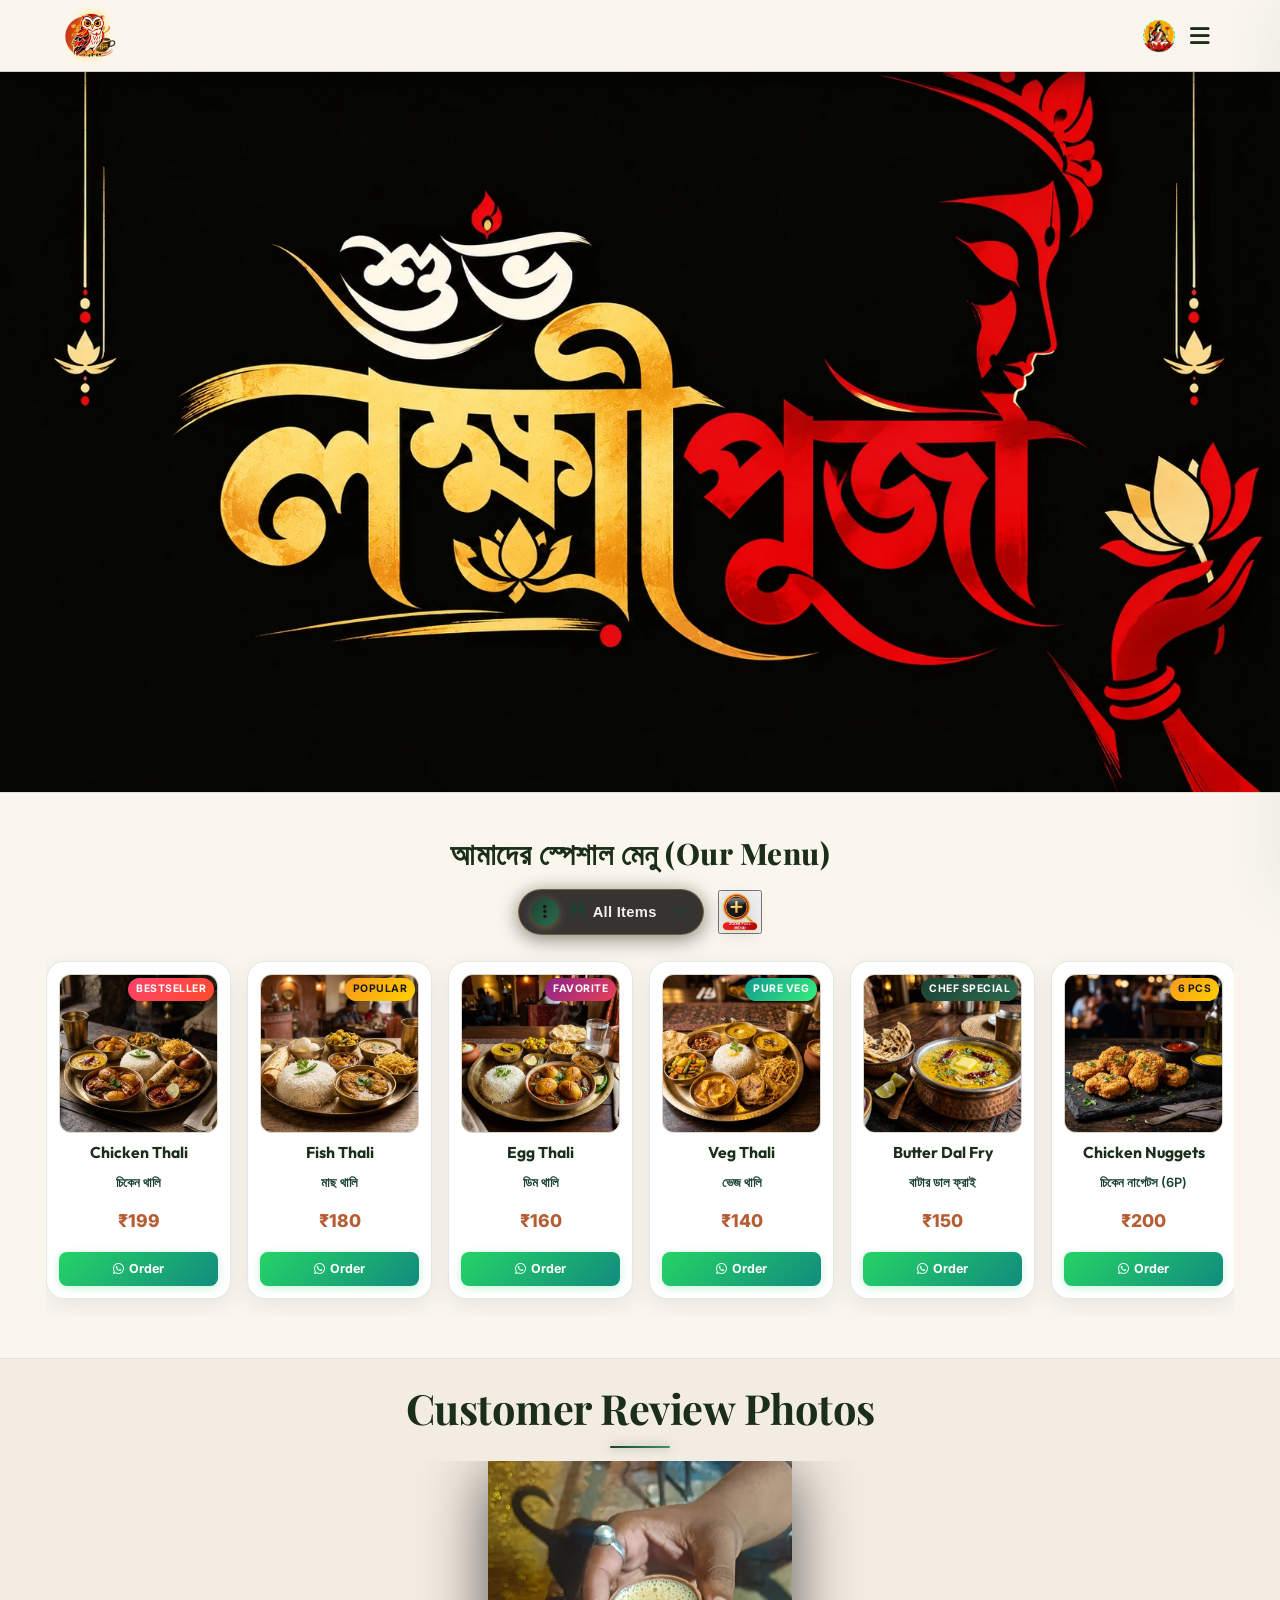
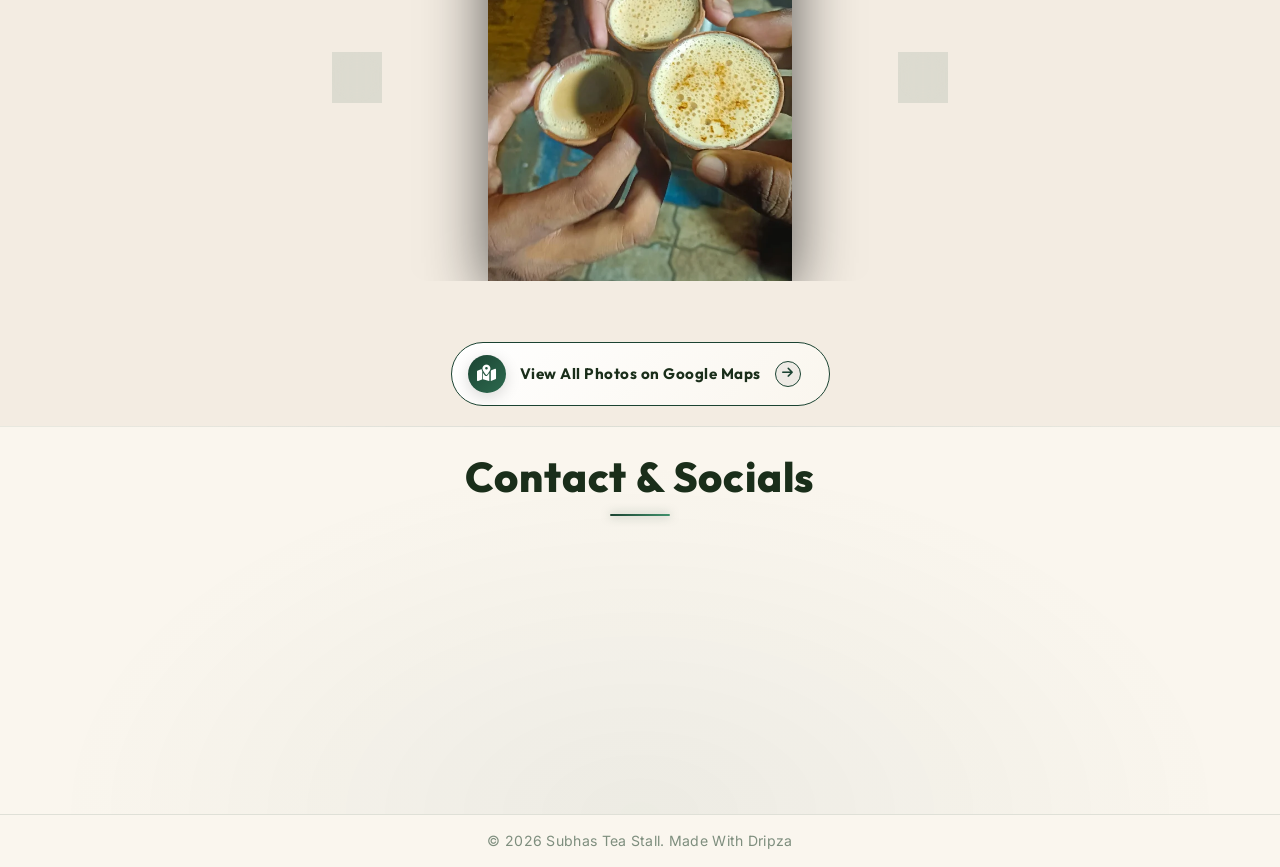
<file: index.html>
﻿<!DOCTYPE html>
<html lang="bn">
<head>
    <meta charset="UTF-8">
    <meta name="viewport" content="width=device-width, initial-scale=1.0">
    <title>Subhas Tea Stall</title>
    <link rel="icon" type="image/png" href="assets/subhas-tea-stall-logo.webp">
    <link href="https://fonts.googleapis.com/css2?family=Playfair+Display:wght@400;600;700;800&family=Outfit:wght@300;400;600;800&family=Inter:wght@300;400;500;600&display=swap" rel="stylesheet">
    <link rel="stylesheet" href="https://cdnjs.cloudflare.com/ajax/libs/font-awesome/6.4.0/css/all.min.css">
    <link rel="stylesheet" href="styles.css?v=1.3">
</head>
<body class="no-scroll">
    <!-- Preloader Screen -->
    <div id="preloader">
        <div class="preloader-content">
            <h1 class="preloader-title">Welcome to <br><span class="highlight">Subhas Tea Stall</span></h1>
            <div class="preloader-loader">
                <div class="loader-bar"></div>
            </div>
        </div>
    </div>
    <!-- Navbar -->
    <nav class="navbar">
        <div class="logo-container">
            <img src="assets/subhas-tea-stall-logo.webp" alt="Subhas Tea Stall Logo" class="logo-brand-img">
            <div class="logo-text-wrapper">
                <span class="animated-football-header" title="Mahalaya Special">
                    <img src="assets/lakshmi_puja_web_run_icon.webp" alt="Mahalaya Run Icon" style="object-fit: contain; filter: drop-shadow(0 0 5px rgba(255, 215, 0, 0.6));">
                </span>
                <span class="logo-text">Subhas Tea Stall</span>
            </div>
        </div>
        <span class="rath-yatra-header-text">শুভ লক্ষ্মীপূজা</span>
        <ul class="nav-links">
            <li><a href="#home">Home</a></li>
            <li><a href="#menu">Menu</a></li>
            <li><a href="#reviews">Reviews</a></li>
            <li><a href="#contact">Contact</a></li>
        </ul>
        <div class="navbar-actions">
            <!-- Rakhi Purnima Button for Poster -->
            <button class="fifa-btn" id="open-promo-modal-direct-btn" title="Show Mahalaya Special Poster">
                <div class="fifa-container">
                    <div class="fifa-magic-ring"></div>
                    <img src="assets/lakshmi_puja_web_icon.webp" alt="Mahalaya Special" class="fifa-svg" style="object-fit: contain;">
                </div>
            </button>
            
            <div class="hamburger">
                <i class="fas fa-bars"></i>
            </div>
        </div>
    </nav>

    <!-- Hero Section -->
    <section id="home" class="hero">
        <div class="hero-bg banner-box">
            <img src="assets/lakshmi_puja_greeting_banner.webp" alt="Durga Puja Festival Banner" class="active">
            <img src="assets/banner_1.webp" alt="Subhas Tea Stall Banner 1">
            <img src="assets/banner_2.webp" alt="Subhas Tea Stall Banner 2">
            <img src="assets/banner_3.webp" alt="Subhas Tea Stall Banner 3">
            <img src="assets/banner_4.webp" alt="Subhas Tea Stall Banner 4">
            <img src="assets/banner_5.webp" alt="Subhas Tea Stall Banner 5">
            <img src="assets/banner_6.webp" alt="Subhas Tea Stall Banner 6">
            <div class="overlay"></div>
        </div>
        <!-- Click/Hover Zones for Banner Control -->
        <div class="hero-nav-zone left-zone" title="Previous Image"></div>
        <div class="hero-nav-zone right-zone" title="Next Image"></div>
    </section>

                <!-- Digital Restaurant Menu Section -->
    <section id="menu" class="main-menu-section">
        <div class="menu-header-wrapper">
            <div class="menu-eyebrow-container">
                <span class="menu-eyebrow">আমাদের স্পেশাল মেনু (Our Menu)</span>
            </div>
        </div>

        <!-- Menu Category Filter Tabs -->
                <!-- Menu Category Filter Dropdown (Three-Dot Filter Menu) -->
        <!-- Menu Filter and Zoom Controls Row -->
        <div class="menu-filter-controls-row">
            <div class="menu-filter-dropdown-wrapper" id="main-menu-filter-dropdown-wrapper">
            <button type="button" class="menu-filter-dots-btn" id="main-menu-filter-dots-btn" aria-expanded="false" aria-haspopup="true" title="Filter Menu">
                <span class="three-dots-icon-box">
                    <i class="fas fa-ellipsis-v"></i>
                </span>
                <span class="current-filter-label" id="main-current-filter-label">
                    <i class="fas fa-utensils"></i>
                    <span>All Items</span>
                </span>
                <i class="fas fa-chevron-down filter-dropdown-arrow"></i>
            </button>

            <!-- Dropdown List of Category Filter Options -->
            <div class="menu-filter-dropdown-menu" id="main-menu-filter-dropdown-menu">
                <div class="menu-filter-dropdown-header">
                    <span><i class="fas fa-filter"></i> Filter Category</span>
                </div>
                <div class="menu-filter-dropdown-list">
                    <button type="button" class="menu-tab-btn active" data-category="all">
                        <span class="tab-btn-content">
                            <i class="fas fa-utensils tab-icon"></i>
                            <span class="tab-title">All Items</span>
                        </span>
                        <i class="fas fa-check active-indicator-icon"></i>
                    </button>
                    <button type="button" class="menu-tab-btn" data-category="thali">
                        <span class="tab-btn-content">
                            <i class="fas fa-bowl-rice tab-icon"></i>
                            <span class="tab-title">Bengali Thali</span>
                        </span>
                        <i class="fas fa-check active-indicator-icon"></i>
                    </button>
                    <button type="button" class="menu-tab-btn" data-category="snacks">
                        <span class="tab-btn-content">
                            <i class="fas fa-burger tab-icon"></i>
                            <span class="tab-title">Breakfast & Snacks</span>
                        </span>
                        <i class="fas fa-check active-indicator-icon"></i>
                    </button>
                    <button type="button" class="menu-tab-btn" data-category="beverages">
                        <span class="tab-btn-content">
                            <i class="fas fa-mug-hot tab-icon"></i>
                            <span class="tab-title">Tea & Coffee</span>
                        </span>
                        <i class="fas fa-check active-indicator-icon"></i>
                    </button>
                    <button type="button" class="menu-tab-btn" data-category="extras">
                        <span class="tab-btn-content">
                            <i class="fas fa-plate-wheat tab-icon"></i>
                            <span class="tab-title">Sides & Extras</span>
                        </span>
                        <i class="fas fa-check active-indicator-icon"></i>
                    </button>
                </div>
            </div>
        </div>

            <!-- Zoom Full Menu Button on Right Side of Filter -->
            <button type="button" class="menu-zoom-img-btn" id="open-full-menu-modal-btn" title="Open Complete Menu Card (সম্পূর্ণ মেনু)">
                    <img src="assets/zoom_full_menu_icon.webp" alt="Zoom Full Menu" class="zoom-full-menu-img">
                </button>
        </div>
        

        <!-- Menu Cards Horizontal Side-Scroll Wrapper -->
        <div class="main-menu-scroll-wrapper">
            <div class="main-menu-scroll-track" id="main-restaurant-menu-scroll">
                
                <!-- 1. Chicken Thali -->
                <div class="food-menu-card" data-category="thali">
                    <div class="food-card-badge bestseller">Bestseller</div>
                    <div class="food-card-img-box">
                        <img src="assets/menu_chicken_thali.webp" alt="Chicken Thali" loading="lazy">
                    </div>
                    <div class="food-card-body">
                        <h3 class="food-title">Chicken Thali</h3>
                        <span class="bengali-title">চিকেন থালি</span>
                        <span class="food-price">₹199</span>
                        <a href="https://wa.me/919547683177?text=Hi%20Subhas%20Tea%20Stall,%20I%20want%20to%20order%20Chicken%20Thali%20(₹199)" target="_blank" class="food-order-btn">
                            <i class="fab fa-whatsapp"></i> Order
                        </a>
                    </div>
                </div>

                <!-- 2. Fish Thali -->
                <div class="food-menu-card" data-category="thali">
                    <div class="food-card-badge popular">Popular</div>
                    <div class="food-card-img-box">
                        <img src="assets/menu_fish_thali.webp" alt="Fish Thali" loading="lazy">
                    </div>
                    <div class="food-card-body">
                        <h3 class="food-title">Fish Thali</h3>
                        <span class="bengali-title">মাছ থালি</span>
                        <span class="food-price">₹180</span>
                        <a href="https://wa.me/919547683177?text=Hi%20Subhas%20Tea%20Stall,%20I%20want%20to%20order%20Fish%20Thali%20(₹180)" target="_blank" class="food-order-btn">
                            <i class="fab fa-whatsapp"></i> Order
                        </a>
                    </div>
                </div>

                <!-- 3. Egg Thali -->
                <div class="food-menu-card" data-category="thali">
                    <div class="food-card-badge special">Favorite</div>
                    <div class="food-card-img-box">
                        <img src="assets/menu_egg_thali.webp" alt="Egg Thali" loading="lazy">
                    </div>
                    <div class="food-card-body">
                        <h3 class="food-title">Egg Thali</h3>
                        <span class="bengali-title">ডিম থালি</span>
                        <span class="food-price">₹160</span>
                        <a href="https://wa.me/919547683177?text=Hi%20Subhas%20Tea%20Stall,%20I%20want%20to%20order%20Egg%20Thali%20(₹160)" target="_blank" class="food-order-btn">
                            <i class="fab fa-whatsapp"></i> Order
                        </a>
                    </div>
                </div>

                <!-- 4. Veg Thali -->
                <div class="food-menu-card" data-category="thali">
                    <div class="food-card-badge pure-veg">Pure Veg</div>
                    <div class="food-card-img-box">
                        <img src="assets/menu_veg_thali.webp" alt="Veg Thali" loading="lazy">
                    </div>
                    <div class="food-card-body">
                        <h3 class="food-title">Veg Thali</h3>
                        <span class="bengali-title">ভেজ থালি</span>
                        <span class="food-price">₹140</span>
                        <a href="https://wa.me/919547683177?text=Hi%20Subhas%20Tea%20Stall,%20I%20want%20to%20order%20Veg%20Thali%20(₹140)" target="_blank" class="food-order-btn">
                            <i class="fab fa-whatsapp"></i> Order
                        </a>
                    </div>
                </div>

                <!-- 5. Butter Dal Fry -->
                <div class="food-menu-card" data-category="extras">
                    <div class="food-card-badge chef">Chef Special</div>
                    <div class="food-card-img-box">
                        <img src="assets/menu_butter_dal_fry.webp" alt="Butter Dal Fry" loading="lazy">
                    </div>
                    <div class="food-card-body">
                        <h3 class="food-title">Butter Dal Fry</h3>
                        <span class="bengali-title">বাটার ডাল ফ্রাই</span>
                        <span class="food-price">₹150</span>
                        <a href="https://wa.me/919547683177?text=Hi%20Subhas%20Tea%20Stall,%20I%20want%20to%20order%20Butter%20Dal%20Fry%20(₹150)" target="_blank" class="food-order-btn">
                            <i class="fab fa-whatsapp"></i> Order
                        </a>
                    </div>
                </div>

                <!-- 6. Chicken Nuggets -->
                <div class="food-menu-card" data-category="snacks">
                    <div class="food-card-badge popular">6 Pcs</div>
                    <div class="food-card-img-box">
                        <img src="assets/menu_chicken_nuggets.webp" alt="Chicken Nuggets" loading="lazy">
                    </div>
                    <div class="food-card-body">
                        <h3 class="food-title">Chicken Nuggets</h3>
                        <span class="bengali-title">চিকেন নাগেটস (6P)</span>
                        <span class="food-price">₹200</span>
                        <a href="https://wa.me/919547683177?text=Hi%20Subhas%20Tea%20Stall,%20I%20want%20to%20order%20Chicken%20Nuggets%20(₹200)" target="_blank" class="food-order-btn">
                            <i class="fab fa-whatsapp"></i> Order
                        </a>
                    </div>
                </div>

                <!-- 7. Aloo Tikki -->
                <div class="food-menu-card" data-category="snacks">
                    <div class="food-card-badge pure-veg">Big Size</div>
                    <div class="food-card-img-box">
                        <img src="assets/menu_aloo_tikki.webp" alt="Aloo Tikki Big Size" loading="lazy">
                    </div>
                    <div class="food-card-body">
                        <h3 class="food-title">Aloo Tikki 6P</h3>
                        <span class="bengali-title">আলু টিক্কি (6P)</span>
                        <span class="food-price">₹180</span>
                        <a href="https://wa.me/919547683177?text=Hi%20Subhas%20Tea%20Stall,%20I%20want%20to%20order%20Aloo%20Tikki%20(₹180)" target="_blank" class="food-order-btn">
                            <i class="fab fa-whatsapp"></i> Order
                        </a>
                    </div>
                </div>

                <!-- 8. Egg Maggie -->
                <div class="food-menu-card" data-category="snacks">
                    <div class="food-card-badge popular">Hot</div>
                    <div class="food-card-img-box">
                        <img src="assets/menu_egg_maggie.webp" alt="Egg Maggie" loading="lazy">
                    </div>
                    <div class="food-card-body">
                        <h3 class="food-title">Egg Maggie</h3>
                        <span class="bengali-title">এগ ম্যাগি</span>
                        <span class="food-price">₹80</span>
                        <a href="https://wa.me/919547683177?text=Hi%20Subhas%20Tea%20Stall,%20I%20want%20to%20order%20Egg%20Maggie%20(₹80)" target="_blank" class="food-order-btn">
                            <i class="fab fa-whatsapp"></i> Order
                        </a>
                    </div>
                </div>

                <!-- 9. Veg Maggie -->
                <div class="food-menu-card" data-category="snacks">
                    <div class="food-card-badge pure-veg">Veg</div>
                    <div class="food-card-img-box">
                        <img src="assets/menu_egg_maggie.webp" alt="Veg Maggie" loading="lazy">
                    </div>
                    <div class="food-card-body">
                        <h3 class="food-title">Veg Maggie</h3>
                        <span class="bengali-title">ভেজ ম্যাগি</span>
                        <span class="food-price">₹60</span>
                        <a href="https://wa.me/919547683177?text=Hi%20Subhas%20Tea%20Stall,%20I%20want%20to%20order%20Veg%20Maggie%20(₹60)" target="_blank" class="food-order-btn">
                            <i class="fab fa-whatsapp"></i> Order
                        </a>
                    </div>
                </div>

                <!-- 10. Bread Omelette -->
                <div class="food-menu-card" data-category="snacks">
                    <div class="food-card-badge special">Breakfast</div>
                    <div class="food-card-img-box">
                        <img src="assets/menu6.webp" alt="Bread Omelette Jam Butter" loading="lazy">
                    </div>
                    <div class="food-card-body">
                        <h3 class="food-title">Bread Omelette</h3>
                        <span class="bengali-title">ব্রেড ওমলেট / জ্যাম</span>
                        <span class="food-price">₹60</span>
                        <a href="https://wa.me/919547683177?text=Hi%20Subhas%20Tea%20Stall,%20I%20want%20to%20order%20Bread%20Omelette%20(₹60)" target="_blank" class="food-order-btn">
                            <i class="fab fa-whatsapp"></i> Order
                        </a>
                    </div>
                </div>

                <!-- 11. Chai & Coffee -->
                <div class="food-menu-card" data-category="beverages">
                    <div class="food-card-badge special">Hot</div>
                    <div class="food-card-img-box">
                        <img src="assets/menu_tea_coffee.webp" alt="Coffee" loading="lazy">
                    </div>
                    <div class="food-card-body">
                        <h3 class="food-title">Milk / Black Coffee</h3>
                        <span class="bengali-title">কফি (Min 2 Cup)</span>
                        <span class="food-price">₹50</span>
                        <a href="https://wa.me/919547683177?text=Hi%20Subhas%20Tea%20Stall,%20I%20want%20to%20order%20Coffee" target="_blank" class="food-order-btn">
                            <i class="fab fa-whatsapp"></i> Order
                        </a>
                    </div>
                </div>

                <!-- 12. Milk / Black Tea -->
                <div class="food-menu-card" data-category="beverages">
                    <div class="food-card-badge bestseller">Chai</div>
                    <div class="food-card-img-box">
                        <img src="assets/menu_tea_coffee.webp" alt="Tea" loading="lazy">
                    </div>
                    <div class="food-card-body">
                        <h3 class="food-title">Black / Milk Tea</h3>
                        <span class="bengali-title">চা (Min 2 Cup)</span>
                        <span class="food-price">₹25</span>
                        <a href="https://wa.me/919547683177?text=Hi%20Subhas%20Tea%20Stall,%20I%20want%20to%20order%20Tea" target="_blank" class="food-order-btn">
                            <i class="fab fa-whatsapp"></i> Order
                        </a>
                    </div>
                </div>

                <!-- 13. Green Tea -->
                <div class="food-menu-card" data-category="beverages">
                    <div class="food-card-badge pure-veg">Healthy</div>
                    <div class="food-card-img-box">
                        <img src="assets/menu_tea_coffee.webp" alt="Green Tea" loading="lazy">
                    </div>
                    <div class="food-card-body">
                        <h3 class="food-title">Green Tea</h3>
                        <span class="bengali-title">গ্রিন টি (Min 2 Cup)</span>
                        <span class="food-price">₹40</span>
                        <a href="https://wa.me/919547683177?text=Hi%20Subhas%20Tea%20Stall,%20I%20want%20to%20order%20Green%20Tea" target="_blank" class="food-order-btn">
                            <i class="fab fa-whatsapp"></i> Order
                        </a>
                    </div>
                </div>

                <!-- 14. Extra Chicken 4P -->
                <div class="food-menu-card" data-category="extras">
                    <div class="food-card-badge popular">4 Pcs</div>
                    <div class="food-card-img-box">
                        <img src="assets/menu_chicken_thali.webp" alt="Extra Chicken" loading="lazy">
                    </div>
                    <div class="food-card-body">
                        <h3 class="food-title">Extra Chicken (4P)</h3>
                        <span class="bengali-title">চিকেন কারি (4P)</span>
                        <span class="food-price">₹180</span>
                        <a href="https://wa.me/919547683177?text=Hi%20Subhas%20Tea%20Stall,%20I%20want%20to%20order%20Extra%20Chicken%204P%20(₹180)" target="_blank" class="food-order-btn">
                            <i class="fab fa-whatsapp"></i> Order
                        </a>
                    </div>
                </div>

                <!-- 15. Extra Mutton 1P -->
                <div class="food-menu-card" data-category="extras">
                    <div class="food-card-badge special">Special</div>
                    <div class="food-card-img-box">
                        <img src="assets/menu3.webp" alt="Extra Mutton" loading="lazy">
                    </div>
                    <div class="food-card-body">
                        <h3 class="food-title">Extra Mutton (1P)</h3>
                        <span class="bengali-title">মটন (স্পেশাল অর্ডার)</span>
                        <span class="food-price">₹80</span>
                        <a href="https://wa.me/919547683177?text=Hi%20Subhas%20Tea%20Stall,%20I%20want%20to%20order%20Extra%20Mutton%20(₹80)" target="_blank" class="food-order-btn">
                            <i class="fab fa-whatsapp"></i> Order
                        </a>
                    </div>
                </div>

                <!-- 16. Extra Fish 1P -->
                <div class="food-menu-card" data-category="extras">
                    <div class="food-card-badge popular">1 Pc</div>
                    <div class="food-card-img-box">
                        <img src="assets/menu_fish_thali.webp" alt="Extra Fish" loading="lazy">
                    </div>
                    <div class="food-card-body">
                        <h3 class="food-title">Extra Fish (1P)</h3>
                        <span class="bengali-title">মাছ ১ পিস</span>
                        <span class="food-price">₹80</span>
                        <a href="https://wa.me/919547683177?text=Hi%20Subhas%20Tea%20Stall,%20I%20want%20to%20order%20Extra%20Fish%20(₹80)" target="_blank" class="food-order-btn">
                            <i class="fab fa-whatsapp"></i> Order
                        </a>
                    </div>
                </div>

                <!-- 17. Green Salad -->
                <div class="food-menu-card" data-category="extras">
                    <div class="food-card-badge pure-veg">Fresh</div>
                    <div class="food-card-img-box">
                        <img src="assets/menu_veg_thali.webp" alt="Green Salad" loading="lazy">
                    </div>
                    <div class="food-card-body">
                        <h3 class="food-title">Green Salad</h3>
                        <span class="bengali-title">গ্রিন স্যালাড</span>
                        <span class="food-price">₹100</span>
                        <a href="https://wa.me/919547683177?text=Hi%20Subhas%20Tea%20Stall,%20I%20want%20to%20order%20Green%20Salad%20(₹100)" target="_blank" class="food-order-btn">
                            <i class="fab fa-whatsapp"></i> Order
                        </a>
                    </div>
                </div>

                <!-- 18. Extra Egg (2P) -->
                <div class="food-menu-card" data-category="extras">
                    <div class="food-card-badge special">2 Pcs</div>
                    <div class="food-card-img-box">
                        <img src="assets/menu_egg_thali.webp" alt="Extra Egg 2P" loading="lazy">
                    </div>
                    <div class="food-card-body">
                        <h3 class="food-title">Extra Egg (2P)</h3>
                        <span class="bengali-title">ডিম (২ পিস)</span>
                        <span class="food-price">₹50</span>
                        <a href="https://wa.me/919547683177?text=Hi%20Subhas%20Tea%20Stall,%20I%20want%20to%20order%20Extra%20Egg%202P%20(₹50)" target="_blank" class="food-order-btn">
                            <i class="fab fa-whatsapp"></i> Order
                        </a>
                    </div>
                </div>

                <!-- 19. Extra Rice -->
                <div class="food-menu-card" data-category="extras">
                    <div class="food-card-badge popular">1 Plate</div>
                    <div class="food-card-img-box">
                        <img src="assets/menu_veg_thali.webp" alt="Extra Rice" loading="lazy">
                    </div>
                    <div class="food-card-body">
                        <h3 class="food-title">Extra Rice</h3>
                        <span class="bengali-title">এক্সট্রা ভাত</span>
                        <span class="food-price">₹50</span>
                        <a href="https://wa.me/919547683177?text=Hi%20Subhas%20Tea%20Stall,%20I%20want%20to%20order%20Extra%20Rice%20(₹50)" target="_blank" class="food-order-btn">
                            <i class="fab fa-whatsapp"></i> Order
                        </a>
                    </div>
                </div>

                <!-- 20. Extra Misti / Papad / Roti -->
                <div class="food-menu-card" data-category="extras">
                    <div class="food-card-badge pure-veg">Per Pc</div>
                    <div class="food-card-img-box">
                        <img src="assets/menu2.webp" alt="Extra Misti Papad Roti" loading="lazy">
                    </div>
                    <div class="food-card-body">
                        <h3 class="food-title">Extra Misti / Papad / Roti</h3>
                        <span class="bengali-title">মিষ্টি / পাঁপড় / রুটি</span>
                        <span class="food-price">₹10</span>
                        <a href="https://wa.me/919547683177?text=Hi%20Subhas%20Tea%20Stall,%20I%20want%20to%20order%20Extra%20Misti%20Papad%20Roti%20(₹10)" target="_blank" class="food-order-btn">
                            <i class="fab fa-whatsapp"></i> Order
                        </a>
                    </div>
                </div>

                <!-- 21. Extra Sabji / Dal / Vaji -->
                <div class="food-menu-card" data-category="extras">
                    <div class="food-card-badge pure-veg">Side Bowl</div>
                    <div class="food-card-img-box">
                        <img src="assets/menu_butter_dal_fry.webp" alt="Extra Sabji Dal Vaji" loading="lazy">
                    </div>
                    <div class="food-card-body">
                        <h3 class="food-title">Extra Sabji / Dal / Vaji</h3>
                        <span class="bengali-title">সবজি / ডাল / ভাজি</span>
                        <span class="food-price">₹30</span>
                        <a href="https://wa.me/919547683177?text=Hi%20Subhas%20Tea%20Stall,%20I%20want%20to%20order%20Extra%20Sabji%20Dal%20Vaji%20(₹30)" target="_blank" class="food-order-btn">
                            <i class="fab fa-whatsapp"></i> Order
                        </a>
                    </div>
                </div>

                <!-- 18. Water Bottle -->
                <div class="food-menu-card" data-category="beverages">
                    <div class="food-card-badge pure-veg">Mineral</div>
                    <div class="food-card-img-box">
                        <img src="assets/menu5.webp" alt="Water Bottle" loading="lazy">
                    </div>
                    <div class="food-card-body">
                        <h3 class="food-title">Water Bottle</h3>
                        <span class="bengali-title">জল 1L / 2L</span>
                        <span class="food-price">₹20 / ₹30</span>
                        <a href="https://wa.me/919547683177?text=Hi%20Subhas%20Tea%20Stall,%20I%20want%20to%20order%20Water%20Bottle" target="_blank" class="food-order-btn">
                            <i class="fab fa-whatsapp"></i> Order
                        </a>
                    </div>
                </div>

            </div>
        </div>
    </section>

    <!-- Reviews Section (Photo Gallery) -->
    <section id="reviews" class="reviews-section">
        <h2 class="section-title">Customer Review Photos</h2>
        <div class="reviews-slider-container">
            <div class="reviews-slider">
                <div class="review-slide active">
                    <img src="assets/review_1.webp" alt="Customer Review 1">
                </div>
                <div class="review-slide">
                    <img src="assets/review_2.webp" alt="Customer Review 2">
                </div>
                <div class="review-slide">
                    <img src="assets/review_3.webp" alt="Customer Review 3">
                </div>
                <div class="review-slide">
                    <img src="assets/review_4.webp" alt="Customer Review 4">
                </div>
                <div class="review-slide">
                    <img src="assets/review_5.webp" alt="Customer Review 5">
                </div>
                <div class="review-slide">
                    <img src="assets/review_6.webp" alt="Customer Review 6">
                </div>
                <div class="review-slide">
                    <img src="assets/review_7.webp" alt="Customer Review 7">
                </div>
                <div class="review-slide">
                    <img src="assets/review_8.webp" alt="Customer Review 8">
                </div>
                <div class="review-slide">
                    <img src="assets/review_9.webp" alt="Customer Review 9">
                </div>
                <div class="review-slide">
                    <img src="assets/review_10.webp" alt="Customer Review 10">
                </div>
                <div class="review-slide">
                    <img src="assets/review_11.webp" alt="Customer Review 11">
                </div>
                <div class="review-slide">
                    <img src="assets/review_12.webp" alt="Customer Review 12">
                </div>
                <div class="review-slide">
                    <img src="assets/review_13.webp" alt="Customer Review 13">
                </div>
                <div class="review-slide">
                    <img src="assets/review_14.webp" alt="Customer Review 14">
                </div>
                <div class="review-slide">
                    <img src="assets/review_15.webp" alt="Customer Review 15">
                </div>
            </div>
            
            <!-- Slider Controls -->
            <button class="slider-btn prev-btn"><i class="fas fa-chevron-left"></i></button>
            <button class="slider-btn next-btn"><i class="fas fa-chevron-right"></i></button>
            
            <!-- Slider Dots -->
            <div class="slider-dots"></div>
        </div>
        <div style="text-align: center; margin-top: 3rem;">
            <div class="reviews-cta-wrapper">
            <a href="https://maps.app.goo.gl/wQAtMubiSSUngBWE6" target="_blank" class="modern-maps-btn" title="Open Google Maps Gallery">
                <span class="maps-icon-badge"><i class="fas fa-map-marked-alt"></i></span>
                <span class="maps-btn-text">View All Photos on Google Maps</span>
                <span class="maps-arrow-circle"><i class="fas fa-arrow-right"></i></span>
            </a>
        </div>
        </div>
    </section>

    <!-- Contact & Footer -->
    <section id="contact" class="contact-section">
        <h2 class="section-title">Contact & Socials</h2>
        <div class="contact-container glassmorphism">
            <div class="contact-info">
                <h2>Visit Us</h2>
                <div class="info-item">
                    <a href="https://maps.app.goo.gl/G2WY5pdnE6Z5z4eN9" target="_blank" style="color: inherit; text-decoration: none; display: flex; align-items: center; gap: 15px;">
                        <i class="fas fa-map-marker-alt"></i>
                        <p>Nabadwip, West Bengal 741302</p>
                    </a>
                </div>
                <div class="info-item">
                    <a href="tel:+919547683177" style="color: inherit; text-decoration: none; display: flex; align-items: center; gap: 15px;">
                        <i class="fas fa-phone-alt"></i>
                        <p>+91 9547683177</p>
                    </a>
                </div>
                <div class="info-item">
                    <a href="mailto:subhasteastall@gmail.com" style="color: inherit; text-decoration: none; display: flex; align-items: center; gap: 15px;">
                        <i class="fas fa-envelope"></i>
                        <p>subhasteastall@gmail.com</p>
                    </a>
                </div>
            </div>
            <div class="social-links">
                <h2>Follow Us</h2>
                <div class="social-icons">
                    <a href="#" class="social-icon"><i class="fab fa-instagram"></i></a>
                    <a href="#" class="social-icon"><i class="fab fa-facebook-f"></i></a>
                    <a href="#" class="social-icon"><i class="fab fa-youtube"></i></a>
                    <a href="https://wa.me/919547683177" target="_blank" class="social-icon"><i class="fab fa-whatsapp"></i></a>
                    <a href="https://maps.app.goo.gl/G2WY5pdnE6Z5z4eN9" target="_blank" class="social-icon"><i class="fas fa-map-marker-alt"></i></a>
                </div>
            </div>
        </div>
    </section>

    <footer>
        <p>&copy; 2026 Subhas Tea Stall. Made With Dripza</p>
    </footer>



    <!-- Full Menu Interactive Modal -->
    <div class="full-menu-modal" id="full-menu-modal" aria-hidden="true">
        <div class="full-menu-modal-overlay" id="full-menu-modal-overlay"></div>
        <div class="full-menu-modal-container">
            <!-- Modal Sticky Top Header Container (Header + Hero Title + Search + Category Tabs) -->
            <div class="full-menu-modal-top-section">
                <!-- Modal Header -->
                <div class="full-menu-modal-header">
                    <div class="full-menu-modal-header-left">
                        <button class="menu-modal-close-btn" id="close-full-menu-modal-btn" aria-label="Close Full Menu">
                            <i class="fas fa-arrow-left"></i> <span>Back</span>
                        </button>
                        <div class="full-menu-modal-title">
                            Subhas Tea Stall
                        </div>
                    </div>
                    <div class="full-menu-modal-header-right">
                        <a href="#modal-order-timings" class="menu-modal-timing-btn" id="modal-timing-btn" title="Order Timings">
                            <i class="fas fa-clock"></i> <span>Timings</span>
                        </a>
                        <a href="tel:919547683177" class="menu-modal-call-btn">
                            <i class="fas fa-phone-alt"></i> <span>919547683177</span>
                        </a>
                        <button class="menu-modal-close-icon-btn" id="close-full-menu-icon-btn" aria-label="Close">
                            <i class="fas fa-times"></i>
                        </button>
                    </div>
                </div>

                <!-- Modal Hero Header -->
                <div class="full-menu-hero">
                    <h1>Complete Menu Card <span class="bengali-heading">আমাদের সম্পূর্ণ ডিজিটাল মেনু</span></h1>
                </div>

                <!-- Search Bar & Category Filter Tabs -->
                <div class="menu-control-bar">
                    

                    <!-- Modal Category Filter Dropdown (Three-Dot Filter Menu) -->
                    <div class="menu-filter-dropdown-wrapper" id="modal-menu-filter-dropdown-wrapper">
            <button type="button" class="menu-filter-dots-btn" id="modal-menu-filter-dots-btn" aria-expanded="false" aria-haspopup="true" title="Filter Menu">
                <span class="three-dots-icon-box">
                    <i class="fas fa-ellipsis-v"></i>
                </span>
                <span class="current-filter-label" id="modal-current-filter-label">
                    <i class="fas fa-utensils"></i>
                    <span>All Items</span>
                </span>
                <i class="fas fa-chevron-down filter-dropdown-arrow"></i>
            </button>

            <!-- Dropdown List of Category Filter Options -->
            <div class="menu-filter-dropdown-menu" id="modal-menu-filter-dropdown-menu">
                <div class="menu-filter-dropdown-header">
                    <span><i class="fas fa-filter"></i> Filter Category</span>
                </div>
                <div class="menu-filter-dropdown-list">
                    <button type="button" class="menu-tab-btn active" data-category="all">
                        <span class="tab-btn-content">
                            <i class="fas fa-utensils tab-icon"></i>
                            <span class="tab-title">All Items</span>
                        </span>
                        <i class="fas fa-check active-indicator-icon"></i>
                    </button>
                    <button type="button" class="menu-tab-btn" data-category="thali">
                        <span class="tab-btn-content">
                            <i class="fas fa-bowl-rice tab-icon"></i>
                            <span class="tab-title">Bengali Thali</span>
                        </span>
                        <i class="fas fa-check active-indicator-icon"></i>
                    </button>
                    <button type="button" class="menu-tab-btn" data-category="snacks">
                        <span class="tab-btn-content">
                            <i class="fas fa-burger tab-icon"></i>
                            <span class="tab-title">Breakfast & Snacks</span>
                        </span>
                        <i class="fas fa-check active-indicator-icon"></i>
                    </button>
                    <button type="button" class="menu-tab-btn" data-category="beverages">
                        <span class="tab-btn-content">
                            <i class="fas fa-mug-hot tab-icon"></i>
                            <span class="tab-title">Tea & Coffee</span>
                        </span>
                        <i class="fas fa-check active-indicator-icon"></i>
                    </button>
                    <button type="button" class="menu-tab-btn" data-category="extras">
                        <span class="tab-btn-content">
                            <i class="fas fa-plate-wheat tab-icon"></i>
                            <span class="tab-title">Sides & Extras</span>
                        </span>
                        <i class="fas fa-check active-indicator-icon"></i>
                    </button>
                </div>
            </div>
                </div>

                    <div class="search-box-wrapper">
                        <i class="fas fa-search"></i>
                        <input type="text" id="modal-menu-search-input" placeholder="খাবারের নাম লিখে খুঁজুন (Search dishes...)" autocomplete="off" enterkeyhint="search">
                        <button type="button" id="modal-menu-search-clear" class="search-clear-btn" aria-label="Clear search" title="à¦®à§à¦›à§‡ à¦«à§‡à¦²à§à¦¨ (Clear)">
                            <i class="fas fa-times"></i>
                        </button>
                    </div>
            </div>
            </div>

            <div class="full-menu-modal-body">
                <!-- Complete Menu Card Grid -->
                <div class="compact-menu-grid-container">
                    <div class="compact-grid" id="modal-full-menu-grid">

                        <!-- 1. Chicken Thali -->
                        <div class="food-menu-card" data-category="thali" data-keywords="chicken thali murgi murgir mangsho rice dal sabji thali">
                            <div class="food-card-badge bestseller">Bestseller</div>
                            <div class="food-card-img-box">
                                <img src="assets/menu_chicken_thali.webp" alt="Chicken Thali" loading="lazy">
                            </div>
                            <div class="food-card-body">
                                <h3 class="food-title">Chicken Thali</h3>
                                <span class="bengali-title">চিকেন থালি</span>
                                <span class="food-price">₹199</span>
                                <a href="https://wa.me/919547683177?text=Hi%20Subhas%20Tea%20Stall,%20I%20want%20to%20order%20Chicken%20Thali%20(₹199)" target="_blank" class="food-order-btn">
                                    <i class="fab fa-whatsapp"></i> Order
                                </a>
                            </div>
                        </div>

                        <!-- 2. Fish Thali -->
                        <div class="food-menu-card" data-category="thali" data-keywords="fish thali macher thali mach jhol rui katla rice dal thali">
                            <div class="food-card-badge popular">Popular</div>
                            <div class="food-card-img-box">
                                <img src="assets/menu_fish_thali.webp" alt="Fish Thali" loading="lazy">
                            </div>
                            <div class="food-card-body">
                                <h3 class="food-title">Fish Thali</h3>
                                <span class="bengali-title">মাছ থালি</span>
                                <span class="food-price">₹180</span>
                                <a href="https://wa.me/919547683177?text=Hi%20Subhas%20Tea%20Stall,%20I%20want%20to%20order%20Fish%20Thali%20(₹180)" target="_blank" class="food-order-btn">
                                    <i class="fab fa-whatsapp"></i> Order
                                </a>
                            </div>
                        </div>

                        <!-- 3. Egg Thali -->
                        <div class="food-menu-card" data-category="thali" data-keywords="egg thali dimer thali dim kosha rice dal thali">
                            <div class="food-card-badge special">Favorite</div>
                            <div class="food-card-img-box">
                                <img src="assets/menu_egg_thali.webp" alt="Egg Thali" loading="lazy">
                            </div>
                            <div class="food-card-body">
                                <h3 class="food-title">Egg Thali</h3>
                                <span class="bengali-title">ডিম থালি</span>
                                <span class="food-price">₹160</span>
                                <a href="https://wa.me/919547683177?text=Hi%20Subhas%20Tea%20Stall,%20I%20want%20to%20order%20Egg%20Thali%20(₹160)" target="_blank" class="food-order-btn">
                                    <i class="fab fa-whatsapp"></i> Order
                                </a>
                            </div>
                        </div>

                        <!-- 4. Veg Thali -->
                        <div class="food-menu-card" data-category="thali" data-keywords="veg thali niramish thali paneer dal sabji rice mishti doi">
                            <div class="food-card-badge pure-veg">Pure Veg</div>
                            <div class="food-card-img-box">
                                <img src="assets/menu_veg_thali.webp" alt="Veg Thali" loading="lazy">
                            </div>
                            <div class="food-card-body">
                                <h3 class="food-title">Veg Thali</h3>
                                <span class="bengali-title">ভেজ থালি</span>
                                <span class="food-price">₹140</span>
                                <a href="https://wa.me/919547683177?text=Hi%20Subhas%20Tea%20Stall,%20I%20want%20to%20order%20Veg%20Thali%20(₹140)" target="_blank" class="food-order-btn">
                                    <i class="fab fa-whatsapp"></i> Order
                                </a>
                            </div>
                        </div>

                        <!-- 5. Butter Dal Fry -->
                        <div class="food-menu-card" data-category="extras" data-keywords="butter dal fry yellow dal tadka veg">
                            <div class="food-card-badge chef">Chef Special</div>
                            <div class="food-card-img-box">
                                <img src="assets/menu_butter_dal_fry.webp" alt="Butter Dal Fry" loading="lazy">
                            </div>
                            <div class="food-card-body">
                                <h3 class="food-title">Butter Dal Fry</h3>
                                <span class="bengali-title">বাটার ডাল ফ্রাই</span>
                                <span class="food-price">₹150</span>
                                <a href="https://wa.me/919547683177?text=Hi%20Subhas%20Tea%20Stall,%20I%20want%20to%20order%20Butter%20Dal%20Fry%20(₹150)" target="_blank" class="food-order-btn">
                                    <i class="fab fa-whatsapp"></i> Order
                                </a>
                            </div>
                        </div>

                        <!-- 6. Chicken Nuggets (6P) -->
                        <div class="food-menu-card" data-category="snacks" data-keywords="chicken nuggets 6p fried snacks non-veg">
                            <div class="food-card-badge popular">6 Pcs</div>
                            <div class="food-card-img-box">
                                <img src="assets/menu_chicken_nuggets.webp" alt="Chicken Nuggets" loading="lazy">
                            </div>
                            <div class="food-card-body">
                                <h3 class="food-title">Chicken Nuggets</h3>
                                <span class="bengali-title">চিকেন নাগেটস (6P)</span>
                                <span class="food-price">₹200</span>
                                <a href="https://wa.me/919547683177?text=Hi%20Subhas%20Tea%20Stall,%20I%20want%20to%20order%20Chicken%20Nuggets%20(₹200)" target="_blank" class="food-order-btn">
                                    <i class="fab fa-whatsapp"></i> Order
                                </a>
                            </div>
                        </div>

                        <!-- 7. Aloo Tikki Big Size (6P) -->
                        <div class="food-menu-card" data-category="snacks" data-keywords="aloo tikki potato cutlet snacks big size veg">
                            <div class="food-card-badge pure-veg">Big Size</div>
                            <div class="food-card-img-box">
                                <img src="assets/menu_aloo_tikki.webp" alt="Aloo Tikki Big Size" loading="lazy">
                            </div>
                            <div class="food-card-body">
                                <h3 class="food-title">Aloo Tikki 6P</h3>
                                <span class="bengali-title">আলু টিক্কি (6P)</span>
                                <span class="food-price">₹180</span>
                                <a href="https://wa.me/919547683177?text=Hi%20Subhas%20Tea%20Stall,%20I%20want%20to%20order%20Aloo%20Tikki%20(₹180)" target="_blank" class="food-order-btn">
                                    <i class="fab fa-whatsapp"></i> Order
                                </a>
                            </div>
                        </div>

                        <!-- 8. Egg Maggie -->
                        <div class="food-menu-card" data-category="snacks" data-keywords="egg maggie noodles masala snacks">
                            <div class="food-card-badge popular">Hot</div>
                            <div class="food-card-img-box">
                                <img src="assets/menu_egg_maggie.webp" alt="Egg Maggie" loading="lazy">
                            </div>
                            <div class="food-card-body">
                                <h3 class="food-title">Egg Maggie</h3>
                                <span class="bengali-title">এগ ম্যাগি</span>
                                <span class="food-price">₹80</span>
                                <a href="https://wa.me/919547683177?text=Hi%20Subhas%20Tea%20Stall,%20I%20want%20to%20order%20Egg%20Maggie%20(₹80)" target="_blank" class="food-order-btn">
                                    <i class="fab fa-whatsapp"></i> Order
                                </a>
                            </div>
                        </div>

                        <!-- 9. Veg Maggie -->
                        <div class="food-menu-card" data-category="snacks" data-keywords="veg maggie masala noodles snacks vegetarian">
                            <div class="food-card-badge pure-veg">Veg</div>
                            <div class="food-card-img-box">
                                <img src="assets/menu_egg_maggie.webp" alt="Veg Maggie" loading="lazy">
                            </div>
                            <div class="food-card-body">
                                <h3 class="food-title">Veg Maggie</h3>
                                <span class="bengali-title">ভেজ ম্যাগি</span>
                                <span class="food-price">₹60</span>
                                <a href="https://wa.me/919547683177?text=Hi%20Subhas%20Tea%20Stall,%20I%20want%20to%20order%20Veg%20Maggie%20(₹60)" target="_blank" class="food-order-btn">
                                    <i class="fab fa-whatsapp"></i> Order
                                </a>
                            </div>
                        </div>

                        <!-- 10. Bread Omelette / Jam / Butter -->
                        <div class="food-menu-card" data-category="snacks" data-keywords="bread omelette jam butter breakfast toast egg">
                            <div class="food-card-badge special">Breakfast</div>
                            <div class="food-card-img-box">
                                <img src="assets/menu6.webp" alt="Bread Omelette Jam Butter" loading="lazy">
                            </div>
                            <div class="food-card-body">
                                <h3 class="food-title">Bread Omelette</h3>
                                <span class="bengali-title">ব্রেড ওমলেট / জ্যাম</span>
                                <span class="food-price">₹60</span>
                                <a href="https://wa.me/919547683177?text=Hi%20Subhas%20Tea%20Stall,%20I%20want%20to%20order%20Bread%20Omelette%20(₹60)" target="_blank" class="food-order-btn">
                                    <i class="fab fa-whatsapp"></i> Order
                                </a>
                            </div>
                        </div>

                        <!-- 11. Milk / Black Coffee -->
                        <div class="food-menu-card" data-category="beverages" data-keywords="coffee milk coffee black coffee hot drink beverages espresso">
                            <div class="food-card-badge special">Hot</div>
                            <div class="food-card-img-box">
                                <img src="assets/menu_tea_coffee.webp" alt="Milk and Black Coffee" loading="lazy">
                            </div>
                            <div class="food-card-body">
                                <h3 class="food-title">Milk / Black Coffee</h3>
                                <span class="bengali-title">কফি (Min 2 Cup)</span>
                                <span class="food-price">₹50</span>
                                <a href="https://wa.me/919547683177?text=Hi%20Subhas%20Tea%20Stall,%20I%20want%20to%20order%20Coffee" target="_blank" class="food-order-btn">
                                    <i class="fab fa-whatsapp"></i> Order
                                </a>
                            </div>
                        </div>

                        <!-- 12. Black / Milk Tea -->
                        <div class="food-menu-card" data-category="beverages" data-keywords="tea chai milk tea black tea masala chai beverage">
                            <div class="food-card-badge bestseller">Chai</div>
                            <div class="food-card-img-box">
                                <img src="assets/menu_tea_coffee.webp" alt="Black and Milk Tea" loading="lazy">
                            </div>
                            <div class="food-card-body">
                                <h3 class="food-title">Black / Milk Tea</h3>
                                <span class="bengali-title">চা (Min 2 Cup)</span>
                                <span class="food-price">₹25</span>
                                <a href="https://wa.me/919547683177?text=Hi%20Subhas%20Tea%20Stall,%20I%20want%20to%20order%20Tea" target="_blank" class="food-order-btn">
                                    <i class="fab fa-whatsapp"></i> Order
                                </a>
                            </div>
                        </div>

                        <!-- 13. Green Tea -->
                        <div class="food-menu-card" data-category="beverages" data-keywords="green tea healthy detox hot beverage">
                            <div class="food-card-badge pure-veg">Healthy</div>
                            <div class="food-card-img-box">
                                <img src="assets/menu_tea_coffee.webp" alt="Green Tea" loading="lazy">
                            </div>
                            <div class="food-card-body">
                                <h3 class="food-title">Green Tea</h3>
                                <span class="bengali-title">গ্রিন টি (Min 2 Cup)</span>
                                <span class="food-price">₹40</span>
                                <a href="https://wa.me/919547683177?text=Hi%20Subhas%20Tea%20Stall,%20I%20want%20to%20order%20Green%20Tea" target="_blank" class="food-order-btn">
                                    <i class="fab fa-whatsapp"></i> Order
                                </a>
                            </div>
                        </div>

                        <!-- 14. Extra Chicken (4P) -->
                        <div class="food-menu-card" data-category="extras" data-keywords="extra chicken 4p murgir mangsho chicken curry side non-veg">
                            <div class="food-card-badge popular">4 Pcs</div>
                            <div class="food-card-img-box">
                                <img src="assets/menu_chicken_thali.webp" alt="Extra Chicken 4P" loading="lazy">
                            </div>
                            <div class="food-card-body">
                                <h3 class="food-title">Extra Chicken (4P)</h3>
                                <span class="bengali-title">চিকেন কারি (4P)</span>
                                <span class="food-price">₹180</span>
                                <a href="https://wa.me/919547683177?text=Hi%20Subhas%20Tea%20Stall,%20I%20want%20to%20order%20Extra%20Chicken%204P%20(₹180)" target="_blank" class="food-order-btn">
                                    <i class="fab fa-whatsapp"></i> Order
                                </a>
                            </div>
                        </div>

                        <!-- 15. Extra Mutton (1P - Special Order) -->
                        <div class="food-menu-card" data-category="extras" data-keywords="extra mutton 1p khasi mangsho mutton kosha special non-veg">
                            <div class="food-card-badge special">Special</div>
                            <div class="food-card-img-box">
                                <img src="assets/menu3.webp" alt="Extra Mutton 1P" loading="lazy">
                            </div>
                            <div class="food-card-body">
                                <h3 class="food-title">Extra Mutton (1P)</h3>
                                <span class="bengali-title">মটন (স্পেশাল অর্ডার)</span>
                                <span class="food-price">₹80</span>
                                <a href="https://wa.me/919547683177?text=Hi%20Subhas%20Tea%20Stall,%20I%20want%20to%20order%20Extra%20Mutton%20(₹80)" target="_blank" class="food-order-btn">
                                    <i class="fab fa-whatsapp"></i> Order
                                </a>
                            </div>
                        </div>

                        <!-- 16. Extra Fish (1P) -->
                        <div class="food-menu-card" data-category="extras" data-keywords="extra fish 1p macher jhol rui katla side non-veg">
                            <div class="food-card-badge popular">1 Pc</div>
                            <div class="food-card-img-box">
                                <img src="assets/menu_fish_thali.webp" alt="Extra Fish 1P" loading="lazy">
                            </div>
                            <div class="food-card-body">
                                <h3 class="food-title">Extra Fish (1P)</h3>
                                <span class="bengali-title">মাছ ১ পিস</span>
                                <span class="food-price">₹80</span>
                                <a href="https://wa.me/919547683177?text=Hi%20Subhas%20Tea%20Stall,%20I%20want%20to%20order%20Extra%20Fish%20(₹80)" target="_blank" class="food-order-btn">
                                    <i class="fab fa-whatsapp"></i> Order
                                </a>
                            </div>
                        </div>

                        <!-- 17. Green Salad -->
                        <div class="food-menu-card" data-category="extras" data-keywords="green salad cucumber tomato onion lemon salad veg">
                            <div class="food-card-badge pure-veg">Fresh</div>
                            <div class="food-card-img-box">
                                <img src="assets/menu_veg_thali.webp" alt="Green Salad" loading="lazy">
                            </div>
                            <div class="food-card-body">
                                <h3 class="food-title">Green Salad</h3>
                                <span class="bengali-title">গ্রিন স্যালাড</span>
                                <span class="food-price">₹100</span>
                                <a href="https://wa.me/919547683177?text=Hi%20Subhas%20Tea%20Stall,%20I%20want%20to%20order%20Green%20Salad%20(₹100)" target="_blank" class="food-order-btn">
                                    <i class="fab fa-whatsapp"></i> Order
                                </a>
                            </div>
                        </div>

                        <!-- 18. Extra Egg (2P) -->
                        <div class="food-menu-card" data-category="extras" data-keywords="extra egg 2p dim egg curry side non-veg">
                            <div class="food-card-badge special">2 Pcs</div>
                            <div class="food-card-img-box">
                                <img src="assets/menu_egg_thali.webp" alt="Extra Egg 2P" loading="lazy">
                            </div>
                            <div class="food-card-body">
                                <h3 class="food-title">Extra Egg (2P)</h3>
                                <span class="bengali-title">ডিম (২ পিস)</span>
                                <span class="food-price">₹50</span>
                                <a href="https://wa.me/919547683177?text=Hi%20Subhas%20Tea%20Stall,%20I%20want%20to%20order%20Extra%20Egg%202P%20(₹50)" target="_blank" class="food-order-btn">
                                    <i class="fab fa-whatsapp"></i> Order
                                </a>
                            </div>
                        </div>

                        <!-- 19. Extra Rice -->
                        <div class="food-menu-card" data-category="extras" data-keywords="extra rice bhat rice portion veg side">
                            <div class="food-card-badge popular">1 Plate</div>
                            <div class="food-card-img-box">
                                <img src="assets/menu_veg_thali.webp" alt="Extra Rice" loading="lazy">
                            </div>
                            <div class="food-card-body">
                                <h3 class="food-title">Extra Rice</h3>
                                <span class="bengali-title">এক্সট্রা ভাত</span>
                                <span class="food-price">₹50</span>
                                <a href="https://wa.me/919547683177?text=Hi%20Subhas%20Tea%20Stall,%20I%20want%20to%20order%20Extra%20Rice%20(₹50)" target="_blank" class="food-order-btn">
                                    <i class="fab fa-whatsapp"></i> Order
                                </a>
                            </div>
                        </div>

                        <!-- 20. Extra Misti / Papad / Roti -->
                        <div class="food-menu-card" data-category="extras" data-keywords="extra misti papad roti sweet flatbread side">
                            <div class="food-card-badge pure-veg">Per Pc</div>
                            <div class="food-card-img-box">
                                <img src="assets/menu2.webp" alt="Extra Misti Papad Roti" loading="lazy">
                            </div>
                            <div class="food-card-body">
                                <h3 class="food-title">Extra Misti / Papad / Roti</h3>
                                <span class="bengali-title">মিষ্টি / পাঁপড় / রুটি</span>
                                <span class="food-price">₹10</span>
                                <a href="https://wa.me/919547683177?text=Hi%20Subhas%20Tea%20Stall,%20I%20want%20to%20order%20Extra%20Misti%20Papad%20Roti%20(₹10)" target="_blank" class="food-order-btn">
                                    <i class="fab fa-whatsapp"></i> Order
                                </a>
                            </div>
                        </div>

                        <!-- 21. Extra Sabji / Dal / Vaji -->
                        <div class="food-menu-card" data-category="extras" data-keywords="extra sabji dal vaji butter dal fry veg side">
                            <div class="food-card-badge pure-veg">Side Bowl</div>
                            <div class="food-card-img-box">
                                <img src="assets/menu_butter_dal_fry.webp" alt="Extra Sabji Dal Vaji" loading="lazy">
                            </div>
                            <div class="food-card-body">
                                <h3 class="food-title">Extra Sabji / Dal / Vaji</h3>
                                <span class="bengali-title">সবজি / ডাল / ভাজি</span>
                                <span class="food-price">₹30</span>
                                <a href="https://wa.me/919547683177?text=Hi%20Subhas%20Tea%20Stall,%20I%20want%20to%20order%20Extra%20Sabji%20Dal%20Vaji%20(₹30)" target="_blank" class="food-order-btn">
                                    <i class="fab fa-whatsapp"></i> Order
                                </a>
                            </div>
                        </div>

                        <!-- 22. Packaged Water Bottle (1L / 2L) -->
                        <div class="food-menu-card" data-category="beverages" data-keywords="water bottle 1l 2l mineral water drink">
                            <div class="food-card-badge pure-veg">Mineral</div>
                            <div class="food-card-img-box">
                                <img src="assets/menu5.webp" alt="Packaged Water Bottle" loading="lazy">
                            </div>
                            <div class="food-card-body">
                                <h3 class="food-title">Water Bottle</h3>
                                <span class="bengali-title">জল 1L / 2L</span>
                                <span class="food-price">₹20 / ₹30</span>
                                <a href="https://wa.me/919547683177?text=Hi%20Subhas%20Tea%20Stall,%20I%20want%20to%20order%20Water%20Bottle" target="_blank" class="food-order-btn">
                                    <i class="fab fa-whatsapp"></i> Order
                                </a>
                            </div>
                        </div>

                    </div>

                    <!-- No Results Fallback -->
                    <div id="modal-no-results-msg" style="display: none; text-align: center; padding: 40px 20px; color: #aaa;">
                        <i class="fas fa-search" style="font-size: 2.5rem; margin-bottom: 12px; display: block; color: var(--accent-gold);"></i>
                        <p>আপনার খোঁজা অনুযায়ী কোনো খাবার পাওয়া যায়নি। অন্য কিছু লিখে খুঁজুন।</p>
                    </div>
                </div>

                <!-- Order Timings Banner -->
                <div id="modal-order-timings" style="max-width: 1200px; margin: 35px auto 40px; padding: 0 15px;">
                    <div class="order-info-banner glassmorphism">
                        <div class="order-timing-card">
                            <div class="timing-icon"><i class="fas fa-clock"></i></div>
                            <div class="timing-details">
                                <h4>⏰ Order Timings (অর্ডার সময়সূচী)</h4>
                                <ul>
                                    <li><strong>☀️ Lunch:</strong> Any Time You're Hungry!</li>
                                    <li><strong>🌙 Dinner:</strong> Order 05:00 PM – 06:30 PM <span class="serve-time">(Serve: 9:30 PM – 10:00 PM)</span></li>
                                    <li><strong>🌅 Breakfast:</strong> Pre-order 09:00 PM – 10:00 PM <span class="serve-time">(Serve Next Morning: 8:30 AM)</span></li>
                                </ul>
                            </div>
                        </div>
                        
                        <div class="order-call-box">
                            <div class="call-badge">Direct Hotline</div>
                            <h3>Call or WhatsApp to Place Order</h3>
                            <a href="tel:919547683177" class="order-phone-link">
                                <i class="fas fa-phone-volume"></i> 919547683177
                            </a>
                            <div class="quick-action-btns">
                                <a href="tel:919547683177" class="direct-call-btn">
                                    <i class="fas fa-phone"></i> Call Now
                                </a>
                                <a href="https://wa.me/919547683177?text=Hello%20Subhas%20Tea%20Stall,%20I%20want%20to%20place%20an%20order!" target="_blank" class="direct-wp-btn">
                                    <i class="fab fa-whatsapp"></i> WhatsApp Order
                                </a>
                            </div>
                        </div>
                    </div>
                </div>
            </div>
        </div>
    </div>

    

    <!-- Message Panel Overlay -->
    <div class="msg-panel-overlay" id="msg-panel-overlay"></div>

    <!-- Slide-out Message Panel -->
    <div class="msg-panel" id="msg-panel">
        <button class="close-msg-panel-btn" id="close-msg-panel-btn">&times;</button>
        <div class="msg-panel-header">
            <h2>Send a Message</h2>
            <p>We'd love to hear from you! Write to us and we'll save it to our sheet.</p>
        </div>
        <form id="msg-panel-form">
            <div class="form-group">
                <label for="msg-name">Your Name</label>
                <input type="text" id="msg-name" required placeholder="Enter your full name">
            </div>
            <div class="form-group">
                <label for="msg-email">Email or Phone</label>
                <input type="text" id="msg-email" required placeholder="Enter email or phone number">
            </div>
            <div class="form-group">
                <label for="msg-content">Message</label>
                <textarea id="msg-content" rows="5" required placeholder="Type your message here..."></textarea>
            </div>
            <button type="submit" class="submit-msg-btn" id="submit-msg-btn">
                <span>Send Message</span> <i class="fas fa-paper-plane"></i>
            </button>
        </form>
        <div class="msg-status-container" id="msg-status-container"></div>
    </div>



    <!-- Promo Poster Modal -->
    <div class="promo-modal" id="promo-modal">
        <div class="promo-modal-overlay"></div>
        <div class="promo-modal-content">
            <button class="promo-modal-close" id="close-promo-modal-btn" aria-label="Close Promo Modal"><i class="fas fa-times"></i></button>
            <img src="assets/promo_poster.webp" alt="Rakhi Purnima Celebration" class="promo-poster-img">
        </div>
    </div>

    <script src="script.js?v=1.4"></script>
</body>
</html>
</file>
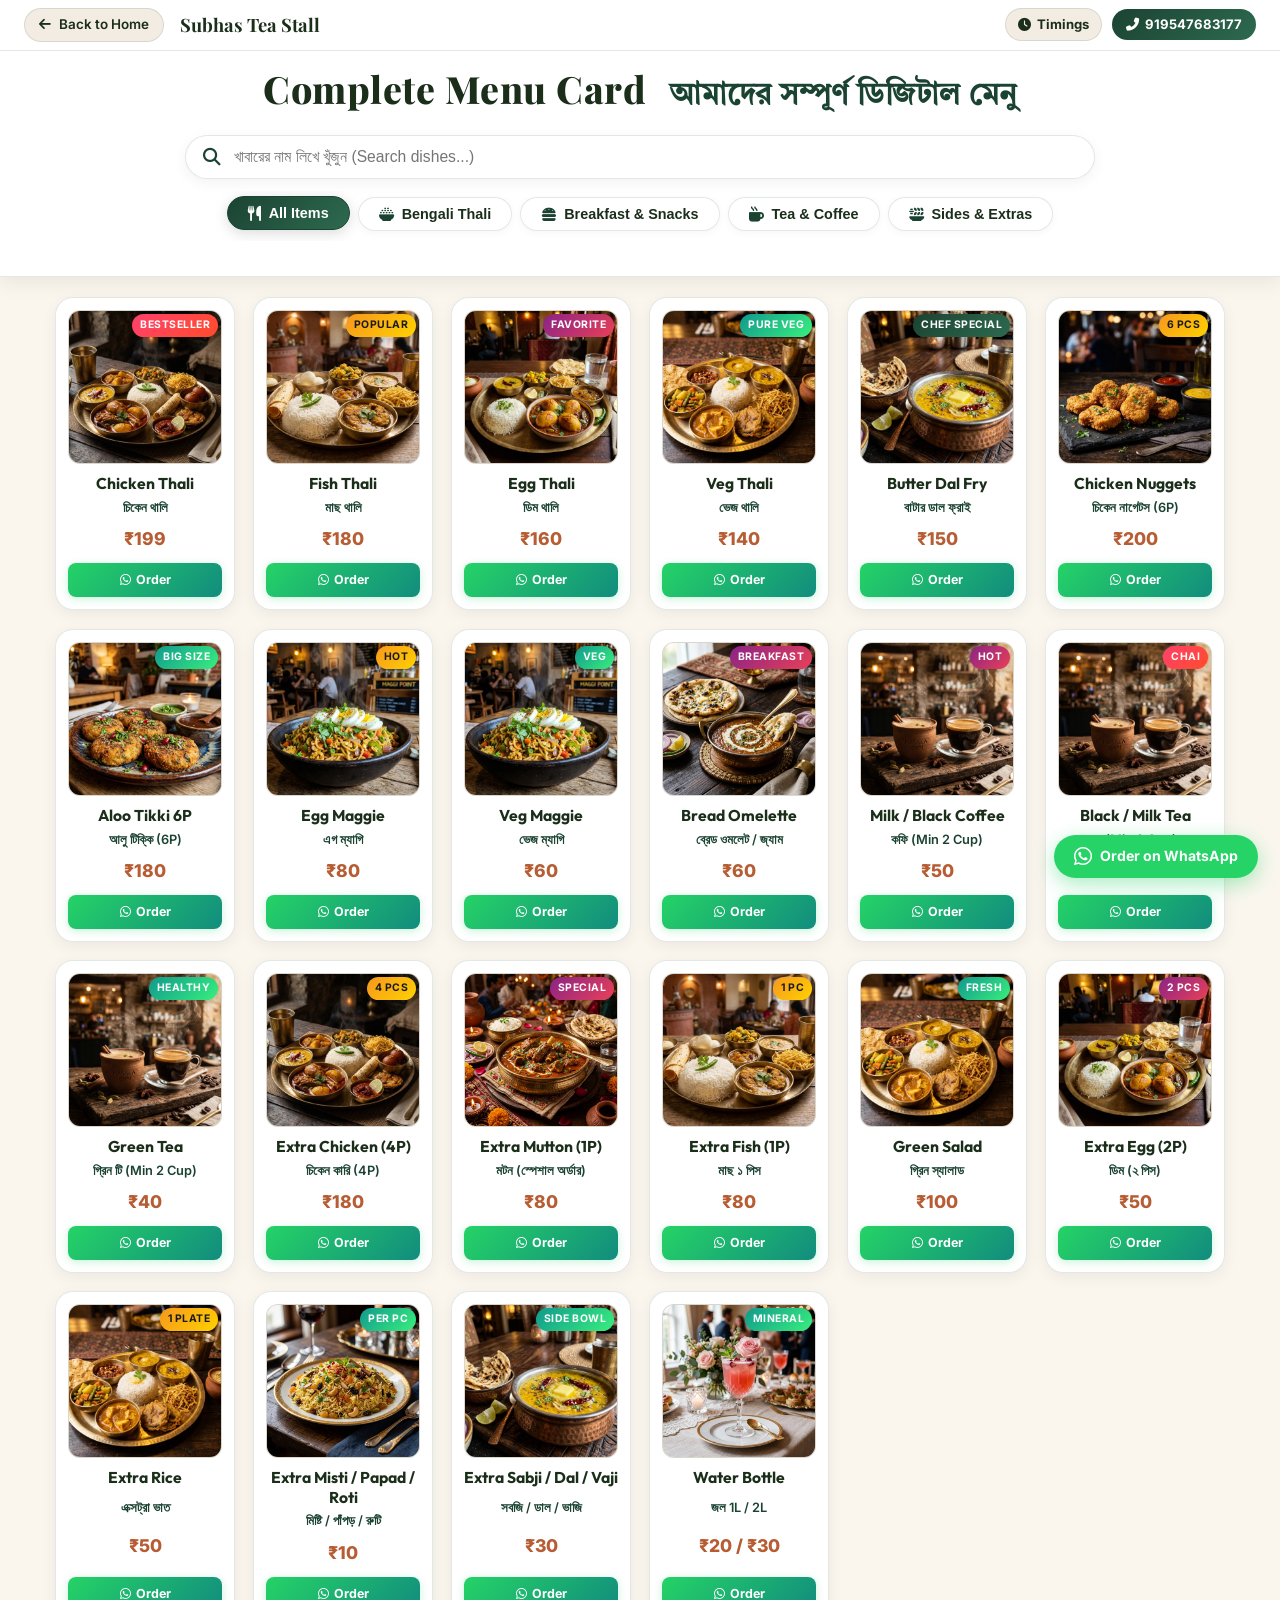
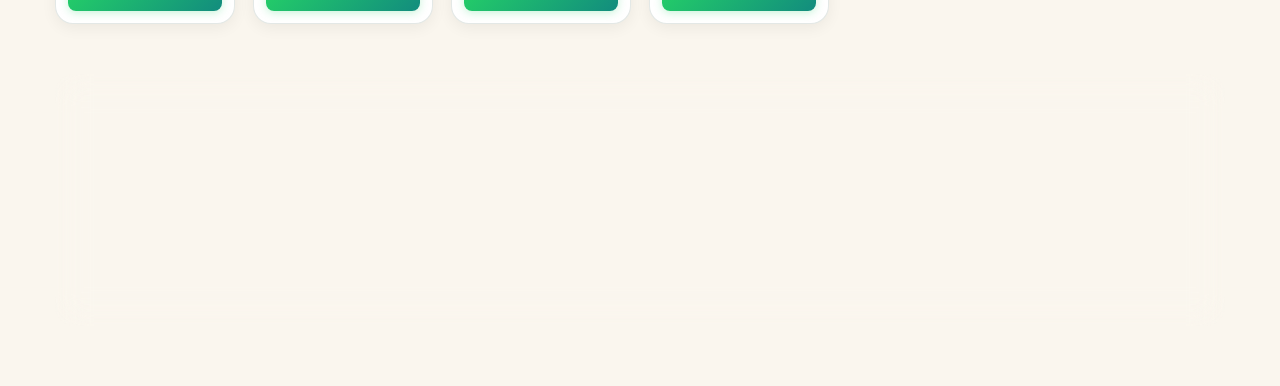
<file: menu.html>
﻿<!DOCTYPE html>
<html lang="bn">
<head>
    <meta charset="UTF-8">
    <meta name="viewport" content="width=device-width, initial-scale=1.0">
    <title>Full Menu Card | Subhas Tea Stall| সম্পূর্ণ মেনু</title>
    
    <!-- Meta Descriptions & SEO -->
    <meta name="description" content="Explore the full digital menu of Subhas Tea Stall. Bengali Thalis, Snacks, Tea, Coffee, Extras & Direct WhatsApp Ordering.">
    <meta name="theme-color" content="#c9a24b">
    
    <!-- Fonts -->
    <link rel="preconnect" href="https://fonts.googleapis.com">
    <link rel="preconnect" href="https://fonts.gstatic.com" crossorigin>
    <link href="https://fonts.googleapis.com/css2?family=Cinzel:wght@500;700;900&family=Inter:wght@300;400;500;600;700;800&family=Outfit:wght@400;500;600;700;800&family=Playfair+Display:ital,wght@0,600;0,700;0,900;1,600&family=Tiro+Bangla:ital@0;1&display=swap" rel="stylesheet">
    
    <!-- Font Awesome -->
    <link rel="stylesheet" href="https://cdnjs.cloudflare.com/ajax/libs/font-awesome/6.5.1/css/all.min.css">
    
    <!-- Main Style -->
    <link rel="stylesheet" href="styles.css">

    <style>
        /* Specific Styles for Compact Full Menu Page (LIGHT THEME) */
        .full-menu-page {
            background-color: var(--bg-deep);
            color: var(--text-primary);
            min-height: 100vh;
        }

        /* Sticky Top Header Container */
        .sticky-menu-top-container {
            position: sticky;
            top: 0;
            z-index: 1000;
            background: var(--bg-card);
            backdrop-filter: blur(20px);
            -webkit-backdrop-filter: blur(20px);
            border-bottom: 1.5px solid var(--glass-border);
            box-shadow: 0 4px 20px rgba(0, 0, 0, 0.08);
        }

        .full-menu-nav {
            padding: 8px 24px;
            display: flex;
            align-items: center;
            justify-content: space-between;
            border-bottom: 1px solid var(--glass-border);
        }

        .full-menu-nav-left {
            display: flex;
            align-items: center;
            gap: 16px;
        }

        .nav-back-btn {
            display: inline-flex;
            align-items: center;
            gap: 8px;
            background: var(--bg-dark);
            border: 1px solid var(--glass-border);
            color: var(--text-primary);
            padding: 5px 14px;
            border-radius: 25px;
            text-decoration: none;
            font-weight: 600;
            font-size: 0.84rem;
            transition: all 0.3s ease;
        }

        .nav-back-btn:hover {
            background: var(--accent-gold);
            color: #ffffff;
            border-color: var(--accent-gold);
            transform: translateX(-3px);
            box-shadow: 0 0 15px rgba(0, 0, 0, 0.15);
        }

        .full-menu-logo-title {
            font-family: 'Playfair Display', serif;
            font-size: 1.15rem;
            font-weight: 700;
            color: var(--text-primary);
        }

        .full-menu-logo-title span {
            color: var(--accent-gold);
        }

        .full-menu-nav-right {
            display: flex;
            align-items: center;
            gap: 10px;
        }

        .nav-timing-btn {
            display: inline-flex;
            align-items: center;
            gap: 6px;
            background: var(--bg-dark);
            border: 1px solid var(--glass-border);
            color: var(--text-primary);
            padding: 5px 12px;
            border-radius: 25px;
            text-decoration: none;
            font-weight: 700;
            font-size: 0.82rem;
            transition: all 0.3s ease;
        }

        .nav-timing-btn:hover {
            background: var(--accent-gold);
            color: #ffffff;
            border-color: var(--accent-gold);
            transform: translateY(-2px);
            box-shadow: 0 0 15px rgba(0, 0, 0, 0.15);
        }

        .nav-call-btn {
            display: inline-flex;
            align-items: center;
            gap: 6px;
            background: linear-gradient(135deg, var(--accent-gold), var(--accent-amber));
            color: #ffffff;
            padding: 5px 14px;
            border-radius: 25px;
            text-decoration: none;
            font-weight: 700;
            font-size: 0.82rem;
            transition: all 0.3s ease;
        }

        .nav-call-btn:hover {
            transform: translateY(-2px);
            box-shadow: 0 4px 15px rgba(0, 0, 0, 0.2);
        }

        /* Full Menu Hero Header */
        .full-menu-hero {
            text-align: center;
            padding: 14px 20px 10px;
            position: relative;
        }

        .full-menu-hero h1 {
            font-family: 'Playfair Display', serif;
            font-size: 2.35rem;
            font-weight: 800;
            color: var(--text-primary);
            margin-bottom: 0;
            line-height: 1.25;
            letter-spacing: 0.5px;
        }

        .full-menu-hero h1 .bengali-heading {
            color: var(--accent-gold);
            display: inline-block;
            font-size: 1.85rem;
            margin-left: 14px;
            font-family: 'Tiro Bangla', serif;
            font-weight: 700;
        }

        .full-menu-hero p {
            display: none;
        }

        /* Search & Filter Controls */
        .menu-control-bar {
            max-width: 950px;
            margin: 0 auto;
            padding: 10px 20px 15px;
        }

        .search-box-wrapper {
            position: relative;
            margin-bottom: 12px;
        }

        .search-box-wrapper input {
            width: 100%;
            background: var(--bg-card);
            border: 1.5px solid var(--glass-border);
            padding: 12px 20px 12px 48px;
            border-radius: 30px;
            color: var(--text-primary);
            font-size: 0.98rem;
            outline: none;
            transition: all 0.3s ease;
            box-shadow: 0 4px 14px rgba(0, 0, 0, 0.05);
        }

        .search-box-wrapper input:focus {
            border-color: var(--accent-gold);
            box-shadow: 0 0 18px rgba(0, 0, 0, 0.1);
            background: var(--bg-card);
        }

        .search-box-wrapper i {
            position: absolute;
            left: 18px;
            top: 50%;
            transform: translateY(-50%);
            color: var(--accent-gold);
            font-size: 1.1rem;
        }

        .menu-category-tabs {
            touch-action: pan-x pan-y;
            overscroll-behavior-x: contain;
            display: flex;
            justify-content: center;
            flex-wrap: wrap;
            gap: 10px;
            margin: 0;
        }

        .menu-tab-btn {
            background: var(--bg-card);
            border: 1.5px solid var(--glass-border);
            color: var(--text-secondary);
            padding: 8px 20px;
            border-radius: 25px;
            font-size: 0.9rem;
            font-weight: 600;
            cursor: pointer;
            backdrop-filter: blur(8px);
            transition: all 0.25s ease;
            display: inline-flex;
            align-items: center;
            gap: 8px;
            box-shadow: 0 2px 8px rgba(0, 0, 0, 0.04);
        }

        .menu-tab-btn i {
            color: var(--accent-gold);
            font-size: 0.95rem;
            transition: transform 0.3s ease;
        }

        .menu-tab-btn:hover {
            border-color: var(--accent-gold);
            color: var(--text-primary);
            background: var(--bg-card2, #f4f8f9);
            transform: translateY(-2px);
            box-shadow: 0 4px 15px rgba(0, 0, 0, 0.08);
        }

        .menu-tab-btn.active {
            background: linear-gradient(135deg, var(--accent-gold), var(--accent-amber));
            border-color: var(--accent-gold);
            color: #ffffff;
            box-shadow: 0 3px 14px rgba(0, 0, 0, 0.15);
            transform: translateY(-1px);
        }

        .menu-tab-btn.active i {
            color: #ffffff;
        }

        /* Compact Grid for Full Menu */
        .compact-menu-grid-container {
            max-width: 1200px;
            margin: 20px auto 50px;
            padding: 0 15px;
        }

        .compact-grid {
            display: grid;
            grid-template-columns: repeat(auto-fill, minmax(180px, 1fr));
            gap: 18px;
        }

        .compact-grid .food-menu-card {
            flex: initial;
            width: 100%;
            animation: floatMenuItem 4.5s ease-in-out infinite alternate;
        }

        .compact-grid .food-menu-card.hidden {
            display: none !important;
        }

        /* No Results Message */
        #no-results-msg {
            text-align: center;
            padding: 50px 20px;
            font-size: 1.1rem;
            color: var(--accent-gold);
            display: none;
            grid-column: 1 / -1;
        }

        /* Order Info Banner (Light Theme) */
        .order-info-banner {
            display: flex;
            align-items: stretch;
            justify-content: space-between;
            gap: 25px;
            padding: 28px 36px;
            border-radius: 20px;
            background: var(--bg-card);
            border: 1.5px solid var(--glass-border);
            box-shadow: 0 10px 30px rgba(0, 0, 0, 0.07);
        }

        .order-timing-card {
            display: flex;
            gap: 20px;
            flex: 1.3;
        }

        .timing-icon {
            width: 52px;
            height: 52px;
            border-radius: 14px;
            background: var(--bg-dark);
            border: 1px solid var(--glass-border);
            display: flex;
            align-items: center;
            justify-content: center;
            color: var(--accent-gold);
            font-size: 1.5rem;
            flex-shrink: 0;
        }

        .timing-details h4 {
            color: var(--text-primary);
            font-size: 1.15rem;
            margin-bottom: 10px;
            font-weight: 700;
        }

        .timing-details ul {
            list-style: none;
            padding: 0;
            margin: 0;
            display: flex;
            flex-direction: column;
            gap: 7px;
        }

        .timing-details li {
            font-size: 0.92rem;
            color: var(--text-secondary);
        }

        .timing-details li strong {
            color: var(--text-primary);
        }

        .timing-details .serve-time {
            color: var(--text-muted);
            font-size: 0.85rem;
        }

        .order-call-box {
            flex: 1;
            display: flex;
            flex-direction: column;
            align-items: center;
            justify-content: center;
            text-align: center;
            background: var(--bg-dark);
            padding: 20px 24px;
            border-radius: 14px;
            border: 1px dashed var(--glass-border);
        }

        .call-badge {
            background: var(--bg-card);
            color: var(--accent-gold);
            font-size: 0.75rem;
            font-weight: 700;
            text-transform: uppercase;
            letter-spacing: 1px;
            padding: 3px 10px;
            border-radius: 12px;
            margin-bottom: 6px;
            border: 1px solid var(--glass-border);
        }

        .order-call-box h3 {
            font-size: 1.05rem;
            color: var(--text-primary);
            margin-bottom: 8px;
            font-weight: 600;
        }

        .order-phone-link {
            font-size: 1.45rem;
            font-weight: 800;
            color: var(--accent-gold);
            text-decoration: none;
            letter-spacing: 1px;
            display: inline-flex;
            align-items: center;
            gap: 8px;
            margin-bottom: 14px;
            transition: transform 0.3s ease;
        }

        .order-phone-link:hover {
            transform: scale(1.05);
        }

        .quick-action-btns {
            display: flex;
            gap: 10px;
            width: 100%;
        }

        .direct-call-btn, .direct-wp-btn {
            flex: 1;
            padding: 9px 12px;
            border-radius: 8px;
            font-size: 0.85rem;
            font-weight: 700;
            text-decoration: none;
            display: inline-flex;
            align-items: center;
            justify-content: center;
            gap: 6px;
            transition: all 0.3s ease;
        }

        .direct-call-btn {
            background: linear-gradient(135deg, var(--accent-gold), var(--accent-amber));
            color: #ffffff;
        }

        .direct-call-btn:hover {
            transform: translateY(-2px);
            box-shadow: 0 4px 15px rgba(0, 0, 0, 0.2);
        }

        .direct-wp-btn {
            background: #25D366;
            color: #ffffff;
        }

        .direct-wp-btn:hover {
            background: #1ebc59;
            transform: translateY(-2px);
            box-shadow: 0 4px 15px rgba(37, 211, 102, 0.4);
        }

        /* Floating Order Quick Dial */
        .floating-order-btn {
            position: fixed;
            bottom: 22px;
            right: 22px;
            z-index: 999;
            display: flex;
            align-items: center;
            gap: 8px;
            background: #25D366;
            color: #ffffff;
            padding: 10px 20px;
            border-radius: 35px;
            text-decoration: none;
            font-weight: 700;
            font-size: 0.88rem;
            box-shadow: 0 6px 20px rgba(37, 211, 102, 0.4);
            transition: all 0.3s ease;
            animation: pulseOrderBtn 2.5s infinite;
        }

        .floating-order-btn:hover {
            background: #1ebc59;
            color: #ffffff;
            transform: scale(1.06);
            box-shadow: 0 8px 25px rgba(37, 211, 102, 0.6);
        }

        @keyframes pulseOrderBtn {
            0%, 100% { transform: scale(1); }
            50% { transform: scale(1.04); }
        }

        @media (max-width: 900px) {
            .order-info-banner {
                flex-direction: column;
                padding: 22px;
            }
            .order-timing-card {
                flex-direction: column;
                gap: 12px;
            }
        }

        @media (max-width: 600px) {
            .full-menu-nav {
                padding: 8px 12px;
            }
            .nav-back-btn span {
                display: none;
            }
            .full-menu-logo-title {
                font-size: 1.05rem;
            }
            .nav-timing-btn {
                padding: 4px 8px;
                font-size: 0.76rem;
            }
            .nav-timing-btn span {
                display: none;
            }
            .nav-call-btn {
                padding: 4px 10px;
                font-size: 0.76rem;
            }
            .full-menu-hero {
                padding: 10px 10px 4px;
            }
            .full-menu-hero h1 {
                font-size: 1.65rem;
            }
            .full-menu-hero h1 .bengali-heading {
                font-size: 1.35rem;
                display: block;
                margin-left: 0;
                margin-top: 4px;
            }
            .menu-control-bar {
                padding: 6px 12px 10px;
            }
            .search-box-wrapper {
                margin-bottom: 8px;
            }
            .search-box-wrapper input {
                padding: 9px 16px 9px 38px;
                font-size: 0.88rem;
                border-radius: 25px;
            }
            .search-box-wrapper i {
                left: 14px;
                font-size: 0.95rem;
            }
            .menu-category-tabs {
            touch-action: pan-x pan-y;
            overscroll-behavior-x: contain;
                gap: 6px;
                overflow-x: auto;
                flex-wrap: nowrap;
                justify-content: flex-start;
                padding-bottom: 4px;
                -webkit-overflow-scrolling: touch;
            }
            .menu-tab-btn {
                padding: 6px 14px;
                font-size: 0.8rem;
                border-radius: 20px;
                white-space: nowrap;
                flex-shrink: 0;
            }
            .compact-grid {
                grid-template-columns: repeat(2, 1fr);
                gap: 10px;
            }
            .compact-grid .food-menu-card {
                padding: 8px;
            }
            .food-title {
                font-size: 0.86rem;
            }
            .bengali-title {
                font-size: 0.72rem;
            }
            .food-price {
                font-size: 0.95rem;
            }
            .food-order-btn {
                padding: 5px 8px;
                font-size: 0.72rem;
            }
        }
    </style>
</head>
<body class="full-menu-page">

    <!-- Sticky Top Header (Navbar + Hero Title + Search Box + Filter Tabs) -->
    <div class="sticky-menu-top-container">
        <!-- Top Navigation Bar -->
        <nav class="full-menu-nav">
            <div class="full-menu-nav-left">
                <a href="index.html" class="nav-back-btn" title="Go back to Home Page">
                    <i class="fas fa-arrow-left"></i> <span>Back to Home</span>
                </a>
                <div class="full-menu-logo-title">Subhas Tea Stall</div>
            </div>
            <div class="full-menu-nav-right">
                <a href="#order-timings" class="nav-timing-btn" id="nav-timing-toggle-btn" title="Order Timings (অর্ডার সময়সূচী)">
                    <i class="fas fa-clock" id="nav-timing-icon"></i> <span id="nav-timing-text">Timings</span>
                </a>
                <a href="tel:919547683177" class="nav-call-btn">
                    <i class="fas fa-phone-alt"></i> <span>919547683177</span>
                </a>
            </div>
        </nav>

        <!-- Hero Header -->
        <header class="full-menu-hero">
            <h1>Complete Menu Card <span class="bengali-heading">আমাদের সম্পূর্ণ ডিজিটাল মেনু</span></h1>
        </header>

        <!-- Search Bar & Category Filter Tabs -->
        <div class="menu-control-bar">
            <div class="search-box-wrapper">
                <i class="fas fa-search"></i>
                <input type="text" id="menu-search-input" placeholder="খাবারের নাম লিখে খুঁজুন (Search dishes...)" autocomplete="off">
            </div>

            <div class="menu-category-tabs">
                <button class="menu-tab-btn active" data-category="all">
                    <i class="fas fa-utensils"></i> All Items
                </button>
                <button class="menu-tab-btn" data-category="thali">
                    <i class="fas fa-bowl-rice"></i> Bengali Thali
                </button>
                <button class="menu-tab-btn" data-category="snacks">
                    <i class="fas fa-burger"></i> Breakfast & Snacks
                </button>
                <button class="menu-tab-btn" data-category="beverages">
                    <i class="fas fa-mug-hot"></i> Tea & Coffee
                </button>
                <button class="menu-tab-btn" data-category="extras">
                    <i class="fas fa-plate-wheat"></i> Sides & Extras
                </button>
            </div>
        </div>
    </div>

    <!-- Compact Full Menu Grid -->
    <main class="compact-menu-grid-container">
        <div class="compact-grid" id="full-menu-grid">

            <!-- 1. Chicken Thali -->
            <div class="food-menu-card" data-category="thali" data-keywords="chicken thali murgi murgir mangsho rice dal sabji thali">
                <div class="food-card-badge bestseller">Bestseller</div>
                <div class="food-card-img-box">
                    <img src="assets/menu_chicken_thali.webp" alt="Chicken Thali" loading="lazy">
                </div>
                <div class="food-card-body">
                    <h3 class="food-title">Chicken Thali</h3>
                    <span class="bengali-title">চিকেন থালি</span>
                    <span class="food-price">₹199</span>
                    <a href="https://wa.me/919547683177?text==Hi%20Subhas%20Tea%20Stall,%20I%20want%20to%20order%20Chicken%20Thali%20(₹199)" target="_blank" class="food-order-btn">
                        <i class="fab fa-whatsapp"></i> Order
                    </a>
                </div>
            </div>

            <!-- 2. Fish Thali -->
            <div class="food-menu-card" data-category="thali" data-keywords="fish thali macher thali mach jhol rui katla rice dal thali">
                <div class="food-card-badge popular">Popular</div>
                <div class="food-card-img-box">
                    <img src="assets/menu_fish_thali.webp" alt="Fish Thali" loading="lazy">
                </div>
                <div class="food-card-body">
                    <h3 class="food-title">Fish Thali</h3>
                    <span class="bengali-title">মাছ থালি</span>
                    <span class="food-price">₹180</span>
                    <a href="https://wa.me/919547683177?text==Hi%20Subhas%20Tea%20Stall,%20I%20want%20to%20order%20Fish%20Thali%20(₹180)" target="_blank" class="food-order-btn">
                        <i class="fab fa-whatsapp"></i> Order
                    </a>
                </div>
            </div>

            <!-- 3. Egg Thali -->
            <div class="food-menu-card" data-category="thali" data-keywords="egg thali dimer thali dim kosha rice dal thali">
                <div class="food-card-badge special">Favorite</div>
                <div class="food-card-img-box">
                    <img src="assets/menu_egg_thali.webp" alt="Egg Thali" loading="lazy">
                </div>
                <div class="food-card-body">
                    <h3 class="food-title">Egg Thali</h3>
                    <span class="bengali-title">ডিম থালি</span>
                    <span class="food-price">₹160</span>
                    <a href="https://wa.me/919547683177?text==Hi%20Subhas%20Tea%20Stall,%20I%20want%20to%20order%20Egg%20Thali%20(₹160)" target="_blank" class="food-order-btn">
                        <i class="fab fa-whatsapp"></i> Order
                    </a>
                </div>
            </div>

            <!-- 4. Veg Thali -->
            <div class="food-menu-card" data-category="thali" data-keywords="veg thali niramish thali paneer dal sabji rice mishti doi">
                <div class="food-card-badge pure-veg">Pure Veg</div>
                <div class="food-card-img-box">
                    <img src="assets/menu_veg_thali.webp" alt="Veg Thali" loading="lazy">
                </div>
                <div class="food-card-body">
                    <h3 class="food-title">Veg Thali</h3>
                    <span class="bengali-title">ভেজ থালি</span>
                    <span class="food-price">₹140</span>
                    <a href="https://wa.me/919547683177?text==Hi%20Subhas%20Tea%20Stall,%20I%20want%20to%20order%20Veg%20Thali%20(₹140)" target="_blank" class="food-order-btn">
                        <i class="fab fa-whatsapp"></i> Order
                    </a>
                </div>
            </div>

            <!-- 5. Butter Dal Fry -->
            <div class="food-menu-card" data-category="extras" data-keywords="butter dal fry yellow dal tadka veg">
                <div class="food-card-badge chef">Chef Special</div>
                <div class="food-card-img-box">
                    <img src="assets/menu_butter_dal_fry.webp" alt="Butter Dal Fry" loading="lazy">
                </div>
                <div class="food-card-body">
                    <h3 class="food-title">Butter Dal Fry</h3>
                    <span class="bengali-title">বাটার ডাল ফ্রাই</span>
                    <span class="food-price">₹150</span>
                    <a href="https://wa.me/919547683177?text==Hi%20Subhas%20Tea%20Stall,%20I%20want%20to%20order%20Butter%20Dal%20Fry%20(₹150)" target="_blank" class="food-order-btn">
                        <i class="fab fa-whatsapp"></i> Order
                    </a>
                </div>
            </div>

            <!-- 6. Chicken Nuggets (6P) -->
            <div class="food-menu-card" data-category="snacks" data-keywords="chicken nuggets 6p fried snacks non-veg">
                <div class="food-card-badge popular">6 Pcs</div>
                <div class="food-card-img-box">
                    <img src="assets/menu_chicken_nuggets.webp" alt="Chicken Nuggets" loading="lazy">
                </div>
                <div class="food-card-body">
                    <h3 class="food-title">Chicken Nuggets</h3>
                    <span class="bengali-title">চিকেন নাগেটস (6P)</span>
                    <span class="food-price">₹200</span>
                    <a href="https://wa.me/919547683177?text==Hi%20Subhas%20Tea%20Stall,%20I%20want%20to%20order%20Chicken%20Nuggets%20(₹200)" target="_blank" class="food-order-btn">
                        <i class="fab fa-whatsapp"></i> Order
                    </a>
                </div>
            </div>

            <!-- 7. Aloo Tikki Big Size (6P) -->
            <div class="food-menu-card" data-category="snacks" data-keywords="aloo tikki potato cutlet snacks big size veg">
                <div class="food-card-badge pure-veg">Big Size</div>
                <div class="food-card-img-box">
                    <img src="assets/menu_aloo_tikki.webp" alt="Aloo Tikki Big Size" loading="lazy">
                </div>
                <div class="food-card-body">
                    <h3 class="food-title">Aloo Tikki 6P</h3>
                    <span class="bengali-title">আলু টিক্কি (6P)</span>
                    <span class="food-price">₹180</span>
                    <a href="https://wa.me/919547683177?text==Hi%20Subhas%20Tea%20Stall,%20I%20want%20to%20order%20Aloo%20Tikki%20(₹180)" target="_blank" class="food-order-btn">
                        <i class="fab fa-whatsapp"></i> Order
                    </a>
                </div>
            </div>

            <!-- 8. Egg Maggie -->
            <div class="food-menu-card" data-category="snacks" data-keywords="egg maggie noodles masala snacks">
                <div class="food-card-badge popular">Hot</div>
                <div class="food-card-img-box">
                    <img src="assets/menu_egg_maggie.webp" alt="Egg Maggie" loading="lazy">
                </div>
                <div class="food-card-body">
                    <h3 class="food-title">Egg Maggie</h3>
                    <span class="bengali-title">এগ ম্যাগি</span>
                    <span class="food-price">₹80</span>
                    <a href="https://wa.me/919547683177?text==Hi%20Subhas%20Tea%20Stall,%20I%20want%20to%20order%20Egg%20Maggie%20(₹80)" target="_blank" class="food-order-btn">
                        <i class="fab fa-whatsapp"></i> Order
                    </a>
                </div>
            </div>

            <!-- 9. Veg Maggie -->
            <div class="food-menu-card" data-category="snacks" data-keywords="veg maggie masala noodles snacks vegetarian">
                <div class="food-card-badge pure-veg">Veg</div>
                <div class="food-card-img-box">
                    <img src="assets/menu_egg_maggie.webp" alt="Veg Maggie" loading="lazy">
                </div>
                <div class="food-card-body">
                    <h3 class="food-title">Veg Maggie</h3>
                    <span class="bengali-title">ভেজ ম্যাগি</span>
                    <span class="food-price">₹60</span>
                    <a href="https://wa.me/919547683177?text==Hi%20Subhas%20Tea%20Stall,%20I%20want%20to%20order%20Veg%20Maggie%20(₹60)" target="_blank" class="food-order-btn">
                        <i class="fab fa-whatsapp"></i> Order
                    </a>
                </div>
            </div>

            <!-- 10. Bread Omelette / Jam / Butter -->
            <div class="food-menu-card" data-category="snacks" data-keywords="bread omelette jam butter breakfast toast egg">
                <div class="food-card-badge special">Breakfast</div>
                <div class="food-card-img-box">
                    <img src="assets/menu6.webp" alt="Bread Omelette Jam Butter" loading="lazy">
                </div>
                <div class="food-card-body">
                    <h3 class="food-title">Bread Omelette</h3>
                    <span class="bengali-title">ব্রেড ওমলেট / জ্যাম</span>
                    <span class="food-price">₹60</span>
                    <a href="https://wa.me/919547683177?text==Hi%20Subhas%20Tea%20Stall,%20I%20want%20to%20order%20Bread%20Omelette%20(₹60)" target="_blank" class="food-order-btn">
                        <i class="fab fa-whatsapp"></i> Order
                    </a>
                </div>
            </div>

            <!-- 11. Milk / Black Coffee -->
            <div class="food-menu-card" data-category="beverages" data-keywords="coffee milk coffee black coffee hot drink beverages espresso">
                <div class="food-card-badge special">Hot</div>
                <div class="food-card-img-box">
                    <img src="assets/menu_tea_coffee.webp" alt="Milk and Black Coffee" loading="lazy">
                </div>
                <div class="food-card-body">
                    <h3 class="food-title">Milk / Black Coffee</h3>
                    <span class="bengali-title">কফি (Min 2 Cup)</span>
                    <span class="food-price">₹50</span>
                    <a href="https://wa.me/919547683177?text==Hi%20Subhas%20Tea%20Stall,%20I%20want%20to%20order%20Coffee" target="_blank" class="food-order-btn">
                        <i class="fab fa-whatsapp"></i> Order
                    </a>
                </div>
            </div>

            <!-- 12. Black / Milk Tea -->
            <div class="food-menu-card" data-category="beverages" data-keywords="tea chai milk tea black tea masala chai beverage">
                <div class="food-card-badge bestseller">Chai</div>
                <div class="food-card-img-box">
                    <img src="assets/menu_tea_coffee.webp" alt="Black and Milk Tea" loading="lazy">
                </div>
                <div class="food-card-body">
                    <h3 class="food-title">Black / Milk Tea</h3>
                    <span class="bengali-title">চা (Min 2 Cup)</span>
                    <span class="food-price">₹25</span>
                    <a href="https://wa.me/919547683177?text==Hi%20Subhas%20Tea%20Stall,%20I%20want%20to%20order%20Tea" target="_blank" class="food-order-btn">
                        <i class="fab fa-whatsapp"></i> Order
                    </a>
                </div>
            </div>

            <!-- 13. Green Tea -->
            <div class="food-menu-card" data-category="beverages" data-keywords="green tea healthy detox hot beverage">
                <div class="food-card-badge pure-veg">Healthy</div>
                <div class="food-card-img-box">
                    <img src="assets/menu_tea_coffee.webp" alt="Green Tea" loading="lazy">
                </div>
                <div class="food-card-body">
                    <h3 class="food-title">Green Tea</h3>
                    <span class="bengali-title">গ্রিন টি (Min 2 Cup)</span>
                    <span class="food-price">₹40</span>
                    <a href="https://wa.me/919547683177?text==Hi%20Subhas%20Tea%20Stall,%20I%20want%20to%20order%20Green%20Tea" target="_blank" class="food-order-btn">
                        <i class="fab fa-whatsapp"></i> Order
                    </a>
                </div>
            </div>

            <!-- 14. Extra Chicken (4P) -->
            <div class="food-menu-card" data-category="extras" data-keywords="extra chicken 4p murgir mangsho chicken curry side non-veg">
                <div class="food-card-badge popular">4 Pcs</div>
                <div class="food-card-img-box">
                    <img src="assets/menu_chicken_thali.webp" alt="Extra Chicken 4P" loading="lazy">
                </div>
                <div class="food-card-body">
                    <h3 class="food-title">Extra Chicken (4P)</h3>
                    <span class="bengali-title">চিকেন কারি (4P)</span>
                    <span class="food-price">₹180</span>
                    <a href="https://wa.me/919547683177?text==Hi%20Subhas%20Tea%20Stall,%20I%20want%20to%20order%20Extra%20Chicken%204P%20(₹180)" target="_blank" class="food-order-btn">
                        <i class="fab fa-whatsapp"></i> Order
                    </a>
                </div>
            </div>

            <!-- 15. Extra Mutton (1P - Special Order) -->
            <div class="food-menu-card" data-category="extras" data-keywords="extra mutton 1p khasi mangsho mutton kosha special non-veg">
                <div class="food-card-badge special">Special</div>
                <div class="food-card-img-box">
                    <img src="assets/menu3.webp" alt="Extra Mutton 1P" loading="lazy">
                </div>
                <div class="food-card-body">
                    <h3 class="food-title">Extra Mutton (1P)</h3>
                    <span class="bengali-title">মটন (স্পেশাল অর্ডার)</span>
                    <span class="food-price">₹80</span>
                    <a href="https://wa.me/919547683177?text==Hi%20Subhas%20Tea%20Stall,%20I%20want%20to%20order%20Extra%20Mutton%20(₹80)" target="_blank" class="food-order-btn">
                        <i class="fab fa-whatsapp"></i> Order
                    </a>
                </div>
            </div>

            <!-- 16. Extra Fish (1P) -->
            <div class="food-menu-card" data-category="extras" data-keywords="extra fish 1p macher jhol rui katla side non-veg">
                <div class="food-card-badge popular">1 Pc</div>
                <div class="food-card-img-box">
                    <img src="assets/menu_fish_thali.webp" alt="Extra Fish 1P" loading="lazy">
                </div>
                <div class="food-card-body">
                    <h3 class="food-title">Extra Fish (1P)</h3>
                    <span class="bengali-title">মাছ ১ পিস</span>
                    <span class="food-price">₹80</span>
                    <a href="https://wa.me/919547683177?text==Hi%20Subhas%20Tea%20Stall,%20I%20want%20to%20order%20Extra%20Fish%20(₹80)" target="_blank" class="food-order-btn">
                        <i class="fab fa-whatsapp"></i> Order
                    </a>
                </div>
            </div>

            <!-- 17. Green Salad -->
            <div class="food-menu-card" data-category="extras" data-keywords="green salad cucumber tomato onion lemon salad veg">
                <div class="food-card-badge pure-veg">Fresh</div>
                <div class="food-card-img-box">
                    <img src="assets/menu_veg_thali.webp" alt="Green Salad" loading="lazy">
                </div>
                <div class="food-card-body">
                    <h3 class="food-title">Green Salad</h3>
                    <span class="bengali-title">গ্রিন স্যালাড</span>
                    <span class="food-price">₹100</span>
                    <a href="https://wa.me/919547683177?text==Hi%20Subhas%20Tea%20Stall,%20I%20want%20to%20order%20Green%20Salad%20(₹100)" target="_blank" class="food-order-btn">
                        <i class="fab fa-whatsapp"></i> Order
                    </a>
                </div>
            </div>

            <!-- 18. Extra Egg (2P) -->
            <div class="food-menu-card" data-category="extras" data-keywords="extra egg 2p dim egg curry side non-veg">
                <div class="food-card-badge special">2 Pcs</div>
                <div class="food-card-img-box">
                    <img src="assets/menu_egg_thali.webp" alt="Extra Egg 2P" loading="lazy">
                </div>
                <div class="food-card-body">
                    <h3 class="food-title">Extra Egg (2P)</h3>
                    <span class="bengali-title">ডিম (২ পিস)</span>
                    <span class="food-price">₹50</span>
                    <a href="https://wa.me/919547683177?text==Hi%20Subhas%20Tea%20Stall,%20I%20want%20to%20order%20Extra%20Egg%202P%20(₹50)" target="_blank" class="food-order-btn">
                        <i class="fab fa-whatsapp"></i> Order
                    </a>
                </div>
            </div>

            <!-- 19. Extra Rice -->
            <div class="food-menu-card" data-category="extras" data-keywords="extra rice bhat rice portion veg side">
                <div class="food-card-badge popular">1 Plate</div>
                <div class="food-card-img-box">
                    <img src="assets/menu_veg_thali.webp" alt="Extra Rice" loading="lazy">
                </div>
                <div class="food-card-body">
                    <h3 class="food-title">Extra Rice</h3>
                    <span class="bengali-title">এক্সট্রা ভাত</span>
                    <span class="food-price">₹50</span>
                    <a href="https://wa.me/919547683177?text==Hi%20Subhas%20Tea%20Stall,%20I%20want%20to%20order%20Extra%20Rice%20(₹50)" target="_blank" class="food-order-btn">
                        <i class="fab fa-whatsapp"></i> Order
                    </a>
                </div>
            </div>

            <!-- 20. Extra Misti / Papad / Roti -->
            <div class="food-menu-card" data-category="extras" data-keywords="extra misti papad roti sweet flatbread side">
                <div class="food-card-badge pure-veg">Per Pc</div>
                <div class="food-card-img-box">
                    <img src="assets/menu2.webp" alt="Extra Misti Papad Roti" loading="lazy">
                </div>
                <div class="food-card-body">
                    <h3 class="food-title">Extra Misti / Papad / Roti</h3>
                    <span class="bengali-title">মিষ্টি / পাঁপড় / রুটি</span>
                    <span class="food-price">₹10</span>
                    <a href="https://wa.me/919547683177?text==Hi%20Subhas%20Tea%20Stall,%20I%20want%20to%20order%20Extra%20Misti%20Papad%20Roti%20(₹10)" target="_blank" class="food-order-btn">
                        <i class="fab fa-whatsapp"></i> Order
                    </a>
                </div>
            </div>

            <!-- 21. Extra Sabji / Dal / Vaji -->
            <div class="food-menu-card" data-category="extras" data-keywords="extra sabji dal vaji butter dal fry veg side">
                <div class="food-card-badge pure-veg">Side Bowl</div>
                <div class="food-card-img-box">
                    <img src="assets/menu_butter_dal_fry.webp" alt="Extra Sabji Dal Vaji" loading="lazy">
                </div>
                <div class="food-card-body">
                    <h3 class="food-title">Extra Sabji / Dal / Vaji</h3>
                    <span class="bengali-title">সবজি / ডাল / ভাজি</span>
                    <span class="food-price">₹30</span>
                    <a href="https://wa.me/919547683177?text==Hi%20Subhas%20Tea%20Stall,%20I%20want%20to%20order%20Extra%20Sabji%20Dal%20Vaji%20(₹30)" target="_blank" class="food-order-btn">
                        <i class="fab fa-whatsapp"></i> Order
                    </a>
                </div>
            </div>

            <!-- 20. Packaged Water Bottle (1L / 2L) -->
            <div class="food-menu-card" data-category="beverages" data-keywords="water bottle 1l 2l mineral water drink">
                <div class="food-card-badge pure-veg">Mineral</div>
                <div class="food-card-img-box">
                    <img src="assets/menu5.webp" alt="Packaged Water Bottle" loading="lazy">
                </div>
                <div class="food-card-body">
                    <h3 class="food-title">Water Bottle</h3>
                    <span class="bengali-title">জল 1L / 2L</span>
                    <span class="food-price">₹20 / ₹30</span>
                    <a href="https://wa.me/919547683177?text==Hi%20Subhas%20Tea%20Stall,%20I%20want%20to%20order%20Water%20Bottle" target="_blank" class="food-order-btn">
                        <i class="fab fa-whatsapp"></i> Order
                    </a>
                </div>
            </div>

        </div>

        <!-- No Results Fallback -->
        <div id="no-results-msg">
            <i class="fas fa-search" style="font-size: 2.5rem; margin-bottom: 12px; display: block;"></i>
            <p>আপনার খোঁজা অনুযায়ী কোনো খাবার পাওয়া যায়নি। অন্য কিছু লিখে খুঁজুন।</p>
        </div>
    </main>

    <!-- Order Timings Banner -->
    <div id="order-timings" style="max-width: 1200px; margin: 0 auto 60px; padding: 0 15px; scroll-margin-top: 170px;">
        <div class="order-info-banner glassmorphism">
            <div class="order-timing-card">
                <div class="timing-icon"><i class="fas fa-clock"></i></div>
                <div class="timing-details">
                    <h4>⏰ Order Timings (অর্ডার সময়সূচী)</h4>
                    <ul>
                        <li><strong>☀️ Lunch:</strong> Any Time You're Hungry!</li>
                        <li><strong>🌙 Dinner:</strong> Order 05:00 PM – 06:30 PM <span class="serve-time">(Serve: 9:30 PM – 10:00 PM)</span></li>
                        <li><strong>🌅 Breakfast:</strong> Pre-order 09:00 PM – 10:00 PM <span class="serve-time">(Serve Next Morning: 8:30 AM)</span></li>
                    </ul>
                </div>
            </div>
            
            <div class="order-call-box">
                <div class="call-badge">Direct Hotline</div>
                <h3>Call or WhatsApp to Place Order</h3>
                <a href="tel:919547683177" class="order-phone-link">
                    <i class="fas fa-phone-volume"></i> 919547683177
                </a>
                <div class="quick-action-btns">
                    <a href="tel:919547683177" class="direct-call-btn">
                        <i class="fas fa-phone"></i> Call Now
                    </a>
                    <a href="https://wa.me/919547683177?text==Hello%20Subhas%20Tea%20Stall,%20I%20want%20to%20place%20an%20order!" target="_blank" class="direct-wp-btn">
                        <i class="fab fa-whatsapp"></i> WhatsApp Order
                    </a>
                </div>
            </div>
        </div>
    </div>

    <!-- Floating Direct WhatsApp Button -->
    <a href="https://wa.me/919547683177?text==Hello%20Subhas%20Tea%20Stall,%20I%20want%20to%20order%20food!" target="_blank" class="floating-order-btn" title="Direct WhatsApp Order">
        <i class="fab fa-whatsapp" style="font-size: 1.3rem;"></i> <span>Order on WhatsApp</span>
    </a>

    <!-- JavaScript for Live Search & Category Filtering -->
    <script>
        document.addEventListener('DOMContentLoaded', () => {
            const searchInput = document.getElementById('menu-search-input');
            const categoryTabs = document.querySelectorAll('.menu-tab-btn');
            const foodCards = document.querySelectorAll('.food-menu-card');
            const noResultsMsg = document.getElementById('no-results-msg');

            let activeCategory = 'all';

            function filterMenu() {
                const query = searchInput.value.toLowerCase().trim();
                let visibleCount = 0;

                foodCards.forEach(card => {
                    const cardCategory = card.getAttribute('data-category');
                    const keywords = (card.getAttribute('data-keywords') || '') + ' ' + card.innerText.toLowerCase();

                    const matchesCategory = (activeCategory === 'all' || cardCategory === activeCategory);
                    const matchesSearch = query === '' || keywords.includes(query);

                    if (matchesCategory && matchesSearch) {
                        card.classList.remove('hidden');
                        visibleCount++;
                    } else {
                        card.classList.add('hidden');
                    }
                });

                if (visibleCount === 0) {
                    noResultsMsg.style.display = 'block';
                } else {
                    noResultsMsg.style.display = 'none';
                }
            }

            // Category Tab Clicks
            categoryTabs.forEach(tab => {
                tab.addEventListener('click', () => {
                    categoryTabs.forEach(t => t.classList.remove('active'));
                    tab.classList.add('active');
                    activeCategory = tab.getAttribute('data-category');
                    const tabsContainer = tab.closest('.menu-category-tabs');
                    if (tabsContainer) {
                        const targetScroll = tab.offsetLeft - (tabsContainer.clientWidth / 2) + (tab.offsetWidth / 2);
                        tabsContainer.scrollTo({ left: targetScroll, behavior: 'smooth' });
                    }
                    filterMenu();
                });
            });

            // Search Input Live Filter
            searchInput.addEventListener('input', () => {
                filterMenu();
            });

            // ============================================================
            // TWO-WAY TOGGLE SCROLL (Click to go to Timings, Click again to go to Top)
            // ============================================================
            const timingToggleBtn = document.getElementById('nav-timing-toggle-btn');
            const timingIcon = document.getElementById('nav-timing-icon');
            const timingText = document.getElementById('nav-timing-text');
            const orderTimingsSection = document.getElementById('order-timings');

            function isNearTimingsSection() {
                if (!orderTimingsSection) return false;
                const rect = orderTimingsSection.getBoundingClientRect();
                return rect.top <= window.innerHeight * 0.75;
            }

            if (timingToggleBtn && orderTimingsSection) {
                timingToggleBtn.addEventListener('click', (e) => {
                    e.preventDefault();
                    if (isNearTimingsSection()) {
                        // If already at Timings section -> Smoothly scroll back to TOP
                        window.scrollTo({ top: 0, behavior: 'smooth' });
                    } else {
                        // Smoothly scroll DOWN to Order Timings section
                        orderTimingsSection.scrollIntoView({ behavior: 'smooth', block: 'start' });
                    }
                });

                // Dynamically update button icon/text when user scrolls near timings
                window.addEventListener('scroll', () => {
                    if (isNearTimingsSection()) {
                        timingToggleBtn.classList.add('at-bottom');
                        if (timingIcon) timingIcon.className = 'fas fa-arrow-up';
                        if (timingText) timingText.innerText = 'Top';
                        timingToggleBtn.title = 'Scroll back to Top (উপরে ফিরে যান)';
                    } else {
                        timingToggleBtn.classList.remove('at-bottom');
                        if (timingIcon) timingIcon.className = 'fas fa-clock';
                        if (timingText) timingText.innerText = 'Timings';
                        timingToggleBtn.title = 'Order Timings (অর্ডার সময়সূচী)';
                    }
                }, { passive: true });
            }
        });
    </script>
</body>
</html>
</file>
<file: styles.css>
﻿/* ============================================================
   SUBHAS TEA STALL — Premium Modern Theme
   ============================================================ */

@import url('https://fonts.googleapis.com/css2?family=Playfair+Display:wght@400;600;700;800&family=Outfit:wght@300;400;600;800&family=Inter:wght@300;400;500;600&display=swap');

/* ---- CSS Variables ---- */
:root {
    --bg-deep:              #FAF6EE; /* Warm Cream (main bg) */
    --bg-dark:              #F3ECE2; /* Warm Beige (section bg alt) */
    --bg-card:              #FFFFFF; /* White for cards */
    --bg-card2:             #FAF6EE; /* Light cream for hover */
    --bg-cream:             #FAF6EE;
    --accent-gold:          #1B4332; /* Forest Green */
    --accent-amber:         #2D6A4F; /* Medium Green */
    --accent-light:         #40916C; /* Light Green */
    --accent-red:           #B75D34; /* Terracotta Orange */
    --accent-warm:          #9C4722; /* Terracotta Dark */
    --text-primary:         #1A2E1A; /* Deep Forest Charcoal */
    --text-secondary:       #4A584A; /* Muted Green-Gray */
    --text-muted:           #7E8E7E; /* Muted Green-Gray */
    --text-light-section:   #1A2E1A;
    --glass-bg:             rgba(255, 255, 255, 0.65); /* Translucent white glass */
    --glass-border:         rgba(27, 67, 50, 0.12);
    --glass-shadow:         0 8px 30px rgba(27, 67, 50, 0.05);
    --glow-gold:            0 0 20px rgba(27, 67, 50, 0.08);
    --radius-sm:            8px;
    --radius-md:            16px;
    --radius-lg:            24px;
    --transition:           all 0.4s cubic-bezier(0.4, 0, 0.2, 1);
}

/* ---- Reset ---- */
*, *::before, *::after {
    margin: 0;
    padding: 0;
    box-sizing: border-box;
}

html {
    scroll-behavior: smooth;
}

body {
    font-family: 'Inter', sans-serif;
    background-color: var(--bg-deep);
    color: var(--text-primary);
    overflow-x: hidden;
    line-height: 1.6;
}

body.no-scroll {
    overflow-y: hidden !important;
}

h1, h2, h3, h4 {
    font-family: 'Playfair Display', 'Tiro Bangla', serif;
    line-height: 1.2;
}

/* ---- Custom Scrollbar ---- */
::-webkit-scrollbar          { width: 6px; }
::-webkit-scrollbar-track    { background: var(--bg-deep); }
::-webkit-scrollbar-thumb    { background: var(--accent-gold); border-radius: 3px; }
::-webkit-scrollbar-thumb:hover { background: var(--accent-amber); }

/* ============================================================
   NAVBAR
   ============================================================ */
.navbar {
    position: sticky;
    top: 0;
    margin: 0;
    width: 100%;
    padding: 0 5%;
    height: 72px;
    border-radius: 0;
    display: flex;
    justify-content: space-between;
    align-items: center;
    background: rgba(250, 246, 238, 0.92);
    backdrop-filter: blur(20px);
    -webkit-backdrop-filter: blur(20px);
    z-index: 1000;
    border-bottom: 1px solid rgba(27, 67, 50, 0.2);
    box-shadow: 0 4px 30px rgba(0, 0, 0, 0.5);
    transition: var(--transition);
}

.navbar-scrolled {
    height: 62px;
    background: rgba(250, 246, 238, 0.97);
    border-bottom-color: rgba(27, 67, 50, 0.35);
    box-shadow: 0 8px 40px rgba(0, 0, 0, 0.7), var(--glow-gold);
}

.logo-container {
    display: flex;
    align-items: center;
    gap: 2px; /* Set gap to almost zero to align right next to logo image */
}

.logo-brand-img {
    height: 52px;
    width: auto;
    object-fit: contain;
    transition: var(--transition);
}

.logo-brand-img:hover {
    transform: scale(1.04);
}

.logo-text-wrapper {
    display: flex;
    align-items: center;
    position: relative;
    padding-left: 0px; /* Removed padding entirely to start text immediately */
}

.animated-football-header {
    position: absolute;
    left: -52px;
    width: 48px;
    height: 48px;
    top: 50%;
    margin-top: -24px;
    display: inline-block;
    z-index: 10;
    animation: footballRollAcross 14s linear infinite;
    will-change: left, transform, opacity;
    pointer-events: none;
}

.animated-football-header svg,
.animated-football-header img {
    width: 100%;
    height: 100%;
}

.logo-text {
    font-size: 1.5rem;
    font-weight: 800;
    letter-spacing: 1px;
    background: linear-gradient(90deg, var(--accent-gold), var(--accent-red));
    -webkit-background-clip: text;
    -webkit-text-fill-color: transparent;
    font-family: 'Outfit', sans-serif;
    display: inline-block;
    white-space: nowrap;
    overflow: hidden;
    clip-path: inset(0 100% 0 0);
    opacity: 0;
    animation: revealTextWipe 14s linear infinite;
    will-change: clip-path, opacity;
}

.nav-links {
    display: flex;
    flex-direction: column;
    position: absolute;
    top: 100%;
    right: 5%; /* Align with padding of navbar actions */
    width: 210px;
    height: auto;
    background: rgba(250, 246, 238, 0.97);
    backdrop-filter: blur(20px);
    -webkit-backdrop-filter: blur(20px);
    border: 1px solid rgba(27, 67, 50, 0.2);
    border-radius: 0 0 var(--radius-md) var(--radius-md);
    padding: 1.5rem 0;
    gap: 0.25rem;
    box-shadow: 0 15px 40px rgba(0, 0, 0, 0.15);
    opacity: 0;
    transform: translateY(-8px);
    pointer-events: none;
    transition: all 0.3s cubic-bezier(0.165, 0.84, 0.44, 1);
    align-items: center;
    list-style: none;
    z-index: 1000;
}

.nav-links.nav-active {
    opacity: 1;
    transform: translateY(0);
    pointer-events: auto;
}

.nav-links a {
    text-decoration: none;
    color: var(--text-primary);
    font-weight: 600;
    font-size: 0.95rem;
    letter-spacing: 0.5px;
    text-transform: uppercase;
    padding: 0.65rem 1.4rem;
    border-radius: var(--radius-sm);
    transition: var(--transition);
    position: relative;
    display: block;
    width: 100%;
    text-align: center;
}

.nav-links a::after {
    content: '';
    position: absolute;
    bottom: 2px;
    left: 50%;
    transform: translateX(-50%);
    width: 0;
    height: 1.5px;
    background: var(--accent-gold);
    border-radius: 2px;
    transition: width 0.3s ease;
}

.nav-links a:hover {
    color: var(--accent-red);
}

.nav-links a:hover::after {
    width: 60%;
}

.navbar-actions {
    display: flex;
    align-items: center;
    gap: 0.35rem;
}

.dripza-btn-nav {
    background: transparent !important;
    border: none !important;
    width: 38px;
    height: 38px;
    cursor: pointer;
    display: flex;
    align-items: center;
    justify-content: center;
    padding: 0;
    overflow: visible;
    position: relative;
    box-shadow: none !important;
    transition: transform 0.3s ease;
}

.dripza-btn-nav:hover {
    background: transparent !important;
    box-shadow: none !important;
    transform: translateY(-2px);
}

.dripza-nav-icon {
    width: 100%;
    height: 100%;
    object-fit: contain;
    animation: dripzaBreathing 3.5s infinite ease-in-out;
    transition: filter 0.4s ease, transform 0.8s cubic-bezier(0.34, 1.56, 0.64, 1);
}

.dripza-btn-nav:hover .dripza-nav-icon {
    transform: scale(1.15) rotate(360deg);
    filter: drop-shadow(0 0 10px rgba(27, 67, 50, 0.9));
}

@keyframes dripzaBreathing {
    0%, 100% {
        transform: scale(1);
        filter: drop-shadow(0 0 2px rgba(27, 67, 50, 0.25));
    }
    50% {
        transform: scale(1.06);
        filter: drop-shadow(0 0 7px rgba(27, 67, 50, 0.65));
    }
}

.hamburger {
    display: block; /* Show hamburger globally on PC and Mobile */
    cursor: pointer;
    font-size: 1.4rem;
    color: var(--text-primary);
    padding: 0.4rem;
    border-radius: var(--radius-sm);
    transition: var(--transition);
}

.hamburger:hover {
    color: var(--accent-gold);
    background: rgba(27, 67, 50, 0.08);
}

/* ============================================================
   HERO / BANNER SECTION
   ============================================================ */
.hero {
    position: relative;
    width: 100%;
    aspect-ratio: 16 / 9;
    height: 56.25vw; /* Explicit 16:9 height to prevent collapse */
    min-height: 400px; /* Safe minimum height for PC banner */
    display: flex;
    align-items: center;
    justify-content: center;
    text-align: center;
    overflow: hidden;
    margin-top: 0;
}

.hero-bg {
    position: absolute;
    inset: 0;
    z-index: 0;
    overflow: hidden;
    background: var(--bg-deep);
}

.hero-bg::before {
    content: '';
    position: absolute;
    top: -30px;
    left: -30px;
    right: -30px;
    bottom: -30px;
    background-image: var(--bg-image);
    background-size: cover;
    background-position: center;
    filter: blur(28px) brightness(0.28) saturate(1.2);
    transition: background-image 1.2s ease-in-out;
    z-index: 0;
}

.hero-bg img {
    position: absolute;
    inset: 0;
    width: 100%;
    height: 100%;
    object-fit: cover;
    display: block;
    opacity: 0;
    transition: opacity 1.5s ease-in-out;
    z-index: 1;
}

.hero-video {
    position: absolute;
    inset: 0;
    width: 100%;
    height: 100%;
    object-fit: cover;
    z-index: 1;
}

.hero-bg img.active {
    opacity: 1;
    z-index: 2;
}

.hero-bg img.prev {
    opacity: 0;
    z-index: 1;
}

.hero-nav-zone {
    position: absolute;
    top: 0;
    bottom: 0;
    width: 15%;
    z-index: 5;
    cursor: pointer;
    background: transparent;
    transition: background 0.3s ease;
}

.hero-nav-zone.left-zone {
    left: 0;
}

.hero-nav-zone.right-zone {
    right: 0;
}

/* Subtle feedback on hover (no arrow icons) */
.hero-nav-zone:hover {
    background: rgba(255, 255, 255, 0.03);
}

.overlay {
    position: absolute;
    inset: 0;
    background: transparent;
    z-index: 3;
    pointer-events: none;
}

.hero-content {
    max-width: 800px;
    padding: 0 24px;
    z-index: 4;
    transform: translateY(30px);
    opacity: 0;
    animation: fadeUp 1.2s cubic-bezier(0.165, 0.84, 0.44, 1) forwards 0.4s;
}

.hero-content h1 {
    font-size: 3.6rem;
    font-weight: 800;
    margin-bottom: 1.2rem;
    color: var(--text-primary);
    text-shadow: 0 4px 15px rgba(0, 0, 0, 0.5);
    letter-spacing: -1px;
}

.hero-content p {
    font-size: 1.15rem;
    color: var(--text-secondary);
    margin-bottom: 2.8rem;
    line-height: 1.7;
    text-shadow: 0 2px 8px rgba(0, 0, 0, 0.5);
}

/* ============================================================
   SECTION SHARED
   ============================================================ */
section {
    padding: 15px 6%;
}

.section-title {
    font-family: 'Playfair Display', 'Tiro Bangla', serif;
    font-size: 2.6rem;
    font-weight: 700;
    text-align: center;
    margin-bottom: 1.2rem;
    color: var(--text-primary);
    position: relative;
    display: inline-block;
    width: 100%;
    letter-spacing: -0.5px;
}

.section-title::after {
    content: '';
    display: block;
    width: 60px;
    height: 2px;
    background: linear-gradient(90deg, var(--accent-gold), var(--accent-light));
    margin: 0.8rem auto 0;
    border-radius: 2px;
    box-shadow: 0 0 10px rgba(27, 67, 50, 0.5);
}

/* ============================================================
   VIBE SECTION
   ============================================================ */
.vibe-section {
    background: radial-gradient(ellipse at center top, rgba(27, 67, 50,0.05) 0%, transparent 65%);
    border-top: 1px solid rgba(27, 67, 50, 0.08);
    border-bottom: 1px solid rgba(27, 67, 50, 0.08);
    padding-top: 15px;
    padding-bottom: 15px;
}

.vibe-container {
    display: flex;
    align-items: center;
    justify-content: center;
    flex-wrap: wrap;
    gap: 1.2rem;
    padding: 0;
    max-width: 1100px;
    margin: 0 auto;
}

.vibe-text {
    max-width: 520px;
}

.vibe-text h3 {
    font-family: 'Playfair Display', 'Tiro Bangla', serif;
    font-size: 2rem;
    margin-bottom: 1.2rem;
    font-weight: 700;
    color: var(--text-primary);
    position: relative;
    padding-left: 1.2rem;
}

.vibe-text h3::before {
    content: '';
    position: absolute;
    left: 0;
    top: 10%;
    height: 80%;
    width: 3px;
    background: linear-gradient(to bottom, var(--accent-gold), var(--accent-amber));
    border-radius: 3px;
}

.vibe-text p {
    color: var(--text-secondary);
    line-height: 1.9;
    font-size: 1.05rem;
    font-weight: 400;
}

/* ============================================================
   INTERACTIVE RAKHI PURNIMA SPECIAL ALTAR
   ============================================================ */
.rath-feast-container {
    position: relative;
    width: 190px;
    height: 190px;
    background: radial-gradient(circle at center, #260A13 0%, #120408 100%);
    border-radius: var(--radius-md);
    border: 2px solid rgba(255, 193, 7, 0.55);
    box-shadow: 0 8px 24px rgba(0, 0, 0, 0.85), 
                inset 0 0 25px rgba(233, 30, 99, 0.25),
                0 0 14px rgba(255, 193, 7, 0.35);
    overflow: hidden;
    cursor: pointer;
    perspective: 500px;
    flex-shrink: 0;
    margin: 20px;
    transition: border-color 0.4s ease, box-shadow 0.4s ease;
}

.rath-feast-container:hover {
    border-color: #FFD54F;
    box-shadow: 0 8px 24px rgba(0, 0, 0, 0.95), 
                inset 0 0 25px rgba(255, 215, 0, 0.3),
                0 0 22px rgba(233, 30, 99, 0.5);
}

.temple-arch {
    position: absolute;
    top: 5px;
    left: 5px;
    right: 5px;
    bottom: 5px;
    border: 1px dashed rgba(255, 215, 0, 0.4);
    border-radius: var(--radius-md);
    pointer-events: none;
    z-index: 1;
}

.rath-altar-chariot {
    position: absolute;
    top: 15px;
    left: 50%;
    transform: translateX(-50%);
    width: 72px;
    height: 72px;
    z-index: 3;
    filter: drop-shadow(0 2px 6px rgba(0,0,0,0.7));
    transition: transform 0.4s cubic-bezier(0.175, 0.885, 0.32, 1.275), filter 0.4s ease;
    animation: trophyFloat 3.5s infinite ease-in-out;
}

.rath-altar-chariot svg {
    width: 100%;
    height: 100%;
}

.rath-feast-container.activated .rath-altar-chariot {
    filter: drop-shadow(0 0 10px #FFD700) drop-shadow(0 0 18px #E91E63);
    animation: trophyVibrate 0.12s infinite linear;
}

@keyframes trophyFloat {
    0%, 100% { transform: translateX(-50%) translateY(0); }
    50% { transform: translateX(-50%) translateY(-3px); }
}

@keyframes trophyVibrate {
    0%, 100% { transform: translateX(-50%) translate(0, 0) scale(1.04); }
    25% { transform: translateX(-50%) translate(-0.6px, 0.6px) scale(1.04); }
    50% { transform: translateX(-50%) translate(0.6px, -0.6px) scale(1.04); }
    75% { transform: translateX(-50%) translate(-0.6px, -0.6px) scale(1.04); }
}

.temple-bell {
    position: absolute;
    bottom: 12px;
    left: 50%;
    width: 58px;
    height: 58px;
    transform: translateX(-50%);
    z-index: 5;
    cursor: pointer;
    filter: drop-shadow(0 3px 6px rgba(0,0,0,0.7));
    transition: transform 0.6s cubic-bezier(0.19, 1, 0.22, 1), opacity 0.5s ease;
}

.temple-bell:hover {
    transform: translateX(-50%) scale(1.1);
}

.temple-bell svg {
    width: 100%;
    height: 100%;
}

.rath-feast-container.activated .temple-bell {
    transform: translateX(-50%) translateY(-55px) rotate(-22deg) scale(0.9);
    opacity: 0;
    pointer-events: none;
}

.rath-fusion-burger {
    position: absolute;
    bottom: 10px;
    left: 50%;
    width: 68px;
    height: 68px;
    transform: translate(-50%, 15px) scale(0.6);
    opacity: 0;
    z-index: 2;
    pointer-events: none;
    transition: all 0.6s cubic-bezier(0.175, 0.885, 0.32, 1.275);
    filter: drop-shadow(0 0 4px rgba(0, 0, 0, 0.4));
}

.rath-fusion-burger svg {
    width: 100%;
    height: 100%;
}

.rath-feast-container.activated .rath-fusion-burger {
    opacity: 1;
    transform: translate(-50%, 0) scale(1.2);
    filter: drop-shadow(0 0 10px #FFD700) drop-shadow(0 0 18px #E91E63);
}

.rath-celebration {
    position: absolute;
    top: 36%;
    left: 50%;
    transform: translate(-50%, -50%) scale(0.7);
    font-family: 'Outfit', sans-serif;
    font-size: 0.82rem;
    font-weight: 900;
    color: #ffffff;
    letter-spacing: 1px;
    text-shadow: 0 0 10px #FFD700, 
                 0 0 18px #E91E63, 
                 0 0 26px #880E4F;
    opacity: 0;
    pointer-events: none;
    z-index: 6;
    transition: all 0.4s cubic-bezier(0.175, 0.885, 0.32, 1.275);
    white-space: nowrap;
}

.rath-feast-container.activated .rath-celebration {
    opacity: 1;
    transform: translate(-50%, -50%) scale(1);
    animation: pulseGoal 0.4s ease-in-out infinite alternate;
}

.feast-item {
    position: absolute;
    font-size: 11px;
    opacity: 0;
    z-index: 4;
    pointer-events: none;
}

.feast-item.p1 { left: 45%; top: 35px; }
.feast-item.p2 { left: 35%; top: 40px; }
.feast-item.p3 { left: 55%; top: 40px; }
.feast-item.p4 { left: 40%; top: 30px; }
.feast-item.p5 { left: 50%; top: 30px; }
.feast-item.p6 { left: 48%; top: 25px; }

.rath-feast-container.activated .feast-item {
    animation: rainConfetti 1.5s cubic-bezier(0.1, 0.8, 0.3, 1) forwards;
}

@keyframes rainConfetti {
    0% {
        transform: translate(0, 0) rotate(0deg) scale(0.5);
        opacity: 1;
    }
    100% {
        opacity: 0;
    }
}

.rath-feast-container.activated .feast-item.p1 { transform: translate(-50px, 85px) rotate(360deg) scale(1.3); }
.rath-feast-container.activated .feast-item.p2 { transform: translate(-70px, 65px) rotate(180deg) scale(1.1); }
.rath-feast-container.activated .feast-item.p3 { transform: translate(60px, 80px) rotate(-360deg) scale(1.4); }
.rath-feast-container.activated .feast-item.p4 { transform: translate(-30px, 95px) rotate(-180deg) scale(1.2); }
.rath-feast-container.activated .feast-item.p5 { transform: translate(40px, 90px) rotate(540deg) scale(1.5); }
.rath-feast-container.activated .feast-item.p6 { transform: translate(5px, 100px) rotate(-540deg) scale(1.3); }

/* ============================================================
   REVIEWS GALLERY SLIDER
   ============================================================ */
.reviews-section {
    background: var(--bg-dark);
}

.reviews-slider-container {
    position: relative;
    max-width: 500px;
    margin: 0 auto;
    padding: 0 10px;
}

.reviews-slider {
    position: relative;
    height: 500px;
    width: 100%;
    border-radius: var(--radius-md);
    overflow: hidden;
}

.gallery-item {
    transition: transform 0.3s ease;
    padding: 15px;
    border-radius: var(--radius-md);
}

.reviews-slider .review-slide {
    position: absolute;
    inset: 0;
    width: 100%;
    height: 100%;
    opacity: 0;
    z-index: 1;
    transition: opacity 1s ease-in-out;
    pointer-events: none;
    padding: 0;
}

.reviews-slider .review-slide.active {
    opacity: 1;
    z-index: 2;
    pointer-events: auto;
}

.reviews-slider .review-slide img {
    width: 100%;
    height: 100%;
    object-fit: contain;
    border: none;
    background: none;
    filter: drop-shadow(0 12px 32px rgba(0, 0, 0, 0.65));
}

/* ---- Slider Buttons ---- */
.slider-btn {
    position: absolute;
    top: 50%;
    transform: translateY(-50%);
    background: rgba(27, 67, 50, 0.1);
    border: 1px solid rgba(27, 67, 50, 0.3);
    color: var(--text-primary);
    width: 50px;
    height: 50px;
    border-radius: 50%;
    display: flex;
    align-items: center;
    justify-content: center;
    cursor: pointer;
    z-index: 10;
    backdrop-filter: blur(10px);
    -webkit-backdrop-filter: blur(10px);
    transition: var(--transition);
    font-size: 0.9rem;
}

.slider-btn:hover {
    background: var(--accent-gold);
    border-color: var(--accent-gold);
    color: #fff;
    box-shadow: 0 0 20px rgba(27, 67, 50, 0.55);
    transform: translateY(-50%) scale(1.12);
}

.prev-btn { left:  -68px; }
.next-btn { right: -68px; }

/* ---- Slider Dots ---- */
.slider-dots {
    display: flex;
    justify-content: center;
    gap: 8px;
    margin-top: 2rem;
}

.dot {
    width: 8px;
    height: 8px;
    border-radius: 50%;
    background: rgba(27, 67, 50, 0.2);
    border: 1px solid rgba(27, 67, 50, 0.3);
    cursor: pointer;
    transition: var(--transition);
}

.dot.active,
.dot:hover {
    background: var(--accent-gold);
    border-color: var(--accent-gold);
    box-shadow: 0 0 8px rgba(27, 67, 50, 0.5);
    transform: scale(1.3);
}

/* ---- CTA Button ---- */
.cta-button {
    display: inline-flex;
    align-items: center;
    gap: 0.7rem;
    padding: 14px 34px;
    background: transparent;
    color: var(--accent-light);
    border: 1.5px solid var(--accent-gold);
    border-radius: 4px;
    font-weight: 500;
    font-size: 0.95rem;
    letter-spacing: 0.8px;
    text-transform: uppercase;
    text-decoration: none;
    transition: var(--transition);
    box-shadow: 0 0 0 rgba(27, 67, 50, 0);
    position: relative;
    overflow: hidden;
}

.cta-button::before {
    content: '';
    position: absolute;
    inset: 0;
    background: linear-gradient(135deg, var(--accent-gold), var(--accent-amber));
    opacity: 0;
    transition: opacity 0.35s ease;
    z-index: -1;
}

.cta-button:hover {
    color: #fff;
    border-color: var(--accent-amber);
    box-shadow: 0 4px 25px rgba(27, 67, 50, 0.45);
    transform: translateY(-2px);
}

.cta-button:hover::before {
    opacity: 1;
}

/* ============================================================
   GLASSMORPHISM CARD
   ============================================================ */
.glassmorphism {
    background: rgba(255, 255, 255, 0.7);
    backdrop-filter: blur(16px);
    -webkit-backdrop-filter: blur(16px);
    border: 1px solid rgba(27, 67, 50, 0.12);
    border-radius: var(--radius-lg);
    padding: 24px 32px;
    box-shadow: 0 8px 40px rgba(27, 67, 50, 0.05), inset 0 1px 0 rgba(255, 255, 255, 0.6);
}

#contact {
    background: radial-gradient(ellipse at bottom, rgba(27, 67, 50,0.06) 0%, transparent 65%);
    border-top: 1px solid rgba(27, 67, 50, 0.08);
    padding-top: 25px;
    padding-bottom: 25px;
}
#contact .section-title,
.contact-section .section-title {
    font-family: 'Outfit', sans-serif;
    font-weight: 800;
    letter-spacing: 0.8px;
}


.contact-container {
    display: flex;
    justify-content: space-around;
    flex-wrap: wrap;
    gap: 1.5rem;
    max-width: 800px;
    margin: 0 auto;
}

.contact-info, .social-links {
    flex: 1;
    min-width: 270px;
}

.contact-info h2, .social-links h2 {
    font-family: 'Playfair Display', 'Tiro Bangla', serif;
    font-size: 1.6rem;
    margin-bottom: 1.1rem;
    font-weight: 700;
    color: var(--text-primary);
    letter-spacing: -0.3px;
    padding-bottom: 0.4rem;
    border-bottom: 1px solid rgba(27, 67, 50, 0.2);
}

.info-item {
    display: flex;
    align-items: flex-start;
    gap: 14px;
    margin-bottom: 0.6rem;
    color: var(--text-secondary);
    font-size: 1rem;
    transition: var(--transition);
    padding: 6px 10px;
    border-radius: var(--radius-sm);
    border: 1px solid transparent;
}

.info-item:hover {
    transform: translateX(4px);
    color: var(--text-primary);
    background: rgba(27, 67, 50, 0.05);
    border-color: rgba(27, 67, 50, 0.12);
}

.info-item i {
    color: var(--accent-gold);
    font-size: 1.15rem;
    width: 22px;
    margin-top: 3px;
    flex-shrink: 0;
    transition: transform 0.3s ease;
}

.info-item:hover i {
    transform: scale(1.2);
    color: var(--accent-amber);
}

/* ---- Social Icons ---- */
.social-icons {
    display: flex;
    gap: 12px;
    flex-wrap: wrap;
    margin-top: 0.5rem;
}

.social-icon {
    display: flex;
    align-items: center;
    justify-content: center;
    width: 50px;
    height: 50px;
    border-radius: 12px;
    background: rgba(27, 67, 50, 0.05);
    color: var(--text-secondary);
    font-size: 1.3rem;
    text-decoration: none;
    transition: var(--transition);
    border: 1px solid rgba(27, 67, 50, 0.15);
}

.social-icon:hover {
    background: var(--accent-gold);
    border-color: var(--accent-gold);
    color: var(--bg-deep);
    transform: translateY(-5px) scale(1.06);
    box-shadow: 0 8px 24px rgba(27, 67, 50, 0.45);
}

/* ============================================================
   FOOTER
   ============================================================ */
footer {
    text-align: center;
    padding: 15px 5%;
    background: var(--bg-deep);
    color: var(--text-muted);
    border-top: 1px solid var(--glass-border);
    font-size: 0.88rem;
    letter-spacing: 0.3px;
}

footer p {
    margin: 0;
}

/* ============================================================
   ANIMATIONS
   ============================================================ */
@keyframes footballRollAcross {
    0% {
        left: -52px;
        transform: scaleX(1);
        opacity: 0;
    }
    1.5% {
        opacity: 1;
    }
    14.3% {
        left: calc(100% - 52px);
        transform: scaleX(1);
        opacity: 1;
    }
    21.4% {
        left: calc(100vw - 10% - 220px);
        transform: scaleX(1);
        opacity: 0;
    }
    50% {
        left: calc(100vw - 10% - 220px);
        transform: scaleX(1);
        opacity: 0;
    }
    51.5% {
        left: calc(100vw - 10% - 220px);
        transform: scaleX(-1);
        opacity: 1;
    }
    57.1% {
        left: calc(100% - 52px);
        transform: scaleX(-1);
        opacity: 1;
    }
    71.4% {
        left: -52px;
        transform: scaleX(-1);
        opacity: 1;
    }
    78.6% {
        left: -140px;
        transform: scaleX(-1);
        opacity: 0;
    }
    100% {
        left: -52px;
        transform: scaleX(1);
        opacity: 0;
    }
}

@keyframes footballRollAcrossMobile {
    0% {
        left: -38px;
        transform: scaleX(1);
        opacity: 0;
    }
    1.5% {
        opacity: 1;
    }
    14.3% {
        left: calc(100% - 38px);
        transform: scaleX(1);
        opacity: 1;
    }
    21.4% {
        left: calc(100vw - 10% - 160px);
        transform: scaleX(1);
        opacity: 0;
    }
    50% {
        left: calc(100vw - 10% - 160px);
        transform: scaleX(1);
        opacity: 0;
    }
    51.5% {
        left: calc(100vw - 10% - 160px);
        transform: scaleX(-1);
        opacity: 1;
    }
    57.1% {
        left: calc(100% - 38px);
        transform: scaleX(-1);
        opacity: 1;
    }
    71.4% {
        left: -38px;
        transform: scaleX(-1);
        opacity: 1;
    }
    78.6% {
        left: -100px;
        transform: scaleX(-1);
        opacity: 0;
    }
    100% {
        left: -38px;
        transform: scaleX(1);
        opacity: 0;
    }
}

@keyframes revealTextWipe {
    0%, 3.3% {
        clip-path: inset(0 100% 0 0);
        opacity: 0;
    }
    3.4% {
        opacity: 1;
    }
    18%, 55% {
        clip-path: inset(0 0% 0 0);
        opacity: 1;
    }
    57.1% {
        clip-path: inset(0 22% 0 0);
        opacity: 1;
    }
    64.3%, 100% {
        clip-path: inset(0 100% 0 0);
        opacity: 0;
    }
}

.rath-yatra-header-text {
    position: absolute;
    left: 50%;
    top: 50%;
    transform: translate(-50%, -50%);
    font-family: 'Playfair Display', 'Tiro Bangla', serif;
    font-size: 1.35rem;
    font-weight: 800;
    letter-spacing: 0.5px;
    color: #8B1A1A;
    text-shadow: 0 1px 2px rgba(0, 0, 0, 0.15);
    white-space: nowrap;
    opacity: 0;
    pointer-events: none;
    animation: revealRathText 14s linear infinite;
    z-index: 5;
}

@keyframes revealRathText {
    0%, 3.3% {
        opacity: 1;
        transform: translate(-50%, -50%) translateY(0);
    }
    18% {
        opacity: 0;
        transform: translate(-50%, -50%) translateY(-10px);
    }
    55% {
        opacity: 0;
        transform: translate(-50%, -50%) translateY(10px);
    }
    64.3%, 100% {
        opacity: 1;
        transform: translate(-50%, -50%) translateY(0);
    }
}

@keyframes fadeUp {
    from { opacity: 0; transform: translateY(30px); }
    to   { opacity: 1; transform: translateY(0); }
}

@keyframes steamUp {
    0%   { transform: translateY(0) scaleX(1); opacity: 0; }
    40%  { opacity: 0.85; }
    100% { transform: translateY(-55px) scaleX(2.5); opacity: 0; }
}

@keyframes shimmer {
    0%   { background-position: -200% 0; }
    100% { background-position: 200% 0; }
}

/* ============================================================
   RESPONSIVE — MOBILE
   ============================================================ */
@media (max-width: 768px) {
    .hero {
        aspect-ratio: 16 / 9;
        height: auto;
        min-height: auto;
        max-height: none;
        margin-top: 0;
    }

    .navbar {
        top: 0;
        margin: 0;
        width: 100%;
        padding: 0 5%;
        height: 60px;
        border-radius: 0;
    }

    .navbar-scrolled {
        top: 0;
        height: 54px;
    }

        /* Nav links and hamburger are inherited from global desktop view styles */

    .logo-brand-img { height: 44px; width: auto; }
    .logo-text-wrapper { padding-left: 0px; }
    .logo-text { font-size: 0.95rem; }
    .animated-football-header {
        width: 35px;
        height: 35px;
        top: 50%;
        margin-top: -17.5px;
        left: -38px;
        animation-name: footballRollAcrossMobile;
    }
        .rath-yatra-header-text {
        font-size: 0.95rem;
    }


    section { padding: 22px 5%; }

    .section-title {
        font-size: 1.55rem;
        margin-bottom: 0.8rem;
    }
    .cta-button {
        padding: 10px 22px;
        font-size: 0.82rem;
        letter-spacing: 0.5px;
    }

    .vibe-container {
        flex-direction: row;
        align-items: center;
        text-align: left;
        gap: 1rem;
        flex-wrap: nowrap;
    }

    .hot-bowl-container {
        transform: scale(0.65);
        transform-origin: bottom center;
        margin: 0;
        flex-shrink: 0;
    }

    .vibe-text {
        flex: 1;
        min-width: 0;
    }

    .vibe-text h3::before { display: none; }
    .vibe-text h3 {
        padding-left: 0;
        font-size: 1.25rem;
        margin-bottom: 0.5rem;
    }

    .vibe-text p {
        font-size: 0.85rem;
        line-height: 1.5;
    }

    .contact-container { flex-direction: column; gap: 1.5rem; }

    .social-icons {
        display: flex;
        flex-wrap: nowrap;
        gap: 8px;
        justify-content: flex-start;
        align-items: center;
    }

    .social-icon {
        width: 44px;
        height: 44px;
        font-size: 1.15rem;
        flex-shrink: 0;
        border-radius: 10px;
    }

    .glassmorphism {
    background: rgba(255, 255, 255, 0.7);
    backdrop-filter: blur(16px);
    -webkit-backdrop-filter: blur(16px);
    border: 1px solid rgba(27, 67, 50, 0.12);
    border-radius: var(--radius-lg);
    padding: 24px 32px;
    box-shadow: 0 8px 40px rgba(27, 67, 50, 0.05), inset 0 1px 0 rgba(255, 255, 255, 0.6);
}

    /* Mobile review slider */
    .reviews-slider-container { max-width: 95%; }
    .reviews-slider { height: 380px; }

    .prev-btn {
        left: -6px;
        background: rgba(250, 246, 238, 0.85);
        border-color: rgba(27, 67, 50, 0.5);
        width: 40px;
        height: 40px;
    }
    .next-btn {
        right: -6px;
        background: rgba(250, 246, 238, 0.85);
        border-color: rgba(27, 67, 50, 0.5);
        width: 40px;
        height: 40px;
    }
}

/* ============================================================
   PRELOADER
   ============================================================ */
#preloader {
    position: fixed;
    inset: 0;
    width: 100vw;
    height: 100vh;
    background: var(--bg-deep);
    display: flex;
    justify-content: center;
    align-items: center;
    z-index: 9999;
    transition: opacity 0.9s cubic-bezier(0.77, 0, 0.175, 1), visibility 0.9s;
}

#preloader::before,
#preloader::after {
    content: '';
    position: absolute;
    left: 50%;
    transform: translateX(-50%);
    width: 1px;
    height: 80px;
    background: linear-gradient(to bottom, transparent, var(--accent-gold), transparent);
    opacity: 0.4;
}

#preloader::before { top: 0; }
#preloader::after  { bottom: 0; }

.preloader-content {
    text-align: center;
    display: flex;
    flex-direction: column;
    align-items: center;
    gap: 2.2rem;
    padding: 20px;
}

.preloader-title {
    font-family: 'Playfair Display', 'Tiro Bangla', serif;
    font-size: 2.8rem;
    font-weight: 700;
    color: var(--text-primary);
    opacity: 0;
    transform: translateY(25px);
    animation: preloaderTextReveal 1.2s cubic-bezier(0.165, 0.84, 0.44, 1) forwards 0.3s;
    line-height: 1.25;
    letter-spacing: -0.5px;
}

.preloader-title .highlight {
    color: var(--accent-gold);
    display: inline-block;
    background: linear-gradient(135deg, var(--accent-light) 0%, var(--accent-gold) 60%, var(--accent-amber) 100%);
    -webkit-background-clip: text;
    -webkit-text-fill-color: transparent;
    filter: drop-shadow(0 0 12px rgba(27, 67, 50, 0.45));
}

.preloader-loader {
    width: 180px;
    height: 2px;
    background: rgba(27, 67, 50, 0.08);
    border-radius: 2px;
    overflow: hidden;
    opacity: 0;
    animation: fadeIn 0.8s ease forwards 0.8s;
    position: relative;
}

.loader-bar {
    width: 0;
    height: 100%;
    background: linear-gradient(90deg, transparent, var(--accent-gold), var(--accent-light), var(--accent-gold), transparent);
    background-size: 200% 100%;
    box-shadow: 0 0 12px var(--accent-gold);
    animation: fillProgress 1.1s cubic-bezier(0.1, 0.85, 0.25, 1) forwards,
               shimmer 1.5s linear infinite 0.5s;
}

/* ---- Preloader Animations ---- */
@keyframes preloaderTextReveal {
    to { opacity: 1; transform: translateY(0); }
}

@keyframes fillProgress {
    to { width: 100%; }
}

@keyframes fadeIn {
    to { opacity: 1; }
}

.preloader-fade-out {
    opacity: 0;
    visibility: hidden;
}

/* ============================================================
   SLIDE-OUT MESSAGE PANEL
   ============================================================ */
.msg-panel-overlay, .quick-panel-overlay {
    position: fixed;
    inset: 0;
    background: rgba(26, 22, 16, 0.6);
    backdrop-filter: blur(8px);
    -webkit-backdrop-filter: blur(8px);
    z-index: 9990;
    opacity: 0;
    visibility: hidden;
    transition: opacity 0.5s ease, visibility 0.5s ease;
}

.msg-panel-overlay.active, .quick-panel-overlay.active {
    opacity: 1;
    visibility: visible;
}

.msg-panel, .quick-panel {
    position: fixed;
    top: 0;
    right: -450px; /* Hide off-screen by default */
    width: 100%;
    max-width: 450px;
    height: 100%;
    background: rgba(250, 246, 238, 0.85);
    backdrop-filter: blur(30px);
    -webkit-backdrop-filter: blur(30px);
    border-left: 1px solid rgba(27, 67, 50, 0.15);
    box-shadow: -10px 0 50px rgba(27, 67, 50, 0.06);
    z-index: 9995;
    display: flex;
    flex-direction: column;
    transition: right 0.5s cubic-bezier(0.165, 0.84, 0.44, 1);
    overflow-y: auto;
}

.msg-panel {
    padding: 3rem 2.2rem;
    gap: 2rem;
}

.quick-panel {
    padding: 0;
    gap: 0;
}

.msg-panel.active, .quick-panel.active {
    right: 0;
}

.close-msg-panel-btn, .close-quick-panel-btn {
    position: absolute;
    top: 1.5rem;
    right: 1.5rem;
    background: transparent;
    border: none;
    color: var(--text-secondary);
    font-size: 2.2rem;
    line-height: 1;
    cursor: pointer;
    z-index: 10;
    transition: var(--transition);
}

.close-msg-panel-btn:hover, .close-quick-panel-btn:hover {
    color: var(--accent-gold);
    transform: rotate(90deg);
}

/* Quick Panel Banner Styles */
.quick-panel-banner {
    position: relative;
    width: 100%;
    height: 200px;
    overflow: hidden;
    display: flex;
    align-items: center;
    justify-content: center;
    border-bottom: 1px solid rgba(27, 67, 50, 0.15);
}

.quick-panel-banner-img {
    width: 100%;
    height: 100%;
    object-fit: cover;
    position: absolute;
    inset: 0;
    z-index: 0;
    opacity: 0.35;
}

.quick-panel-banner-overlay {
    position: absolute;
    inset: 0;
    background: linear-gradient(to bottom, rgba(250, 246, 238, 0.5) 0%, rgba(243, 236, 226, 0.98) 100%);
    z-index: 1;
}

.quick-panel-banner-content {
    position: relative;
    z-index: 2;
    text-align: center;
    margin-top: 1.5rem;
}

.quick-panel-banner-logo {
    height: 52px;
    width: auto;
    object-fit: contain;
    margin-bottom: 0.4rem;
    filter: drop-shadow(0 0 10px rgba(27, 67, 50, 0.4));
}

.quick-panel-banner-content h3 {
    font-family: 'Playfair Display', 'Tiro Bangla', serif;
    font-size: 1.5rem;
    font-weight: 700;
    color: var(--text-primary);
    margin-bottom: 0.1rem;
    letter-spacing: -0.5px;
}

.quick-panel-banner-content p {
    font-size: 0.75rem;
    color: var(--accent-light);
    text-transform: uppercase;
    letter-spacing: 1.5px;
    font-weight: 600;
}

/* Quick Panel Content & Button Styles */
.quick-panel-content {
    padding: 2.2rem 2.2rem;
    display: flex;
    flex-direction: column;
    gap: 1.2rem;
}

.quick-panel-btn {
    background: rgba(250, 246, 238, 0.6);
    border: 1px solid rgba(27, 67, 50, 0.15);
    color: var(--text-primary);
    padding: 1.2rem;
    border-radius: var(--radius-md);
    font-family: 'Outfit', sans-serif;
    font-size: 1.1rem;
    font-weight: 600;
    cursor: pointer;
    display: flex;
    align-items: center;
    gap: 1rem;
    transition: var(--transition);
    text-align: left;
    width: 100%;
}

.quick-panel-btn i {
    color: var(--accent-gold);
    font-size: 1.3rem;
    transition: var(--transition);
}

.quick-panel-btn:hover {
    border-color: var(--accent-gold);
    background: rgba(27, 67, 50, 0.05);
    box-shadow: 0 0 15px rgba(27, 67, 50, 0.15);
    transform: translateY(-2px);
}

.quick-panel-btn:hover i {
    transform: scale(1.15);
}

.msg-panel-header h2 {
    font-size: 2.2rem;
    font-weight: 800;
    margin-bottom: 0.5rem;
    background: linear-gradient(90deg, var(--accent-gold), var(--accent-light));
    -webkit-background-clip: text;
    -webkit-text-fill-color: transparent;
    font-family: 'Outfit', sans-serif;
}

.msg-panel-header p {
    color: var(--text-secondary);
    font-size: 0.95rem;
    line-height: 1.5;
}

#msg-panel-form {
    display: flex;
    flex-direction: column;
    gap: 1.5rem;
}

.form-group {
    display: flex;
    flex-direction: column;
    gap: 0.5rem;
}

.form-group label {
    font-family: 'Outfit', sans-serif;
    font-size: 0.85rem;
    text-transform: uppercase;
    letter-spacing: 1px;
    color: var(--text-secondary);
    font-weight: 600;
}

.form-group input,
.form-group textarea {
    background: rgba(250, 246, 238, 0.6);
    border: 1px solid rgba(27, 67, 50, 0.15);
    border-radius: var(--radius-sm);
    color: var(--text-primary);
    padding: 0.8rem 1rem;
    font-family: 'Inter', sans-serif;
    font-size: 0.95rem;
    transition: var(--transition);
}

.form-group input:focus,
.form-group textarea:focus {
    outline: none;
    border-color: var(--accent-gold);
    box-shadow: 0 0 10px rgba(27, 67, 50, 0.2);
    background: rgba(250, 246, 238, 0.9);
}

.submit-msg-btn {
    background: transparent;
    border: 1.5px solid var(--accent-gold);
    color: var(--accent-light);
    padding: 1rem;
    border-radius: var(--radius-sm);
    font-family: 'Outfit', sans-serif;
    font-size: 1rem;
    font-weight: 700;
    text-transform: uppercase;
    letter-spacing: 1px;
    cursor: pointer;
    display: flex;
    align-items: center;
    justify-content: center;
    gap: 0.75rem;
    transition: var(--transition);
    position: relative;
    overflow: hidden;
    z-index: 1;
}

.submit-msg-btn:hover {
    color: var(--bg-deep);
    border-color: var(--accent-amber);
    box-shadow: 0 0 20px rgba(27, 67, 50, 0.4);
    transform: translateY(-1px);
}

.submit-msg-btn::before {
    content: '';
    position: absolute;
    inset: 0;
    background: linear-gradient(135deg, var(--accent-gold), var(--accent-amber));
    opacity: 0;
    transition: opacity 0.35s ease;
    z-index: -1;
}

.submit-msg-btn:hover::before {
    opacity: 1;
}

.submit-msg-btn:disabled {
    border-color: var(--text-muted);
    color: var(--text-muted);
    cursor: not-allowed;
    box-shadow: none;
    transform: none;
}

.submit-msg-btn:disabled::before {
    display: none;
}

.msg-status-container {
    font-size: 0.95rem;
    text-align: center;
    padding: 0.8rem;
    border-radius: var(--radius-sm);
    display: none;
    animation: fadeIn 0.4s ease forwards;
}

.msg-status-container.success {
    display: block;
    background: rgba(27, 67, 50, 0.08);
    border: 1px solid rgba(27, 67, 50, 0.3);
    color: var(--accent-light);
}

.msg-status-container.error {
    display: block;
    background: rgba(255, 107, 107, 0.08);
    border: 1px solid rgba(255, 107, 107, 0.3);
    color: var(--accent-red);
}

.submit-msg-btn .btn-loader {
    width: 20px;
    height: 20px;
    border: 2.5px solid rgba(27, 67, 50, 0.2);
    border-top-color: var(--accent-gold);
    border-radius: 50%;
    animation: spin 0.8s linear infinite;
}

@keyframes spin {
    to { transform: rotate(360deg); }
}

/* ============================================================
   SLIDE-OUT REDEEM PANEL (Two-Column Layout)
   ============================================================ */
.redeem-panel-overlay {
    position: fixed;
    inset: 0;
    background: rgba(26, 22, 16, 0.6);
    backdrop-filter: blur(8px);
    -webkit-backdrop-filter: blur(8px);
    z-index: 9990;
    opacity: 0;
    visibility: hidden;
    transition: opacity 0.5s ease, visibility 0.5s ease;
}

.redeem-panel-overlay.active {
    opacity: 1;
    visibility: visible;
}

.redeem-panel {
    position: fixed;
    top: 0;
    right: -750px; /* Hide off-screen by default (desktop size) */
    width: 100%;
    max-width: 750px;
    height: 100%;
    background: rgba(250, 246, 238, 0.95);
    backdrop-filter: blur(30px);
    -webkit-backdrop-filter: blur(30px);
    border-left: 1px solid rgba(27, 67, 50, 0.15);
    box-shadow: -10px 0 50px rgba(27, 67, 50, 0.06);
    z-index: 9995;
    display: flex;
    flex-direction: column;
    transition: right 0.5s cubic-bezier(0.165, 0.84, 0.44, 1);
    overflow: hidden;
}

.redeem-panel.active {
    right: 0;
}

.close-redeem-panel-btn {
    position: absolute;
    top: 1.5rem;
    right: 1.5rem;
    background: transparent;
    border: none;
    color: var(--text-secondary);
    font-size: 2.2rem;
    line-height: 1;
    cursor: pointer;
    z-index: 10000;
    transition: var(--transition);
}

.close-redeem-panel-btn:hover {
    color: var(--accent-gold);
    transform: rotate(90deg);
}

.redeem-panel-wrapper {
    display: flex;
    width: 100%;
    height: 100%;
}

/* Left Column: Coral Red Sidebar */
.redeem-left-col {
    flex: 1;
    background: linear-gradient(135deg, #ff3333 0%, #ff6b6b 100%);
    padding: 3rem 2.2rem;
    color: #ffffff;
    display: flex;
    flex-direction: column;
    justify-content: space-between;
    position: relative;
    overflow: hidden;
    border-right: 1px solid rgba(255, 255, 255, 0.1);
}

.redeem-left-col::before {
    content: '';
    position: absolute;
    width: 200px;
    height: 200px;
    background: radial-gradient(circle, rgba(255,255,255,0.15) 0%, transparent 70%);
    top: -50px;
    left: -50px;
    border-radius: 50%;
}

.redeem-brand-header {
    position: relative;
    z-index: 2;
}

.redeem-brand-header h2 {
    font-family: 'Outfit', sans-serif;
    font-size: 2rem;
    font-weight: 800;
    line-height: 1.2;
    text-shadow: 0 2px 10px rgba(0, 0, 0, 0.15);
    letter-spacing: -0.5px;
}

.redeem-features {
    display: flex;
    flex-direction: column;
    gap: 2rem;
    margin: auto 0;
    position: relative;
    z-index: 2;
}

.redeem-feature-item {
    display: flex;
    align-items: flex-start;
    gap: 1.1rem;
}

.redeem-feature-item i {
    font-size: 1.6rem;
    color: #ffffff;
    background: rgba(255, 255, 255, 0.15);
    width: 44px;
    height: 44px;
    border-radius: 12px;
    display: flex;
    align-items: center;
    justify-content: center;
    flex-shrink: 0;
    box-shadow: 0 4px 15px rgba(0,0,0,0.1);
}

.redeem-feature-item h4 {
    font-family: 'Outfit', sans-serif;
    font-size: 1.1rem;
    font-weight: 700;
    margin-bottom: 0.2rem;
    color: #ffffff;
}

.redeem-feature-item p {
    font-size: 0.85rem;
    color: rgba(255, 255, 255, 0.85);
    line-height: 1.4;
}

.redeem-left-
        param($match)
        $m = $match.Value
        return $m
    

/* Right Column: Form, Inputs & States */
.redeem-right-col {
    flex: 1.25;
    padding: 4.5rem 2.5rem 3rem 2.5rem;
    display: flex;
    flex-direction: column;
    justify-content: flex-start;
    overflow-y: auto;
    background: rgba(250, 246, 238, 0.4);
}

#redeem-panel-form {
    display: flex;
    flex-direction: column;
    gap: 1.6rem;
    width: 100%;
}

.icon-input-group label {
    font-family: 'Outfit', sans-serif;
    font-size: 0.8rem;
    text-transform: uppercase;
    letter-spacing: 1.5px;
    color: var(--text-secondary);
    font-weight: 700;
    margin-bottom: 0.5rem;
    display: block;
}

.input-with-icon {
    position: relative;
    display: flex;
    align-items: center;
}

.input-with-icon i {
    position: absolute;
    left: 1.1rem;
    color: var(--text-muted);
    font-size: 1.1rem;
    pointer-events: none;
    transition: var(--transition);
}

.input-with-icon input {
    width: 100%;
    background: rgba(26, 22, 16, 0.6);
    border: 1px solid rgba(27, 67, 50, 0.15);
    border-radius: var(--radius-md);
    color: var(--text-primary);
    padding: 1.1rem 1.1rem 1.1rem 2.8rem;
    font-family: 'Inter', sans-serif;
    font-size: 1rem;
    transition: var(--transition);
}

.input-with-icon input:focus {
    outline: none;
    border-color: var(--accent-gold);
    box-shadow: 0 0 15px rgba(27, 67, 50, 0.25);
    background: rgba(26, 22, 16, 0.9);
}

.input-with-icon input:focus + i {
    color: var(--accent-gold);
}

.submit-redeem-btn {
    background: #13151b;
    border: 1.5px solid rgba(255, 255, 255, 0.1);
    color: var(--text-primary);
    padding: 1.2rem;
    border-radius: var(--radius-md);
    font-family: 'Outfit', sans-serif;
    font-size: 1.1rem;
    font-weight: 700;
    text-transform: uppercase;
    letter-spacing: 1.5px;
    cursor: pointer;
    transition: var(--transition);
    box-shadow: 0 8px 24px rgba(0, 0, 0, 0.3);
    margin-top: 0.8rem;
}

.submit-redeem-btn:hover:not(:disabled) {
    background: #ff4d4d;
    border-color: #ff4d4d;
    box-shadow: 0 8px 30px rgba(255, 77, 77, 0.4);
    transform: translateY(-2px);
}

.submit-redeem-btn:disabled {
    opacity: 0.5;
    cursor: not-allowed;
}

.redeem-subtext-link {
    text-align: center;
    font-size: 0.9rem;
    color: var(--text-secondary);
    margin-top: 0.5rem;
}

.redeem-subtext-link a {
    color: #ff6b6b;
    text-decoration: none;
    font-weight: 600;
    transition: var(--transition);
}

.redeem-subtext-link a:hover {
    color: #ff4d4d;
    text-decoration: underline;
}

/* Status Notifications */
.redeem-status-container {
    margin-top: 1.5rem;
    font-size: 0.95rem;
    text-align: center;
    padding: 1rem;
    border-radius: var(--radius-md);
    display: none;
    animation: fadeIn 0.4s ease forwards;
}

.redeem-status-container.success {
    display: block;
    background: rgba(27, 67, 50, 0.08);
    border: 1px solid rgba(27, 67, 50, 0.3);
    color: var(--accent-light);
}

.redeem-status-container.error {
    display: block;
    background: rgba(255, 107, 107, 0.08);
    border: 1px solid rgba(255, 107, 107, 0.3);
    color: var(--accent-red);
}

/* Digital Ticket styling */
.ticket-container {
    display: flex;
    flex-direction: column;
    align-items: center;
    gap: 1.5rem;
    animation: fadeIn 0.5s ease-out forwards;
    width: 100%;
}

.ticket {
    background: rgba(250, 246, 238, 0.9);
    border: 1px solid rgba(27, 67, 50, 0.2);
    border-radius: var(--radius-md);
    width: 100%;
    box-shadow: 0 15px 35px rgba(0, 0, 0, 0.5);
    overflow: hidden;
    position: relative;
}

.ticket-header {
    background: linear-gradient(90deg, rgba(27, 67, 50, 0.1), transparent);
    padding: 1.5rem;
    text-align: center;
}

.ticket-header h3 {
    font-family: 'Playfair Display', 'Tiro Bangla', serif;
    font-size: 1.4rem;
    color: var(--text-primary);
    margin-bottom: 0.2rem;
}

.ticket-header p {
    font-size: 0.75rem;
    color: var(--accent-gold);
    letter-spacing: 2px;
    font-weight: 700;
}

.ticket-divider {
    position: relative;
    height: 1px;
    border-top: 1.5px dashed rgba(27, 67, 50, 0.25);
    margin: 0 1rem;
}

.left-notch, .right-notch {
    position: absolute;
    width: 20px;
    height: 20px;
    background: rgba(250, 246, 238, 0.98); /* Match panel background to cut out */
    border-radius: 50%;
    top: -10px;
    z-index: 10;
}

.left-notch {
    left: -22px;
    border-right: 1px solid rgba(27, 67, 50, 0.2);
}

.right-notch {
    right: -22px;
    border-left: 1px solid rgba(27, 67, 50, 0.2);
}

.ticket-body {
    padding: 2rem 1.5rem;
    text-align: center;
    display: flex;
    flex-direction: column;
    align-items: center;
    gap: 1rem;
}

.ticket-label {
    font-size: 0.8rem;
    text-transform: uppercase;
    color: var(--text-secondary);
    letter-spacing: 1px;
}

.ticket-token {
    font-family: 'Outfit', sans-serif;
    font-size: 2.2rem;
    color: var(--accent-gold);
    background: rgba(27, 67, 50, 0.05);
    padding: 0.6rem 2rem;
    border-radius: var(--radius-sm);
    border: 1px dashed var(--accent-gold);
    letter-spacing: 1px;
    box-shadow: 0 0 15px rgba(27, 67, 50, 0.1);
    font-weight: 800;
}

.ticket-subtext {
    font-size: 0.85rem;
    color: var(--text-secondary);
    line-height: 1.5;
    max-width: 280px;
}

.copy-token-btn {
    background: transparent;
    border: 1.5px solid var(--accent-gold);
    color: var(--accent-light);
    padding: 0.75rem 1.8rem;
    border-radius: var(--radius-sm);
    font-family: 'Outfit', sans-serif;
    font-weight: 600;
    cursor: pointer;
    display: flex;
    align-items: center;
    gap: 0.5rem;
    transition: var(--transition);
}

.copy-token-btn:hover {
    background: var(--accent-gold);
    color: var(--bg-deep);
    box-shadow: 0 0 15px rgba(27, 67, 50, 0.4);
}

.redeem-again-btn, .back-to-form-btn {
    background: transparent;
    border: 1.5px solid rgba(255, 255, 255, 0.15);
    color: var(--text-secondary);
    padding: 0.9rem;
    border-radius: var(--radius-md);
    width: 100%;
    cursor: pointer;
    font-family: 'Outfit', sans-serif;
    font-weight: 600;
    transition: var(--transition);
    text-transform: uppercase;
    font-size: 0.9rem;
    letter-spacing: 1px;
}

.redeem-again-btn:hover, .back-to-form-btn:hover {
    border-color: var(--text-primary);
    color: var(--text-primary);
    background: rgba(255, 255, 255, 0.05);
}

/* History container styling */
.redeem-history-container {
    width: 100%;
    display: flex;
    flex-direction: column;
    gap: 1.5rem;
    animation: fadeIn 0.4s ease forwards;
}

.redeem-history-container h3 {
    font-family: 'Outfit', sans-serif;
    font-size: 1.4rem;
    color: var(--text-primary);
    display: flex;
    align-items: center;
    gap: 0.75rem;
}

.history-badge {
    background: #ff4d4d;
    color: white;
    font-size: 0.8rem;
    padding: 2px 8px;
    border-radius: 10px;
    font-family: 'Inter', sans-serif;
}

.history-list {
    display: flex;
    flex-direction: column;
    gap: 1rem;
    max-height: 380px;
    overflow-y: auto;
    padding-right: 0.5rem;
}

.history-list::-webkit-scrollbar {
    width: 4px;
}

.history-card {
    background: rgba(250, 246, 238, 0.6);
    border: 1px solid rgba(255, 255, 255, 0.08);
    border-radius: var(--radius-md);
    padding: 1.2rem;
    display: flex;
    justify-content: space-between;
    align-items: center;
    transition: var(--transition);
}

.history-card:hover {
    border-color: var(--accent-gold);
    background: rgba(250, 246, 238, 0.9);
}

.history-details {
    display: flex;
    flex-direction: column;
    gap: 0.3rem;
}

.history-code-tag {
    font-size: 0.75rem;
    color: #ff6b6b;
    text-transform: uppercase;
    font-weight: 700;
    letter-spacing: 0.5px;
}

.history-token {
    font-family: 'Outfit', sans-serif;
    font-size: 1.25rem;
    color: var(--text-primary);
    font-weight: 700;
}

.history-date {
    font-size: 0.7rem;
    color: var(--text-muted);
}

.history-copy-btn {
    background: transparent;
    border: 1px solid rgba(27, 67, 50, 0.3);
    color: var(--accent-light);
    width: 38px;
    height: 38px;
    border-radius: 50%;
    display: flex;
    align-items: center;
    justify-content: center;
    cursor: pointer;
    transition: var(--transition);
}

.history-copy-btn:hover {
    background: var(--accent-gold);
    color: var(--bg-deep);
    border-color: var(--accent-gold);
    box-shadow: 0 0 10px rgba(27, 67, 50, 0.3);
}

/* ============================================================
   RESPONSIVE REDEEM PANEL
   ============================================================ */
@media (max-width: 768px) {
    .redeem-panel {
        max-width: 100%;
        right: -100%;
    }
    
    .redeem-panel-wrapper {
        flex-direction: column;
        overflow-y: auto;
    }
    
    .redeem-left-col {
        padding: 2.2rem 1.8rem 1.8rem 1.8rem;
        flex: none;
        min-height: auto;
        border-right: none;
        border-bottom: 1px solid rgba(255, 255, 255, 0.1);
    }
    
    .redeem-features {
        margin-top: 1.5rem;
        gap: 1.2rem;
    }
    
    .redeem-left-col::before {
        display: none;
    }
    
    .redeem-brand-header h2 {
        font-size: 1.6rem;
    }
    
    .redeem-right-col {
        flex: none;
        padding: 2.2rem 1.8rem 3rem 1.8rem;
        background: transparent;
        overflow-y: visible;
    }
    
    .left-notch {
        left: -12px;
    }
    
    .right-notch {
        right: -12px;
    }
}

/* ============================================================
   ANIME FIFA WORLD CUP 2026 BUTTON STYLES
   ============================================================ */
.fifa-btn {
    background: transparent !important;
    border: none !important;
    cursor: pointer;
    padding: 0;
    margin: 0;
    display: flex;
    align-items: center;
    justify-content: center;
    overflow: visible;
    width: 38px;
    height: 38px;
    position: relative;
    transition: transform 0.3s cubic-bezier(0.34, 1.56, 0.64, 1);
}

.fifa-container {
    width: 34px;
    height: 34px;
    position: relative;
    display: flex;
    align-items: center;
    justify-content: center;
}

/* Magic Ring: Anime Spell Circle behind Trophy (Stadium Green) */
.fifa-magic-ring {
    position: absolute;
    width: 32px;
    height: 32px;
    border-radius: 50%;
    border: 1.5px dashed #00ff66;
    animation: spinRing 6s linear infinite;
    opacity: 0.85;
}

.fifa-btn:hover .fifa-magic-ring {
    border-color: #ffe066;
    border-style: dotted;
    animation-duration: 1.2s; /* spins super fast on hover like power charging! */
}

/* FIFA Trophy SVG styling */
.fifa-svg {
    width: 100%;
    height: 100%;
    z-index: 2;
    animation: fifaFloat 3s infinite ease-in-out;
}

.fifa-btn:hover .fifa-svg {
    animation: fifaVibrate 0.12s infinite linear; /* vibrates like charging raw energy! */
}

.fifa-btn:hover {
    transform: scale(1.18);
}

/* Animations */
@keyframes spinRing {
    from { transform: rotate(0deg); }
    to { transform: rotate(360deg); }
}

@keyframes fifaFloat {
    0%, 100% {
        transform: translateY(0) scale(1);
    }
    50% {
        transform: translateY(-2px) scale(1.04);
    }
}

@keyframes fifaVibrate {
    0%, 100% { transform: translate(0, 0) scale(1.08); }
    25% { transform: translate(-0.8px, 0.8px) scale(1.08); }
    50% { transform: translate(0.8px, -0.8px) scale(1.08); }
    75% { transform: translate(-0.8px, -0.8px) scale(1.08); }
}

/* ============================================================
   PROMOTIONAL POSTER MODAL
   ============================================================ */
.promo-modal {
    position: fixed;
    inset: 0;
    z-index: 10000; /* Above header, quick panel, etc. */
    display: flex;
    align-items: center;
    justify-content: center;
    opacity: 0;
    pointer-events: none;
}

.promo-modal.active {
    opacity: 1;
    pointer-events: auto;
    transition: opacity 0.5s cubic-bezier(0.4, 0, 0.2, 1);
}

.promo-modal-overlay {
    position: absolute;
    inset: 0;
    background: rgba(26, 22, 16, 0.85);
    transition: opacity 0.5s ease;
}

.promo-modal-content {
    position: relative;
    max-width: 480px;
    width: 88%;
    z-index: 10001;
    transform: scale(0.9);
    transition: transform 0.5s cubic-bezier(0.34, 1.56, 0.64, 1), opacity 0.5s ease;
    display: flex;
    align-items: center;
    justify-content: center;
    border-radius: var(--radius-md);
    overflow: visible;
    box-shadow: 0 25px 60px rgba(0, 0, 0, 0.85), 0 0 40px rgba(27, 67, 50, 0.2);
    border: 1.5px solid rgba(27, 67, 50, 0.2);
}

.promo-modal.active .promo-modal-content {
    transform: scale(1);
}

.promo-modal.closing {
    pointer-events: none;
}

.promo-modal.closing .promo-modal-overlay {
    opacity: 0;
}

.promo-modal.closing .promo-modal-content {
    animation: flyToButton 0.65s cubic-bezier(0.55, 0.055, 0.675, 0.19) forwards;
}

@keyframes flyToButton {
    0% {
        transform: translate(0, 0) scale(1);
        opacity: 1;
    }
    100% {
        transform: translate(var(--fly-x, 0), var(--fly-y, 0)) scale(0.02);
        opacity: 0;
    }
}

.promo-poster-img {
    width: 100%;
    height: auto;
    max-height: 80vh;
    object-fit: contain;
    border-radius: var(--radius-md);
    display: block;
}

.promo-modal-close {
    position: absolute;
    top: -16px;
    right: -16px;
    width: 36px;
    height: 36px;
    border-radius: 50%;
    background: #1A1610;
    border: 2px solid var(--accent-gold);
    color: #fff;
    font-size: 1.1rem; /* font size scaled for icon size */
    font-weight: 600;
    line-height: 1;
    display: flex;
    align-items: center;
    justify-content: center;
    cursor: pointer;
    z-index: 10002;
    box-shadow: 0 4px 15px rgba(27, 67, 50, 0.4);
    transition: all 0.3s ease;
}

.promo-modal-close:hover {
    transform: scale(1.15) rotate(90deg);
    background: var(--accent-gold);
    color: #1A1610;
    box-shadow: 0 4px 22px rgba(27, 67, 50, 0.85);
}

@media (max-width: 480px) {
    .promo-modal-content {
        width: 90%;
        max-width: 350px;
    }
    .promo-modal-close {
        top: 8px;
        right: 8px;
        width: 32px;
        height: 32px;
        font-size: 0.95rem;
        background: rgba(26, 22, 16, 0.85);
        border-color: #fff;
        box-shadow: 0 2px 10px rgba(0,0,0,0.5);
    }
    .promo-modal-close:hover {
        transform: scale(1.1) rotate(90deg);
        background: #fff;
        color: #1A1610;
        box-shadow: 0 4px 15px rgba(255,255,255,0.8);
    }
}

/* ============================================================
   ANIME DURGA PUJA TRISHUL BUTTON STYLES
   ============================================================ */
.puja-btn {
    background: transparent !important;
    border: none !important;
    cursor: pointer;
    padding: 0;
    margin: 0;
    display: flex;
    align-items: center;
    justify-content: center;
    overflow: visible;
    width: 38px;
    height: 38px;
    position: relative;
    transition: transform 0.3s cubic-bezier(0.34, 1.56, 0.64, 1);
}

.puja-container {
    width: 34px;
    height: 34px;
    position: relative;
    display: flex;
    align-items: center;
    justify-content: center;
}

/* Magic Ring: Anime Spell Circle behind Trishul */
.puja-magic-ring {
    position: absolute;
    width: 32px;
    height: 32px;
    border-radius: 50%;
    border: 1.5px dashed #ff2200;
    box-shadow: 0 0 8px rgba(255, 34, 0, 0.45), inset 0 0 8px rgba(255, 34, 0, 0.45);
    animation: spinRing 6s linear infinite;
    opacity: 0.85;
}

.puja-btn:hover .puja-magic-ring {
    border-color: var(--accent-gold);
    border-style: dotted;
    box-shadow: 0 0 12px rgba(27, 67, 50, 0.85), inset 0 0 12px rgba(27, 67, 50, 0.85);
    animation-duration: 1.2s; /* spins super fast on hover like power charging! */
}

/* Durga Face SVG styling */
.puja-svg {
    width: 100%;
    height: 100%;
    z-index: 2;
    filter: drop-shadow(0 0 2px rgba(255, 224, 102, 0.6));
    animation: durgaFloat 3s infinite ease-in-out;
}

.puja-btn:hover .puja-svg {
    filter: drop-shadow(0 0 6px #ff2200) drop-shadow(0 0 10px #ffe066);
    animation: durgaVibrate 0.12s infinite linear; /* vibrates like charging raw energy! */
}

.puja-btn:hover {
    transform: scale(1.18);
}

@keyframes durgaFloat {
    0%, 100% {
        transform: translateY(0) scale(1);
    }
    50% {
        transform: translateY(-2px) scale(1.04);
    }
}

@keyframes durgaVibrate {
    0%, 100% { transform: translate(0, 0) scale(1.08); }
    25% { transform: translate(-0.8px, 0.8px) scale(1.08); }
    50% { transform: translate(0.8px, -0.8px) scale(1.08); }
    75% { transform: translate(-0.8px, -0.8px) scale(1.08); }
}

/* ============================================================
   MAIN DIGITAL RESTAURANT MENU SECTION (PERFECT LIGHT THEME)
   ============================================================ */
.main-menu-section {
    padding: 42px 20px 30px;
    background: linear-gradient(180deg, var(--bg-deep) 0%, var(--bg-card2, var(--bg-dark)) 50%, var(--bg-deep) 100%) !important;
    position: relative;
    border-top: 1px solid var(--glass-border);
    border-bottom: 1px solid var(--glass-border);
}

.menu-header-wrapper {
    text-align: center;
    max-width: 750px;
    margin: 0 auto 16px;
}

.menu-eyebrow-container {
    display: inline-flex;
    align-items: center;
    justify-content: center;
    gap: 14px;
    margin-bottom: 0;
    flex-wrap: wrap;
}

.menu-eyebrow {
    display: inline-block;
    font-size: 1.85rem;
    font-weight: 800;
    letter-spacing: 0.5px;
    color: var(--text-primary) !important;
    background: none;
    padding: 0;
    border: none;
    font-family: 'Playfair Display', 'Tiro Bangla', serif;
    line-height: 1.2;
    text-shadow: none !important;
}

.menu-zoom-img-btn {
    display: inline-flex;
    align-items: center;
    justify-content: center;
    text-decoration: none;
    transition: transform 0.3s ease;
    vertical-align: middle;
}

.zoom-full-menu-img {
    height: 40px;
    width: auto;
    object-fit: contain;
    filter: drop-shadow(0 3px 8px rgba(0, 0, 0, 0.12));
    transition: transform 0.3s ease, filter 0.3s ease;
    cursor: pointer;
}

.menu-zoom-img-btn:hover .zoom-full-menu-img {
    transform: scale(1.08) translateY(-2px);
    filter: drop-shadow(0 6px 16px rgba(0, 0, 0, 0.2));
}

.menu-subtitle {
    display: none;
}

/* ============================================================
   MAIN PAGE THREE-DOT CATEGORY FILTER DROPDOWN
   ============================================================ */
/* ============================================================
   MAIN PAGE THREE-DOT CATEGORY FILTER & ZOOM CONTROLS ROW
   ============================================================ */
.menu-filter-controls-row {
    display: flex;
    align-items: center;
    justify-content: center;
    gap: 14px;
    margin: 6px auto 18px auto;
    width: fit-content;
    max-width: 100%;
    z-index: 60;
    position: relative;
}

.menu-filter-controls-row .menu-filter-dropdown-wrapper {
    margin: 0;
}

.menu-filter-controls-row .menu-zoom-img-btn {
    flex-shrink: 0;
}

.menu-filter-dropdown-wrapper {
    position: relative;
    display: flex;
    justify-content: center;
    margin: 6px auto 18px auto;
    width: fit-content;
    max-width: 100%;
    z-index: 60;
}

.menu-filter-dots-btn {
    display: inline-flex;
    align-items: center;
    justify-content: center;
    gap: 12px;
    background: rgba(26, 26, 26, 0.88);
    border: 1.5px solid rgba(201, 162, 75, 0.4);
    color: #ffffff;
    padding: 8px 18px 8px 12px;
    border-radius: 30px;
    font-size: 0.92rem;
    font-weight: 600;
    cursor: pointer;
    box-shadow: 0 4px 20px rgba(0, 0, 0, 0.45), 0 0 15px rgba(201, 162, 75, 0.15);
    transition: all 0.3s cubic-bezier(0.25, 0.8, 0.25, 1);
    user-select: none;
}

.menu-filter-dots-btn:hover {
    border-color: var(--accent-gold, #c9a24b);
    background: rgba(35, 35, 35, 0.95);
    transform: translateY(-2px);
    box-shadow: 0 6px 25px rgba(0, 0, 0, 0.55), 0 0 20px rgba(201, 162, 75, 0.3);
}

.menu-filter-dots-btn .three-dots-icon-box {
    display: inline-flex;
    align-items: center;
    justify-content: center;
    width: 28px;
    height: 28px;
    background: linear-gradient(135deg, var(--accent-gold, #c9a24b), var(--accent-amber, #dab65e));
    color: #121212;
    border-radius: 50%;
    font-size: 0.95rem;
    box-shadow: 0 2px 8px rgba(201, 162, 75, 0.4);
    transition: transform 0.35s cubic-bezier(0.34, 1.56, 0.64, 1);
}

.menu-filter-dots-btn:hover .three-dots-icon-box {
    transform: rotate(90deg) scale(1.08);
}

.menu-filter-dots-btn .current-filter-label {
    display: inline-flex;
    align-items: center;
    gap: 8px;
    color: #f5f1e8;
    font-size: 0.92rem;
    font-weight: 600;
    letter-spacing: 0.3px;
}

.menu-filter-dots-btn .current-filter-label i {
    color: var(--accent-gold, #c9a24b);
}

.menu-filter-dots-btn .filter-dropdown-arrow {
    font-size: 0.78rem;
    color: var(--accent-gold, #c9a24b);
    margin-left: 4px;
    transition: transform 0.3s cubic-bezier(0.34, 1.56, 0.64, 1);
}

.menu-filter-dropdown-wrapper.open .menu-filter-dots-btn .filter-dropdown-arrow {
    transform: rotate(180deg);
}

.menu-filter-dropdown-wrapper.open .menu-filter-dots-btn {
    border-color: #ffd700;
    box-shadow: 0 0 25px rgba(201, 162, 75, 0.4);
    background: rgba(30, 30, 30, 0.98);
}

.menu-filter-dropdown-wrapper.open .menu-filter-dots-btn .three-dots-icon-box {
    transform: rotate(90deg);
}

/* Dropdown Menu Popup List */
.menu-filter-dropdown-menu {
    position: absolute;
    top: calc(100% + 10px);
    left: 50%;
    transform: translateX(-50%) translateY(-10px) scale(0.96);
    min-width: 250px;
    max-width: 320px;
    width: max-content;
    background: rgba(18, 18, 18, 0.97);
    border: 1.5px solid rgba(201, 162, 75, 0.45);
    border-radius: 18px;
    padding: 10px;
    box-shadow: 0 16px 45px rgba(0, 0, 0, 0.85), 0 0 25px rgba(201, 162, 75, 0.2);
    backdrop-filter: blur(20px);
    -webkit-backdrop-filter: blur(20px);
    opacity: 0;
    visibility: hidden;
    pointer-events: none;
    transition: opacity 0.25s cubic-bezier(0.25, 0.8, 0.25, 1),
                transform 0.25s cubic-bezier(0.34, 1.56, 0.64, 1),
                visibility 0.25s;
    z-index: 100;
}

.menu-filter-dropdown-wrapper.open .menu-filter-dropdown-menu {
    opacity: 1;
    visibility: visible;
    pointer-events: auto;
    transform: translateX(-50%) translateY(0) scale(1);
}

.menu-filter-dropdown-header {
    display: flex;
    align-items: center;
    justify-content: space-between;
    padding: 6px 12px 10px 12px;
    margin-bottom: 6px;
    border-bottom: 1px solid rgba(201, 162, 75, 0.2);
    color: var(--accent-gold, #c9a24b);
    font-size: 0.78rem;
    font-weight: 700;
    text-transform: uppercase;
    letter-spacing: 0.8px;
}

.menu-filter-dropdown-list {
    display: flex;
    flex-direction: column;
    gap: 6px;
    max-height: 140px;
    overflow-y: auto;
    overflow-x: hidden;
    padding-right: 4px;
    scrollbar-width: thin;
    scrollbar-color: rgba(201, 162, 75, 0.6) rgba(255, 255, 255, 0.05);
    will-change: scroll-position;
    transform: translateZ(0);
    -webkit-transform: translateZ(0);
}

.menu-filter-dropdown-list::-webkit-scrollbar {
    width: 5px;
}

.menu-filter-dropdown-list::-webkit-scrollbar-track {
    background: rgba(255, 255, 255, 0.05);
    border-radius: 4px;
}

.menu-filter-dropdown-list::-webkit-scrollbar-thumb {
    background: rgba(201, 162, 75, 0.6);
    border-radius: 4px;
}

.menu-filter-dropdown-list::-webkit-scrollbar-thumb:hover {
    background: var(--accent-gold, #c9a24b);
}

/* Individual Category Item in Dropdown List */
.menu-filter-dropdown-list .menu-tab-btn {
    display: flex;
    align-items: center;
    justify-content: space-between;
    width: 100%;
    padding: 9px 14px;
    border-radius: 12px;
    background: rgba(30, 30, 30, 0.65);
    border: 1px solid rgba(201, 162, 75, 0.15);
    color: #e8e8e8;
    font-size: 0.9rem;
    font-weight: 500;
    text-align: left;
    cursor: pointer;
    transition: all 0.22s cubic-bezier(0.25, 0.8, 0.25, 1);
}

.menu-filter-dropdown-list .menu-tab-btn .tab-btn-content {
    display: inline-flex;
    align-items: center;
    gap: 10px;
}

.menu-filter-dropdown-list .menu-tab-btn i.tab-icon {
    font-size: 0.95rem;
    color: var(--accent-gold, #c9a24b);
    width: 20px;
    text-align: center;
    transition: transform 0.25s ease;
}

.menu-filter-dropdown-list .menu-tab-btn .active-indicator-icon {
    font-size: 0.85rem;
    color: #121212;
    opacity: 0;
    transform: scale(0.5);
    transition: all 0.22s cubic-bezier(0.34, 1.56, 0.64, 1);
}

.menu-filter-dropdown-list .menu-tab-btn:hover {
    background: rgba(201, 162, 75, 0.2);
    border-color: rgba(201, 162, 75, 0.5);
    color: #ffffff;
    transform: translateX(4px);
    box-shadow: 0 4px 15px rgba(0, 0, 0, 0.3);
}

.menu-filter-dropdown-list .menu-tab-btn:hover i.tab-icon {
    transform: scale(1.15);
}

.menu-filter-dropdown-list .menu-tab-btn.active {
    background: linear-gradient(135deg, var(--accent-gold, #c9a24b), var(--accent-amber, #dab65e));
    border-color: #ffd700;
    color: #121212;
    font-weight: 700;
    box-shadow: 0 4px 16px rgba(201, 162, 75, 0.4);
    transform: none;
}

.menu-filter-dropdown-list .menu-tab-btn.active i.tab-icon {
    color: #121212;
}

.menu-filter-dropdown-list .menu-tab-btn.active .active-indicator-icon {
    opacity: 1;
    transform: scale(1);
}

/* Category Filter Tabs */
.menu-category-tabs {
    display: flex;
    justify-content: center;
    flex-wrap: wrap;
    gap: 10px;
    margin-bottom: 22px;
    max-width: 900px;
    margin-left: auto;
    margin-right: auto;
}

.menu-tab-btn {
    background: var(--bg-card) !important;
    border: 1.5px solid var(--glass-border) !important;
    color: var(--text-primary) !important;
    padding: 8px 18px;
    border-radius: 30px;
    font-size: 0.9rem;
    font-weight: 600;
    cursor: pointer;
    backdrop-filter: blur(8px);
    transition: all 0.3s cubic-bezier(0.25, 0.8, 0.25, 1);
    display: inline-flex;
    align-items: center;
    gap: 8px;
    box-shadow: 0 2px 10px rgba(0, 0, 0, 0.05);
}

.menu-tab-btn i {
    color: var(--accent-gold) !important;
    transition: transform 0.3s ease;
}

.menu-tab-btn:hover {
    border-color: var(--accent-gold) !important;
    color: var(--accent-gold) !important;
    background: var(--bg-card) !important;
    transform: translateY(-2px);
    box-shadow: 0 4px 16px rgba(0, 0, 0, 0.1);
}

.menu-tab-btn.active {
    background: linear-gradient(135deg, var(--accent-gold), var(--accent-amber)) !important;
    border-color: var(--accent-gold) !important;
    color: #ffffff !important;
    box-shadow: 0 4px 16px rgba(0, 0, 0, 0.18);
    transform: translateY(-2px);
}

.menu-tab-btn.active i {
    color: #ffffff !important;
}

/* Menu Cards Horizontal Side-Scroll Wrapper */
.main-menu-scroll-wrapper {
    position: relative;
    width: 100%;
    max-width: 1200px;
    margin: 0 auto 12px;
    padding: 0 6px;
}

.main-menu-scroll-track {
    display: flex;
    gap: 16px;
    overflow-x: auto;
    overflow-y: hidden;
    scroll-behavior: smooth;
    scroll-snap-type: x proximity;
    -webkit-overflow-scrolling: touch;
    touch-action: pan-x pan-y;
    padding: 8px 6px 18px;
    width: 100%;
    cursor: grab;
    scrollbar-width: thin;
    scrollbar-color: var(--accent-gold) var(--bg-dark);
}

.main-menu-scroll-track:active {
    cursor: grabbing;
}

/* Custom WebKit Scrollbar */
.main-menu-scroll-track::-webkit-scrollbar {
    height: 7px;
}

.main-menu-scroll-track::-webkit-scrollbar-track {
    background: var(--bg-dark);
    border-radius: 6px;
}

.main-menu-scroll-track::-webkit-scrollbar-thumb {
    background: linear-gradient(90deg, var(--accent-gold), var(--accent-amber));
    border-radius: 6px;
}

/* Compact Floating Food Menu Card (Pure Light Theme) */
.food-menu-card {
    flex: 0 0 185px;
    scroll-snap-align: start;
    background: var(--bg-card) !important;
    border: 1.5px solid var(--glass-border) !important;
    border-radius: 18px;
    overflow: hidden;
    display: flex;
    flex-direction: column;
    padding: 12px;
    text-align: center;
    box-shadow: 0 6px 22px rgba(0, 0, 0, 0.07) !important;
    transition: transform 0.35s cubic-bezier(0.2, 0.8, 0.2, 1), border-color 0.35s ease, box-shadow 0.35s ease;
    animation: floatMenuItem 4.5s ease-in-out infinite alternate;
    user-select: none;
    position: relative;
    will-change: transform;
    contain: layout style;
}

.food-menu-card:nth-child(even) { animation-delay: 0.8s; }
.food-menu-card:nth-child(3n) { animation-delay: 1.6s; }
.food-menu-card:nth-child(4n) { animation-delay: 2.4s; }

.food-menu-card.hidden {
    display: none !important;
}

.food-menu-card:hover {
    animation-play-state: paused;
    transform: translateY(-8px) scale(1.03);
    border-color: var(--accent-gold) !important;
    box-shadow: 0 14px 32px rgba(0, 0, 0, 0.12), var(--glow-gold) !important;
}

.food-card-badge {
    position: absolute;
    top: 16px;
    right: 16px;
    z-index: 5;
    font-size: 0.65rem;
    font-weight: 700;
    text-transform: uppercase;
    letter-spacing: 0.5px;
    padding: 3px 8px;
    border-radius: 12px;
    box-shadow: 0 2px 8px rgba(0, 0, 0, 0.15);
}

.food-card-badge.bestseller {
    background: linear-gradient(135deg, #ff416c, #ff4b2b);
    color: #fff;
}

.food-card-badge.popular {
    background: linear-gradient(135deg, #f7971e, #ffd200);
    color: #1a1a1a;
}

.food-card-badge.pure-veg {
    background: linear-gradient(135deg, #11998e, #38ef7d);
    color: #fff;
}

.food-card-badge.special {
    background: linear-gradient(135deg, #8a2387, #e94057);
    color: #fff;
}

.food-card-badge.chef {
    background: linear-gradient(135deg, var(--accent-gold), var(--accent-amber));
    color: #ffffff;
}

.food-card-img-box {
    width: 100%;
    aspect-ratio: 1 / 1;
    border-radius: 12px;
    overflow: hidden;
    margin-bottom: 10px;
    border: 1px solid var(--glass-border) !important;
    background: var(--bg-dark) !important;
    position: relative;
}

.food-card-img-box img {
    width: 100%;
    height: 100%;
    object-fit: cover;
    display: block;
    transition: transform 0.5s ease;
    pointer-events: none;
}

.food-menu-card:hover .food-card-img-box img {
    transform: scale(1.08);
}

.food-card-body {
    display: flex;
    flex-direction: column;
    align-items: center;
    justify-content: space-between;
    flex: 1;
    gap: 4px;
}

.food-title {
    font-size: 0.98rem;
    font-weight: 700;
    color: var(--text-primary) !important;
    line-height: 1.25;
    font-family: 'Outfit', 'Inter', sans-serif;
}

.bengali-title {
    font-size: 0.8rem;
    color: var(--accent-gold) !important;
    font-weight: 600;
    margin-bottom: 3px;
    display: block;
}

.food-price {
    font-size: 1.1rem;
    font-weight: 800;
    color: var(--accent-red, #c0392b) !important;
    margin-bottom: 6px;
}

.food-order-btn {
    display: inline-flex;
    align-items: center;
    justify-content: center;
    gap: 5px;
    background: linear-gradient(135deg, #25D366, #128C7E) !important;
    color: #ffffff !important;
    text-decoration: none;
    font-size: 0.78rem;
    font-weight: 700;
    padding: 7px 12px;
    border-radius: 8px;
    width: 100%;
    transition: all 0.3s ease;
    box-shadow: 0 2px 8px rgba(37, 211, 102, 0.25);
}

.food-order-btn:hover {
    background: linear-gradient(135deg, #2bf075, #15a897) !important;
    color: #ffffff !important;
    transform: translateY(-1px);
    box-shadow: 0 4px 14px rgba(37, 211, 102, 0.4);
}

@keyframes floatMenuItem {
    0% { transform: translateY(0px); }
    100% { transform: translateY(-4px); }
}

@media (max-width: 600px) {
    .menu-filter-controls-row {
        gap: 10px;
        margin: 4px auto 14px auto;
    }
    .main-menu-section {
        padding: 28px 10px 18px;
    }
    .menu-eyebrow {
        font-size: 1.35rem;
    }
    .zoom-full-menu-img {
        height: 34px;
    }
    .menu-category-tabs {
        gap: 6px;
        margin-bottom: 14px;
    }
    .menu-tab-btn {
        padding: 6px 13px;
        font-size: 0.8rem;
    }
    .food-menu-card {
        flex: 0 0 148px;
        padding: 9px;
        border-radius: 14px;
    }
    .food-title {
        font-size: 0.88rem;
    }
    .bengali-title {
        font-size: 0.74rem;
    }
    .food-price {
        font-size: 0.98rem;
    }
    .food-order-btn {
        padding: 6px 8px;
        font-size: 0.74rem;
    }
}

/* Shimmer ray sweep across button */
}

@media (max-width: 600px) {
    }

/* ---- Optimized Compact Gap for Customer Reviews Photo Gallery ---- */
.reviews-section {
    padding: 24px 5% 20px !important;
}

.reviews-section .section-title {
    margin-bottom: 0.8rem !important;
}

.reviews-slider-container {
    max-width: 480px !important;
    margin: 0 auto !important;
    padding: 0 10px !important;
}

.reviews-slider {
    height: 420px !important;
}

.slider-dots {
    margin-top: 0.8rem !important;
    gap: 8px !important;
}

/* Shimmer ray sweep across button */
}

@media (max-width: 600px) {
    }

/* ============================================================
   IN-PAGE FULL MENU POPUP MODAL STYLES (Adaptive Theme)
   ============================================================ */
.full-menu-modal {
    position: fixed;
    inset: 0;
    z-index: 10000;
    display: flex;
    align-items: center;
    justify-content: center;
    visibility: hidden;
    opacity: 0;
    transition: visibility 0.35s ease, opacity 0.35s ease;
}

.full-menu-modal.active {
    visibility: visible;
    opacity: 1;
}

.full-menu-modal-overlay {
    position: absolute;
    inset: 0;
    background: rgba(0, 0, 0, 0.72);
}

.full-menu-modal-container {
    position: relative;
    z-index: 2;
    width: 100%;
    height: 100%;
    height: 100dvh;
    max-width: 100vw;
    max-height: 100dvh;
    background: var(--bg-deep, #0d0d0d);
    color: var(--text-primary, #ffffff);
    display: flex;
    flex-direction: column;
    overflow: hidden;
    transform: scale(0.96) translateY(20px);
    transition: transform 0.35s cubic-bezier(0.16, 1, 0.3, 1);
}

.full-menu-modal.active .full-menu-modal-container {
    transform: scale(1) translateY(0);
}

.full-menu-modal-top-section {
    position: sticky;
    top: 0;
    z-index: 100;
    background: var(--bg-dark, var(--bg-deep, #0f0f0f));
    backdrop-filter: blur(20px);
    -webkit-backdrop-filter: blur(20px);
    border-bottom: 1.5px solid var(--glass-border, rgba(201, 162, 75, 0.3));
    box-shadow: 0 8px 25px rgba(0, 0, 0, 0.35);
    flex-shrink: 0;
}

.full-menu-modal-header {
    padding: 9px 20px;
    display: flex;
    align-items: center;
    justify-content: space-between;
    border-bottom: 1px solid rgba(255, 255, 255, 0.08);
}

.full-menu-modal-header-left {
    display: flex;
    align-items: center;
    gap: 12px;
}

.menu-modal-close-btn {
    display: inline-flex;
    align-items: center;
    gap: 6px;
    background: rgba(201, 162, 75, 0.15);
    border: 1px solid var(--accent-gold);
    color: var(--accent-gold);
    padding: 6px 14px;
    border-radius: 20px;
    font-weight: 700;
    font-size: 0.86rem;
    cursor: pointer;
    transition: all 0.3s ease;
}

.menu-modal-close-btn:hover {
    background: var(--accent-gold);
    color: #ffffff;
    transform: translateX(-3px);
    box-shadow: 0 0 15px rgba(201, 162, 75, 0.4);
}

.full-menu-modal-title {
    font-family: 'Playfair Display', 'Tiro Bangla', serif;
    font-size: 1.22rem;
    font-weight: 700;
    color: var(--text-primary, #ffffff);
}

.full-menu-modal-title span {
    color: var(--accent-gold);
}

.full-menu-modal-header-right {
    display: flex;
    align-items: center;
    gap: 10px;
}

.menu-modal-timing-btn {
    display: inline-flex;
    align-items: center;
    gap: 6px;
    background: rgba(201, 162, 75, 0.15);
    border: 1px solid var(--accent-gold);
    color: var(--accent-gold);
    padding: 6px 13px;
    border-radius: 20px;
    text-decoration: none;
    font-weight: 700;
    font-size: 0.84rem;
    transition: all 0.3s ease;
}

.menu-modal-timing-btn:hover {
    background: var(--accent-gold);
    color: #ffffff;
}

.menu-modal-call-btn {
    display: inline-flex;
    align-items: center;
    gap: 6px;
    background: linear-gradient(135deg, var(--accent-gold), var(--accent-amber));
    color: #ffffff !important;
    padding: 6px 15px;
    border-radius: 20px;
    text-decoration: none;
    font-weight: 700;
    font-size: 0.85rem;
    transition: all 0.3s ease;
}

.menu-modal-call-btn:hover {
    transform: translateY(-2px);
    box-shadow: 0 4px 15px rgba(201, 162, 75, 0.5);
}

.menu-modal-close-icon-btn {
    display: inline-flex;
    align-items: center;
    justify-content: center;
    width: 34px;
    height: 34px;
    border-radius: 50%;
    background: var(--bg-card, rgba(255, 255, 255, 0.1));
    border: 1px solid var(--glass-border, rgba(255, 255, 255, 0.2));
    color: var(--text-primary, #ffffff);
    font-size: 0.95rem;
    cursor: pointer;
    transition: all 0.3s ease;
}

.menu-modal-close-icon-btn:hover {
    background: #ff4757;
    border-color: #ff4757;
    color: #ffffff;
    transform: rotate(90deg);
}

.full-menu-modal-body {
    flex: 1;
    min-height: 0;
    overscroll-behavior: contain;
    overflow-y: auto;
    -webkit-overflow-scrolling: touch;
    padding: 4px 0 50px;
    background: var(--bg-deep, #0d0d0d);
}

/* Modal Hero */
.full-menu-modal-top-section .full-menu-hero {
    text-align: center;
    padding: 12px 18px 6px;
}

.full-menu-modal-top-section .full-menu-hero h1 {
    font-family: 'Playfair Display', 'Tiro Bangla', serif;
    font-size: 1.45rem;
    font-weight: 700;
    color: var(--text-primary, #ffffff);
    margin-bottom: 0;
    line-height: 1.25;
}

.full-menu-modal-top-section .full-menu-hero h1 .bengali-heading {
    color: var(--accent-gold);
    display: inline-block;
    font-size: 1.2rem;
    margin-left: 10px;
    font-family: 'Tiro Bangla', serif;
    font-weight: 600;
}

/* Modal Controls inside Top Section */
.full-menu-modal-top-section .menu-control-bar {
    max-width: 950px;
    margin: 0 auto;
    padding: 8px 20px 10px;
    display: flex;
    align-items: center;
    justify-content: space-between;
    gap: 12px;
}

.full-menu-modal-top-section .menu-filter-dropdown-wrapper {
    margin: 0 !important;
    flex-shrink: 0;
}

.full-menu-modal-top-section .menu-filter-dropdown-menu {
    left: 0;
    transform: translateX(0) translateY(-10px) scale(0.96);
}

.full-menu-modal-top-section .menu-filter-dropdown-wrapper.open .menu-filter-dropdown-menu {
    transform: translateX(0) translateY(0) scale(1);
}

.full-menu-modal-top-section .search-box-wrapper {
    position: relative;
    margin-bottom: 0 !important;
    flex: 1;
    min-width: 0;
}
.full-menu-modal-top-section .search-box-wrapper input {
    width: 100%;
    background: var(--bg-card, rgba(24, 24, 24, 0.96));
    border: 1.5px solid var(--glass-border, rgba(201, 162, 75, 0.35));
    padding: 12px 42px 12px 48px;
    border-radius: 30px;
    color: var(--text-primary, #ffffff);
    font-size: 0.98rem;
    outline: none;
    transition: all 0.3s ease;
    box-shadow: 0 4px 18px rgba(0, 0, 0, 0.06);
}

.full-menu-modal-top-section .search-box-wrapper input::placeholder {
    color: var(--text-secondary, var(--text-muted, #888888));
    opacity: 0.8;
}

.full-menu-modal-top-section .search-box-wrapper input:focus {
    border-color: var(--accent-gold);
    box-shadow: 0 0 20px rgba(201, 162, 75, 0.35);
    background: var(--bg-card);
}

.full-menu-modal-top-section .search-box-wrapper > i.fa-search,
.full-menu-modal-top-section .search-box-wrapper > i.search-icon {
    position: absolute;
    left: 18px;
    top: 50%;
    transform: translateY(-50%);
    color: var(--accent-gold);
    font-size: 1.1rem;
    pointer-events: none;
}

.full-menu-modal-top-section .search-box-wrapper .search-clear-btn {
    position: absolute;
    right: 12px;
    top: 50%;
    transform: translateY(-50%);
    width: 26px;
    height: 26px;
    border-radius: 50%;
    background: rgba(255, 255, 255, 0.12);
    border: 1px solid rgba(201, 162, 75, 0.3);
    color: var(--accent-gold, #c9a24b);
    cursor: pointer;
    display: none;
    align-items: center;
    justify-content: center;
    padding: 0;
    transition: all 0.25s ease;
    z-index: 3;
}

.full-menu-modal-top-section .search-box-wrapper .search-clear-btn.visible {
    display: flex;
}

.full-menu-modal-top-section .search-box-wrapper .search-clear-btn:hover {
    background: var(--accent-gold, #c9a24b);
    color: #000000;
    border-color: var(--accent-gold, #c9a24b);
    transform: translateY(-50%) scale(1.1);
    box-shadow: 0 0 10px rgba(201, 162, 75, 0.4);
}

.full-menu-modal-top-section .search-box-wrapper .search-clear-btn i {
    position: static;
    transform: none;
    font-size: 0.78rem;
    color: inherit;
    pointer-events: none;
    line-height: 1;
}

/* Compact Grid inside Modal */
.compact-menu-grid-container {
    max-width: 1280px;
    margin: 0 auto;
    padding: 0 18px;
}

.compact-grid {
    display: grid;
    grid-template-columns: repeat(auto-fill, minmax(210px, 1fr));
    gap: 18px;
}

.compact-grid .food-menu-card {
    background: var(--bg-card, rgba(22, 22, 22, 0.85)) !important;
    border: 1.5px solid var(--glass-border, rgba(201, 162, 75, 0.22)) !important;
    border-radius: 18px;
    padding: 12px;
    display: flex;
    flex-direction: column;
    position: relative;
    transition: transform 0.3s ease, border-color 0.3s ease, box-shadow 0.3s ease;
    box-shadow: 0 4px 15px rgba(0, 0, 0, 0.06) !important;
}

.compact-grid .food-menu-card:hover {
    transform: translateY(-5px);
    border-color: var(--accent-gold) !important;
    box-shadow: 0 8px 25px rgba(201, 162, 75, 0.25) !important;
}

.compact-grid .food-menu-card.hidden {
    display: none !important;
}

.compact-grid .food-title {
    color: var(--text-primary) !important;
}

.compact-grid .bengali-title {
    color: var(--accent-gold) !important;
}

.compact-grid .food-price {
    color: var(--accent-red, #c0392b) !important;
}

/* Modal Responsive */
@media (max-width: 768px) {
    .full-menu-modal-header {
        padding: 7px 12px;
    }
    .menu-modal-close-btn span {
        display: none;
    }
    .full-menu-modal-title {
        font-size: 1.08rem;
    }
    .menu-modal-timing-btn span {
        display: none;
    }
    .menu-modal-call-btn span {
        display: none;
    }
    .full-menu-modal-top-section .full-menu-hero {
        padding: 6px 10px 4px;
    }
    .full-menu-modal-top-section .menu-control-bar {
        padding: 6px 12px 8px;
        gap: 8px;
    }
    .full-menu-modal-top-section .menu-filter-dots-btn {
        padding: 6px 11px 6px 8px;
        font-size: 0.8rem;
        gap: 6px;
    }
    .full-menu-modal-top-section .menu-filter-dots-btn .three-dots-icon-box {
        width: 22px;
        height: 22px;
        font-size: 0.75rem;
    }
    .full-menu-modal-top-section .search-box-wrapper {
        margin-bottom: 0 !important;
    }
    .full-menu-modal-top-section .search-box-wrapper input {
        padding: 8px 32px 8px 34px;
        font-size: 0.84rem;
    }
    .full-menu-modal-top-section .search-box-wrapper > i.fa-search,
    .full-menu-modal-top-section .search-box-wrapper > i.search-icon {
        left: 11px;
        font-size: 0.85rem;
    }
    .full-menu-modal-top-section .search-box-wrapper .search-clear-btn {
        right: 8px;
        width: 22px;
        height: 22px;
    }
    .full-menu-modal-top-section .search-box-wrapper .search-clear-btn i {
        font-size: 0.68rem;
    }
    .full-menu-modal-top-section .menu-category-tabs {
        margin-bottom: 0 !important;
        padding-bottom: 2px !important;
    }
    .full-menu-modal-body {
        padding: 2px 0 60px;
    }
    .compact-grid {
        grid-template-columns: repeat(2, 1fr);
        gap: 10px;
    }
    .compact-grid .food-menu-card {
        padding: 8px;
        border-radius: 14px;
    }
}


/* ============================================================
   ORDER TIMINGS SECTION (Adaptive Light & Dark Theme)
   ============================================================ */
.order-info-banner {
    display: flex;
    align-items: stretch;
    justify-content: space-between;
    gap: 25px;
    padding: 28px 36px;
    border-radius: 20px;
    background: var(--bg-card, #ffffff) !important;
    border: 1.5px solid var(--glass-border, rgba(201, 162, 75, 0.22)) !important;
    box-shadow: 0 10px 30px rgba(0, 0, 0, 0.08) !important;
}

.order-timing-card {
    display: flex;
    gap: 20px;
    flex: 1.3;
}

.timing-icon {
    width: 52px;
    height: 52px;
    border-radius: 14px;
    background: var(--bg-dark, var(--bg-deep, #f0f0f0)) !important;
    border: 1px solid var(--glass-border, rgba(201, 162, 75, 0.2)) !important;
    display: flex;
    align-items: center;
    justify-content: center;
    color: var(--accent-gold, #c9a24b) !important;
    font-size: 1.5rem;
    flex-shrink: 0;
}

.timing-details h4 {
    color: var(--text-primary, #111111) !important;
    font-size: 1.15rem;
    margin-bottom: 10px;
    font-weight: 700;
}

.timing-details ul {
    list-style: none;
    padding: 0;
    margin: 0;
    display: flex;
    flex-direction: column;
    gap: 7px;
}

.timing-details li {
    font-size: 0.92rem;
    color: var(--text-secondary, #555555) !important;
}

.timing-details li strong {
    color: var(--text-primary, #111111) !important;
}

.timing-details .serve-time {
    color: var(--text-muted, #777777) !important;
    font-size: 0.85rem;
}

.order-call-box {
    flex: 1;
    display: flex;
    flex-direction: column;
    align-items: center;
    justify-content: center;
    text-align: center;
    background: var(--bg-dark, var(--bg-deep, #f7f7f7)) !important;
    padding: 20px 24px;
    border-radius: 14px;
    border: 1px dashed var(--glass-border, rgba(201, 162, 75, 0.3)) !important;
}

.call-badge {
    background: var(--bg-card, #ffffff) !important;
    color: var(--accent-gold, #c9a24b) !important;
    font-size: 0.75rem;
    font-weight: 700;
    text-transform: uppercase;
    letter-spacing: 1px;
    padding: 3px 10px;
    border-radius: 12px;
    margin-bottom: 6px;
    border: 1px solid var(--glass-border, rgba(201, 162, 75, 0.2)) !important;
}

.order-call-box h3 {
    font-size: 1.05rem;
    color: var(--text-primary, #111111) !important;
    margin-bottom: 8px;
    font-weight: 600;
}

.order-phone-link {
    font-size: 1.45rem;
    font-weight: 800;
    color: var(--accent-gold, #c9a24b) !important;
    text-decoration: none;
    letter-spacing: 1px;
    display: inline-flex;
    align-items: center;
    gap: 8px;
    margin-bottom: 14px;
    transition: transform 0.3s ease;
}

.order-phone-link:hover {
    transform: scale(1.05);
}

.quick-action-btns {
    display: flex;
    gap: 10px;
    width: 100%;
}

.direct-call-btn, .direct-wp-btn {
    flex: 1;
    padding: 9px 12px;
    border-radius: 8px;
    font-size: 0.85rem;
    font-weight: 700;
    text-decoration: none;
    display: inline-flex;
    align-items: center;
    justify-content: center;
    gap: 6px;
    transition: all 0.3s ease;
}

.direct-call-btn {
    background: linear-gradient(135deg, var(--accent-gold), var(--accent-amber)) !important;
    color: #ffffff !important;
}

.direct-call-btn:hover {
    transform: translateY(-2px);
    box-shadow: 0 4px 15px rgba(0, 0, 0, 0.2);
}

.direct-wp-btn {
    background: #25D366 !important;
    color: #ffffff !important;
}

.direct-wp-btn:hover {
    background: #1ebc59 !important;
    transform: translateY(-2px);
    box-shadow: 0 4px 15px rgba(37, 211, 102, 0.4);
}

@media (max-width: 900px) {
    .order-info-banner {
        flex-direction: column;
        padding: 20px;
    }
    .order-timing-card {
        flex-direction: column;
        gap: 12px;
    }
}


/* Preloader Safety Override */
#preloader.preloader-fade-out {
    opacity: 0 !important;
    visibility: hidden !important;
    pointer-events: none !important;
}

/* ============================================================
   SINGLE LINE MENU CATEGORY FILTER TABS
   ============================================================ */
.menu-category-tabs {
    display: flex !important;
    justify-content: flex-start !important;
    flex-wrap: nowrap !important;
    overflow-x: auto !important;
    overflow-y: hidden !important;
    -webkit-overflow-scrolling: touch !important;
    touch-action: pan-x pan-y !important;
    overscroll-behavior-x: contain !important;
    gap: 8px !important;
    margin-bottom: 20px !important;
    max-width: 900px !important;
    margin-left: auto !important;
    margin-right: auto !important;
    padding: 6px 12px 10px !important;
    scrollbar-width: none !important;
    -ms-overflow-style: none !important;
}

@media (min-width: 768px) {
    .menu-category-tabs {
        justify-content: center !important;
    }
}

.menu-category-tabs::-webkit-scrollbar {
    display: none !important;
}

.menu-tab-btn {
    flex-shrink: 0 !important;
    white-space: nowrap !important;
}

/* ============================================================
   SINGLE LINE MENU CATEGORY FILTER TABS (MATCHING POPUP MODAL)
   ============================================================ */
.menu-category-tabs {
    display: flex !important;
    justify-content: flex-start !important;
    flex-wrap: nowrap !important;
    overflow-x: auto !important;
    overflow-y: hidden !important;
    -webkit-overflow-scrolling: touch !important;
    touch-action: pan-x pan-y !important;
    overscroll-behavior-x: contain !important;
    gap: 8px !important;
    margin-bottom: 20px !important;
    max-width: 900px !important;
    margin-left: auto !important;
    margin-right: auto !important;
    padding: 6px 12px 10px !important;
    scrollbar-width: none !important;
    -ms-overflow-style: none !important;
}

@media (min-width: 768px) {
    .menu-category-tabs {
        justify-content: center !important;
    }
}

.menu-category-tabs::-webkit-scrollbar {
    display: none !important;
}

.menu-tab-btn {
    flex-shrink: 0 !important;
    white-space: nowrap !important;
}

/* ---- Modern Maps CTA Button & Wrapper (Light Theme) ---- */
.reviews-cta-wrapper {
    text-align: center;
    margin-top: 1.6rem;
    position: relative;
    z-index: 5;
}

.modern-maps-btn {
    display: inline-flex;
    align-items: center;
    gap: 14px;
    padding: 12px 28px 12px 16px;
    background: linear-gradient(135deg, #ffffff 0%, var(--bg-card2, #f4f0e6) 100%);
    color: var(--text-primary, #1c1917);
    border: 1.5px solid var(--accent-gold, #c5a02b);
    border-radius: 50px;
    font-family: 'Outfit', sans-serif;
    font-weight: 600;
    font-size: 0.96rem;
    letter-spacing: 0.5px;
    text-decoration: none;
    transition: all 0.4s cubic-bezier(0.175, 0.885, 0.32, 1.275);
    box-shadow: 0 8px 25px rgba(0, 0, 0, 0.08), 0 0 15px var(--glow-gold, rgba(201, 162, 75, 0.15)), inset 0 1px 0 #ffffff;
    position: relative;
    overflow: hidden;
    backdrop-filter: blur(16px);
    -webkit-backdrop-filter: blur(16px);
    cursor: pointer;
}

.modern-maps-btn::after {
    content: '';
    position: absolute;
    top: -50%;
    left: -60%;
    width: 40%;
    height: 200%;
    background: linear-gradient(
        60deg,
        rgba(255, 255, 255, 0) 0%,
        rgba(255, 255, 255, 0.4) 30%,
        var(--accent-light, rgba(255, 215, 0, 0.6)) 50%,
        rgba(255, 255, 255, 0.4) 70%,
        rgba(255, 255, 255, 0) 100%
    );
    transform: rotate(25deg);
    animation: mapsBtnShimmer 4.5s infinite ease-in-out;
    pointer-events: none;
}

@keyframes mapsBtnShimmer {
    0%, 20% {
        left: -60%;
    }
    60%, 100% {
        left: 140%;
    }
}

.modern-maps-btn:hover {
    transform: translateY(-3px) scale(1.03);
    border-color: var(--accent-gold, #c5a02b);
    background: linear-gradient(135deg, var(--bg-card, #ffffff), var(--accent-light, #fff8e7));
    box-shadow: 0 12px 30px rgba(0, 0, 0, 0.12), 0 0 25px var(--glow-gold, rgba(201, 162, 75, 0.25));
    color: var(--text-primary, #1c1917);
}

.modern-maps-btn .maps-icon-badge {
    display: inline-flex;
    align-items: center;
    justify-content: center;
    width: 38px;
    height: 38px;
    background: linear-gradient(135deg, var(--accent-gold, #c5a02b), var(--accent-amber, #d9961b));
    border-radius: 50%;
    color: #ffffff;
    font-size: 1.05rem;
    box-shadow: 0 4px 15px rgba(0, 0, 0, 0.15);
    transition: all 0.35s ease;
    flex-shrink: 0;
    position: relative;
    z-index: 2;
}

.modern-maps-btn:hover .maps-icon-badge {
    transform: rotate(-10deg) scale(1.1);
    box-shadow: 0 6px 20px rgba(0, 0, 0, 0.22);
}

.modern-maps-btn .maps-btn-text {
    font-size: 0.95rem;
    font-weight: 700;
    color: var(--text-primary, #1c1917);
    transition: color 0.3s ease;
    position: relative;
    z-index: 2;
}

.modern-maps-btn:hover .maps-btn-text {
    color: var(--accent-gold, #c5a02b);
}

.modern-maps-btn .maps-arrow-circle {
    display: inline-flex;
    align-items: center;
    justify-content: center;
    width: 26px;
    height: 26px;
    background: rgba(0, 0, 0, 0.05);
    border: 1.5px solid var(--accent-gold, #c5a02b);
    border-radius: 50%;
    color: var(--accent-gold, #c5a02b);
    font-size: 0.78rem;
    transition: all 0.35s ease;
    flex-shrink: 0;
    position: relative;
    z-index: 2;
}

.modern-maps-btn:hover .maps-arrow-circle {
    background: var(--accent-gold, #c5a02b);
    color: #ffffff;
    border-color: var(--accent-gold, #c5a02b);
    transform: translateX(4px);
    box-shadow: 0 0 12px rgba(0, 0, 0, 0.15);
}

@media (max-width: 600px) {
    .modern-maps-btn {
        padding: 10px 20px 10px 14px;
        font-size: 0.85rem;
        gap: 10px;
    }
    .modern-maps-btn .maps-icon-badge {
        width: 32px;
        height: 32px;
        font-size: 0.9rem;
    }
    .modern-maps-btn .maps-btn-text {
        font-size: 0.85rem;
    }
    .modern-maps-btn .maps-arrow-circle {
        width: 22px;
        height: 22px;
        font-size: 0.7rem;
    }
}

/* Mobile touch vertical page scroll compatibility */
.main-menu-scroll-wrapper,
.main-menu-scroll-track,
.main-menu-scroll-track .food-menu-card {
    touch-action: pan-x pan-y !important;
}
</file>
